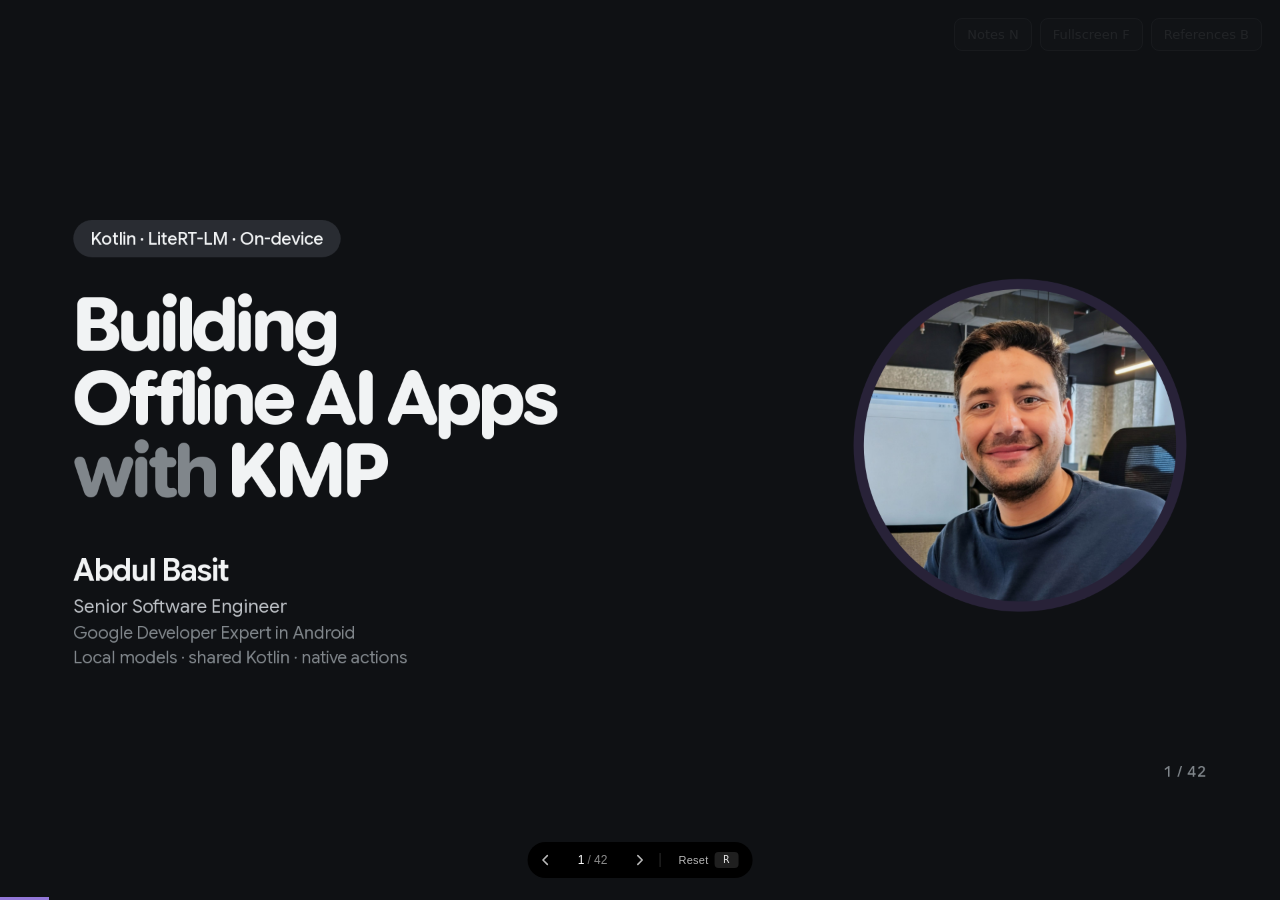
<file: docs/talk/index.html>
<!DOCTYPE html>

<html lang="en">
<head>
<meta charset="utf-8"/>
<meta content="width=device-width, initial-scale=1" name="viewport"/>
<title>Offline AI with Kotlin Multiplatform — Abdul Basit</title>
<link href="assets/favicon.svg" rel="icon" type="image/svg+xml"/>
<link href="assets/fonts.css" rel="preconnect"/>
<link href="assets/fonts.css" rel="stylesheet"/>
<script src="deck-stage.js"></script>
<script id="speaker-notes" type="application/json">["0:00–0:30\n\nToday we will run a language model on a phone, connect it to a KMP app, and trace a device action from the user request to native execution. We will start with the model choices, then read the Android and Swift code, and finish with one observable offline action.\n\nTransition → Begin with the familiar cloud request path.", "0:30–1:15\n\nMany AI features follow this familiar cloud-backed pattern. The app sends a request to a remote model and receives its answer over the network. Depending on the app, the input could be a question, photo or voice note. Trace the outward arrow, then the return arrow. This inference path depends on connectivity and a remote service, and the request leaves the phone for processing. Model execution adds its own time too.\n\nPresenter cue: Keep this to the diagram and network dependency; explain the reasons for moving it on the next slide.\n\nSource: https://developers.google.com/edge/litert-lm/overview\n\nTransition → Why would we move that inference step onto the phone?", "1:15–2:15\n\nImagine opening a useful feature on a train or flight and still being able to use it. That is the availability reason for local inference after model setup. A second reason is a deliberate data boundary: this inference request need not be uploaded to a cloud model. Third, removing the network hop can help responsiveness. Fourth, this path avoids hosted-model request charges.\n\nThose are reasons to evaluate local inference, not automatic wins. We pay in downloads, storage, runtime RAM, compute, battery and heat, and the chosen model must still pass the task. Local inference alone does not make the whole app private or compliant. Device generation can be slower, and fresh online facts may still require another architecture.\n\nPresenter cue: Lead with the use case, then point to the four reasons. Do not promise instant inference or zero total cost.\n\nSource: https://developers.google.com/edge/litert-lm/overview\n\nTransition → Which model capabilities can an app choose?", "2:15–3:15\n\nChoose the job first. A text instruction model can draft or extract. A multimodal model accepts other input types, such as images or audio, if the app implements that pipeline. A tool specialist focuses on selecting functions and arguments. Base models learn continuation; instruct models receive further training to follow requests. The examples shown illustrate those roles; they are not a list of verified demo artifacts.\n\nIf asked: Base and instruction tuning are another axis. A base model is trained to continue its inputs. An instruct model receives further training to respond to requests such as “extract these tasks.” Input type, tuning and specialization can overlap in one model. They are not mutually exclusive boxes or consequences of parameter count.\n\nThese are model-family examples, not a claim that each artifact was loaded or measured in our demo. Local AI also includes embedding, classification, vision and speech models; this talk focuses on generative models and app integration, not implementing every task family.\n\nSources: https://huggingface.co/google/gemma-3-1b-it ; https://gemma.ai/models/gemma-4/model-card/ ; https://gemma.ai/models/functiongemma/model-card/\n\nTransition → What model families and sizes could we evaluate?", "3:15–4:15\n\nUse this table as a shortlist, not a catalogue to memorize. Gemma is one option among compact model families. M means million parameters and B means billion; those counts are not download sizes. Input support also differs: for example, Gemma 3’s smaller variants are text-only, while 4B adds image input.\n\nFor our KMP app, choose a supported export that passes the feature’s task. The same engine API can load different supported exports, but a swap can change the tokenizer, chat template, input types or tool protocol. Check those before treating a new download as interchangeable.\n\nPresenter cue: Let attendees scan the rows. Do not read every size aloud or imply that all listed variants ran in this app.\n\nIf asked: Gemma 3n E2B/E4B use effective-size naming, which differs from total stored parameter count. FunctionGemma specializes in tool use and has its own protocol. Gemini Nano and Apple Foundation Models are system-model routes with different APIs and availability from this app-managed runtime.\n\nSources: https://gemma.ai/models/gemma-3/ ; https://huggingface.co/Qwen/Qwen3-0.6B ; https://huggingface.co/Qwen/Qwen3-1.7B ; https://huggingface.co/meta-llama/Llama-3.2-1B-Instruct ; https://huggingface.co/HuggingFaceTB/SmolLM2-1.7B-Instruct\n\nTransition → What do the labels on one model actually mean?", "4:15–5:15\n\nRead Gemma 3, 1B, and IT separately. Gemma 3 names the model family/generation. 1B means approximately one billion numerical parameters learned during training. IT means instruction-tuned. 270M means approximately 270 million parameters. A parameter count is not a download size, a speed benchmark, or a guarantee of quality.\n\nA converted artifact may also carry a precision label. That describes how stored numerical values are represented. The same parameter count at different precisions can have different weight-storage budgets. Check the exact artifact and runtime rather than guessing from a family name.\n\nIf asked: A context-window number is different again: it counts how many tokens can be considered during generation, not parameters or bits. We will see tokens after quantization. Some model names report effective rather than total parameters, so treat the simple 1B example as an introduction, not a parser for every model name.\n\nSources: official Gemma 3 artifact card; https://huggingface.co/docs/transformers/quantization/concept_guide\n\nTransition → How many bits store each numerical value?", "5:15–6:00\n\nFor model storage, the useful consequence is the number of codes per weight. Four bits provide 16 possible codes. Eight bits make one byte, so two packed 4-bit weight codes can fit in a byte before scales, metadata and alignment. Those codes represent approximate levels; the original floating-point weights are not simply chopped into decimal digits. FP16, INT8 and INT4 name different numerical representations, not different parameter counts.\n\nPresenter cue: Spend at most 45 seconds here. Establish the byte calculation, then demonstrate the approximation on the quantization slide.\n\nSource: https://developers.google.com/edge/litert/models/post_training_quantization\n\nTransition → How do we map a learned value to one of those smaller codes?", "6:00–7:30\n\nFor a smaller toy example, use 2 bits, which give four codes. Map them to 0.00, 0.25, 0.50 and 0.75. A weight of 0.73 is approximated by 0.75, introducing +0.02 error. Quantization changes representation precision; it does not remove parameters. This is intuition, not the exact algorithm used by a particular Gemma artifact.\n\nNow multiply. One billion weights times four bits is four billion bits. Divide by eight bits per byte to get half a billion bytes: 0.5 decimal GB of idealized INT4 weight payload. FP16 and INT8 give 2.0 and 1.0 GB respectively under the same simplified assumptions.\n\nReal files add scales, metadata and other tensors, and may mix precisions. Runtime RAM also includes caches, buffers and activations. A 0.5 GB weight payload does not mean the app fits into 0.5 GB RAM. Lower precision can affect quality, and hardware/kernel support determines speed. Re-test the actual task on the actual artifact and device.\n\nSources: https://developers.google.com/edge/litert/quantization/quantization_spec ; https://huggingface.co/docs/transformers/quantization/concept_guide\n\nTransition → How do those saved weights produce text?", "7:30–9:15\n\nSaved weights were learned during training. Inference uses them with a prompt; a supplied fact changes the current context, not the saved weights. A tokenizer splits text into pieces and maps them to IDs. Tokens may be words, parts of words or punctuation; exact splits depend on the tokenizer. Prefill processes the supplied instructions, note and included history. At each decode step the model scores possible next tokens; the runtime selects one, appends it and repeats until a stop condition or output limit. Sampling can make successive runs differ.\n\nInstructions, input, history and the growing response share a context budget. More context can mean more prefill time and runtime memory. The app chooses what to include and leaves response headroom. Decoded chunks can stream into shared UI state through Kotlin Flow; a chunk need not equal one token.\n\n\nIf asked: Current shared defaults reserve 768 estimated output tokens from a 4096 baseline, leaving 3328 estimated input tokens. History preparation subtracts system/current-message estimates. Counts are heuristic, not the actual artifact tokenizer. iOS native capacity is not explicitly the same Android setting.\n\nSources: PromptBuilder.kt in the current local working tree; https://huggingface.co/docs/transformers/llm_tutorial\n\nTransition → Which runtime handles this generation on our phones?", "9:15–10:30\n\nLiteRT is the layer that executes converted model computation on the selected device backend. LiteRT-LM adds the language-model orchestration: model resources, tokenization, prefill and decode through LiteRT, conversation management and streamed text. Our KMP app supplies the prompts and decides what the generated response means for the product. Keeping those layers distinct explains why choosing a model file and choosing a runtime library are separate decisions.\n\nYou may also recognize MediaPipe’s LLM Inference API from older examples. That specific API is now maintenance-only; Google recommends migrating it to LiteRT-LM. This does not mean all MediaPipe tasks are retired. This repository already uses LiteRT-LM: Kotlin on Android and a Swift bridge on iOS. Gemma is the model family, LiteRT-LM is the runtime, and KMP shares the application behavior.\n\nSources: https://developers.google.com/edge/litert-lm/overview ; https://developers.google.com/edge/mediapipe/solutions/genai/llm_inference ; current platform adapters.\n\nTransition → Which model file should we give that runtime?", "10:30–11:45\n\nA model family and precision still do not tell us which file to download. A .litertlm bundle packages converted model components, weights, a tokenizer and metadata for LiteRT-LM. Start with a compatible pre-converted export for the runtime we chose.\n\nOlder MediaPipe LLM examples often use .task bundles. Some LiteRT-LM paths also recognize these, so do not treat the suffix as a complete support matrix. Renaming a file does not convert its contents.\n\nFor KMP, a compatible bundle can be reused on Android and iOS. The native runtime libraries and initialization remain platform-specific. Match the export to both runtime versions and chosen backends.\n\nIf asked: Both pinned native format detectors recognize .task, .litertlm and .tflite. Recognition alone does not establish operator, tokenizer, modality or memory compatibility. INT4 is a numerical representation, while .litertlm is a container format. This talk does not claim a particular bundle was physically verified on every platform. GGUF or Safetensors downloads are not direct substitutes for these adapters; obtain a supported conversion.\n\nSources: https://developers.google.com/edge/litert-lm/file_builder ; https://raw.githubusercontent.com/google-ai-edge/LiteRT-LM/v0.14.0/runtime/util/file_format_util.cc ; https://raw.githubusercontent.com/google-ai-edge/LiteRT-LM/v0.13.1/runtime/util/file_format_util.cc\n\nTransition → The bundle is shared data. How do we share the application code while keeping the native engines?", "11:45–13:00\n\nKMP shares the behavior around the model: Compose UI, prompts, state, parsing, argument checks and routing. The GemmaInference contract is in commonMain. Both platforms provide a Kotlin actual adapter.\n\nAndroid calls LiteRT-LM's Kotlin SDK. iOS connects its Kotlin adapter to Swift through notifications. Both adapters turn native runtime output into Kotlin Flow. Keep the focus here on ownership and boundaries; the startup-policy slide explains initialization after we see the shared API. Tool selection follows this demo's shared prompted-JSON route on both platforms.\n\nThe same clipboard tool can share its name, arguments and routing while Android uses ClipboardManager and iOS uses UIPasteboard. Lifecycle, permissions and hardware still need platform-specific implementation and tests.\n\n\nSources:\nLocal working tree: corresponding project source files.\nSources: current local working tree, reviewed for this revision.\ncomposeApp/src/androidMain/kotlin/org/abma/offlinelai_kmp/inference/GemmaInference.android.kt\ncomposeApp/src/iosMain/kotlin/org/abma/offlinelai_kmp/inference/GemmaInference.ios.kt\niosApp/iosApp/InferenceBridge.swift\n\nTransition → Read the common Kotlin boundary first.", "13:00–14:15\n\nThe shared app sees a small Kotlin boundary: load a compatible local artifact, then collect decoded text chunks through Flow. The expect declaration defines the shared contract; each actual implementation connects to its native runtime.\n\nOn Android, callbacks from the Kotlin SDK are forwarded into the Flow. On iOS, the Swift bridge forwards native stream events to the Kotlin adapter, which emits into the same shared Flow. That lets the shared ViewModel update the answer without knowing which native API produced the text. This excerpt is abridged; lifecycle and error handling stay in the implementations.\n\n\nIf asked: The current main chat uses generateConversationResponse to pass system instructions, history and the user prompt as structured roles. The full API also includes updateConfig, generateResponseWithHistory, isModelLoaded, getLoadingProgress and close. Android applies sampler settings. This iOS bridge intentionally uses native sampler defaults. Both current load paths await native initialization, and both forward cancellation/close. These are source-level facts, not a completed physical-device benchmark.\n\nSources: current local working tree, GemmaInference.kt, GemmaInference.android.kt, GemmaInference.ios.kt and iosApp/iosApp/InferenceBridge.swift.\n\nTransition → Now follow loadModel into each native engine.", "14:15–15:45\n\nThe common loadModel method reaches these native initialization paths. Android constructs EngineConfig with the model path, selected backend and cache directory, creates Engine, and calls initialize. The helper is invoked with GPU first and CPU if GPU initialization fails. Swift constructs its EngineConfig with the same kind of model path and cache location, chooses GPU, creates Engine, and awaits initialize.\n\nBoth load paths wait for native initialization before reporting ready. Sharing a signature does not establish equal backend support, loading cost or latency. Provision the artifact first and measure initialization, first visible text and completion separately.\n\nPresenter cue: Trace modelPath → config → Engine → initialize on both sides. The snippets are source-derived abridgements; Android token/image limits and error checks are omitted for readability. The full Android EngineConfig is near207–218, initialization immediately after it; Swift initialization is near181–190 in the reviewed working tree.\n\nSources: GemmaInference.android.kt ; iosApp/iosApp/InferenceBridge.swift.\n\nTransition → The engine is loaded. Let’s send the first system and user prompt through our shared Kotlin API.", "15:45–17:00\n\nThe engine is ready. Now use the shared Kotlin API to send a real request. The system instructions set the tutor role and a two-sentence response constraint. The user message asks what changes when the model is quantized from FP16 to INT4. We pass empty history because this is a first turn.\n\nThe adapters preserve these as system and user roles; we do not manually concatenate special model-token markers here. The selected model’s conversation format still matters. The system instruction guides generation; it does not guarantee that the response follows every constraint.\n\ncollect receives decoded text chunks, and answer accumulates them. This is the low-level chunk stream. Later, our shared use case wraps it in cumulative Streaming, Complete and Error results for the ViewModel. That later partialResponse must replace displayed text, rather than be appended again.\n\nPresenter cue: Trace systemPrompt, history and userPrompt, then the highlighted question into collect. The model is already loaded, inference is the shared GemmaInference instance, and this code runs inside a coroutine. This is an illustrative request using the existing API, not a captured model output. UI-state updates and error handling are omitted.\n\nSources: composeApp/src/commonMain/kotlin/org/abma/offlinelai_kmp/inference/GemmaInference.kt ; Android and iOS GemmaInference actual implementations.\n\nTransition → A prompt can ask the model to explain a concept. What if the question needs information the model does not have, such as today’s weather?", "17:00–17:45\n\nThink of tools as the model’s eyes and ears: a connection to information outside its training, through APIs, device sensors or app data. Function calling means the model requests a named function with arguments. Our application executes it and can return the result. Tools can also perform actions. Let’s start with a read: today’s weather.\n\nPresenter cue: Pause on the section heading, then explain the metaphor. The model does not gain automatic access to the internet or sensors; the app must provide and execute the tool.\n\nSource: https://ai.google.dev/gemini-api/docs/function-calling\n\nTransition → A weather question makes the need for an external tool concrete.", "17:45–19:15\n\nAsk: what is the weather in Riyadh today? Model weights alone are not a live weather feed. Function calling lets the model request information from a function the app has described.\n\nThe tool contract names get_weather, describes current conditions and requires a location string. The model proposes Riyadh as the location; it has not fetched anything yet. The app validates the argument, calls a weather provider, and sends the result back. Only then can the model compose an answer from that fresh result.\n\nThe displayed 26°C and sunny are mock values for teaching, not today’s observation or a captured response. This app does not implement the weather tool.\n\nPresenter cue: Trace contract → proposed call → provider lookup → returned result → model answer. Emphasize that the application performs the external call.\n\nIf asked: Google’s Gemini guide illustrates weather function calling. Provider APIs differ in exact schema and result messages; the slide’s function syntax is conceptual. A production lookup also needs location disambiguation, units, errors and an observation time. Do not silently turn provider failure into invented weather. A fresh data source is separate from model training.\n\nSource: https://ai.google.dev/gemini-api/docs/function-calling\n\nDiagram credit: Google Gemini API documentation, https://ai.google.dev/gemini-api/docs/function-calling . The supplied original diagram illustrates the general function-call flow, not a weather-specific API. Image licensed under the documentation’s stated terms; attribution retained here and in the slide caption.\n\nTransition → Keep function calling, move inference locally, and change from remote weather to a device flashlight action.\nDiagram note: The main sequence is a presentation-width adaptation of the tool branch in Google’s general diagram. Google’s unmodified original is preserved on reference 32. The optional direct-answer/extra-function branches are in that original; this slide traces the weather lookup branch only.\n", "19:15–20:45\n\nMove the inference step onto the phone. The contract, proposed call and app-owned execution remain the same idea, but today’s live weather would still require a network-backed tool. We now switch to a local device action: turn off the flashlight.\n\nRead the complete small request. The system instructions describe toggle_torch and its required Boolean enable argument, then define the response format. History is empty. The user asks OFF, so the illustrative expected proposal contains enable=false. No native code has run yet.\n\nPresenter cue: Point to SYSTEM, then USER, then the expected proposal. Do not read every instruction aloud. Tool instructions accompany the app’s default-persona chat generations; they are not learned permanently by the model.\n\nIf asked: This is a self-contained teaching request, not a raw app capture. The companion complete-tool-request.md contains the source-derived full nine-tool default prompt. The actual builder combines persona, optional pinned context and tool descriptions, then sends system text, prepared history and user text separately. Specialized/custom personas and standalone extraction workflows use different prompts. A cached weather report must show its observation time and may be stale.\n\nSources: ToolPrompt.kt; ChatViewModel.kt currentCombinedSystemPrompt; PromptBuilder.kt; GenerateResponseUseCase.kt; complete-tool-request.md.\n\nTransition → Where does this tool contract come from in our application code?", "20:45–21:45\n\nThis is the actual createDefaultToolRegistry function, containing nine application-owned handlers. The registry is the set of actions the app chooses to expose; the model does not discover Kotlin functions on its own.\n\nEach handler owns a ToolSpec describing its name, purpose and arguments. The shared prompt builder reads those definitions so the model can propose a known tool name. The registry then looks up that name and delegates to the corresponding handler. The handler is responsible for its implemented checks and native effect.\n\nPresenter cue: Point to ToggleTorchTool, then CopyToClipboardTool. This is our application registry, not the SDK ToolSet registration shown later. Leave the detailed execution code for the next slide.\n\nSources: composeApp/src/commonMain/kotlin/org/abma/offlinelai_kmp/tools/Tooling.kt ; ToolPrompt.kt ; ChatViewModel.kt.\n\nTransition → Of these registered handlers, let’s implement the clipboard action we will demonstrate.", "21:45–23:30\n\nOf the registered handlers, let’s implement the clipboard action we will demonstrate. The right-hand ToolSpec gives the model the name copy_to_clipboard and a required text argument. Its description and schema are abridged here; the full source also describes the parameter. This is our application contract, not SDK ToolSet registration.\n\nOn the left, execute reads the argument and reports a missing value before attempting the native call. The highlighted line is the KMP boundary: common code calls AppActionsProvider.copyToClipboard, and each actual implementation handles its platform. Android uses ClipboardManager and ClipData; iOS uses UIPasteboard. Both actual implementations are Kotlin and run withContext(Dispatchers.Main). Their surrounding try/catch and Android clipboard-service lookup are omitted from the small native excerpts.\n\nTo add another tool, implement ToolHandler, define its ToolSpec, implement the shared checks and effect, and add it to createDefaultToolRegistry. When a new platform effect is required, add the expect/actual boundary for it. Existing platform effects can be reused.\n\nPresenter cue: Read the tool name and text argument, then trace the highlighted call to both native snippets. str is a project helper, not a kotlinx.serialization API. It uses JsonPrimitive.contentOrNull, so this current clipboard handler also accepts numeric/Boolean primitive content and does not reject extra keys or empty strings. Do not describe it as strict schema enforcement. A true result means the native call completed without a caught exception, not an independent clipboard readback. The live paste will verify the effect.\n\nSources: composeApp/src/commonMain/kotlin/org/abma/offlinelai_kmp/tools/Tooling.kt ; AppActionsProvider.kt ; composeApp/src/androidMain/kotlin/org/abma/offlinelai_kmp/tools/AppActionsProvider.android.kt ; composeApp/src/iosMain/kotlin/org/abma/offlinelai_kmp/tools/AppActionsProvider.ios.kt.\n\nTransition → That is the device effect. Now return to the loaded model and see how the same tool prompt is sent on each platform.", "23:30–25:30\n\nNow the variables have a concrete meaning: systemPrompt contains the tool instructions we just read, and userPrompt asks to turn the flashlight off. The loaded engine is already available. These are shortened new-conversation excerpts, with empty history.\n\nOn Android, ConversationConfig receives systemInstruction. The conversation accepts the user message separately and produces text through a callback. On iOS, the Swift config receives a system Message; sendMessageStream emits chunks. Our postToken helper forwards those chunks through notifications into Kotlin Flow.\n\nBoth return generated text to shared Kotlin. The shared parser extracts a proposed call, and its handler validates it before a native action. Neither excerpt registers SDK tools or automatically executes a flashlight function.\n\nIf asked: The snippets use shorter local names and assume a nonblank systemPrompt. The actual Android callback extracts Content.Text, calls trySend and handles completion/errors within callbackFlow. Swift postToken is a project helper, not a LiteRT-LM API. Real history, sampler configuration, cancellation and cleanup are omitted here; the earlier startup slide and source code cover those concerns. Swift also exposes native tool APIs. Both current platforms choose the shared prompting route.\n\nSources: GemmaInference.android.kt generateConversationResponse; iosApp/iosApp/InferenceBridge.swift; GemmaInference.ios.kt callbackFlow bridge.\n\nTransition → How does that native text stream update shared UI state, and when is a tool proposal ready to dispatch?", "25:30–27:00\n\nThe native APIs stream text, but the UI needs more than an ever-growing string. Our shared use case exposes three sealed results: Streaming, Complete and Error. This is our KMP application API, not the Flutter package’s response types.\n\nFollow the highlighted branch. partialResponse already contains the full text received so far, so updateStreamingMessage replaces the displayed content. Adding it with += would repeat earlier prefixes. When the flow emits Complete, the ViewModel either handles the parsed tool proposal or finishes an ordinary answer. Errors have a separate branch. The when expression is exhaustive because all result types are covered.\n\nPresenter cue: Start with the highlighted two lines, then point to completion and error. The surrounding coroutine, history trimming, tool allowlist and live metrics are omitted. Nested result classes are imported for short names, and combinedSystemPrompt is shortened to systemPrompt. The real use case accumulates native chunks before emitting cumulative Streaming results. It extracts a tool proposal only after generation ends.\n\nSources: composeApp/src/commonMain/kotlin/org/abma/offlinelai_kmp/ui/viewmodel/ChatViewModel.kt:628–654 ; composeApp/src/commonMain/kotlin/org/abma/offlinelai_kmp/domain/usecase/GenerateResponseUseCase.kt:20–39,85–120.\n\nTransition → The preceding code uses our prompted proposal format. What can the Android SDK handle for us instead?", "27:00–28:30\n\nSDK means Software Development Kit: the runtime library and APIs we integrate into our application. Google AI Edge LiteRT-LM’s Kotlin SDK can derive a tool contract from a ToolSet’s annotated Kotlin functions. @Tool supplies a description; @ToolParam supplies the parameter description; Kotlin’s function name and parameter type supply their corresponding contract information. The example deliberately calls the function toggle_torch to match that exposed name.\n\nPresenter cue: The left snippet is an illustrative integration option. Its injected run callback represents app-owned native work and status reporting; torchTools must be instantiated with that implementation. This is not code already wired into our demo. Engine creation, callback implementation and initialization are omitted. Calls that block belong off the UI thread.\n\nThe right snippet registers that instance with tools=listOf(tool(torchTools)). automaticToolCalling=false selects manual handling, so the application can inspect reply.toolCalls and apply its checks before dispatch. In automatic mode, the SDK invokes registered functions and returns their results to the model. Manual handling must submit results if another model turn should continue. Neither route establishes intent or permissions.\n\nIf asked — app wiring and integration details: Our current Android AND iOS chat implementations instead use the preceding prompted-proposal route. iOS prompting is an app choice; Swift also exposes native tool APIs. SDK tool calls use Map<String,Any?> arguments, while our shared handlers use JsonObject, so normalization is required to reuse those checks. Use a compatible tool-capable artifact/template and pin versions.\n\nSources: https://raw.githubusercontent.com/google-ai-edge/LiteRT-LM/v0.14.0/kotlin/java/com/google/ai/edge/litertlm/Tool.kt ; https://raw.githubusercontent.com/google-ai-edge/LiteRT-LM/v0.14.0/kotlin/java/com/google/ai/edge/litertlm/Config.kt ; pinned v0.14.0 Kotlin getting_started.md; current local app code.\n\nTransition → What implementation decisions should we carry into our own KMP feature?", "28:30–30:00\n\nThree implementation lessons are worth taking away. First, distinguish deltas from snapshots. The native stream sends chunks that our use case appends. Its Streaming result carries cumulative partialResponse, so the ViewModel replaces the displayed content. Confusing those contracts would duplicate text.\n\nSecond, specify startup policy per platform. This Android implementation tries GPU, then CPU if initialization fails, and attempts warm-up separately. The current iOS bridge initializes on GPU. Both load paths wait for initialization. The common loadModel signature does not choose these policies for us.\n\nThird, choose the tool protocol deliberately. Our current Android and iOS chat paths use the shared prompted proposal envelope. SDK tool APIs are another route, not code automatically enabled by registering our application handlers. SDK tool-call arguments need normalization before these JsonObject-based handlers can be reused. Keep one application-facing contract and adapt the protocol at its boundary.\n\nPresenter cue: These are lessons from inspecting the implementation, not invented stories about crashes, measured speedups or production incidents. Point back to the exact code just shown rather than introducing another architecture diagram. A valid envelope still does not establish semantic intent; for example, a Boolean can be correctly typed while contradicting a negated user request. Native permissions, hardware and input checks still belong to the application.\n\nSources: GenerateResponseUseCase.kt and ChatViewModel.kt for delta/cumulative behavior; GemmaInference.android.kt and iosApp/iosApp/InferenceBridge.swift for initialization; ToolPrompt.kt, Tooling.kt and pinned LiteRT-LM Kotlin Tool.kt/Config.kt for tool protocols.\n\nTransition → Let’s use this exact clipboard tool on the phone and verify the native effect.", "30:00–35:00\n\nWe have seen the clipboard handler and both native effects. Now use the ordinary request on the slide: Copy 'Hello from offline AI' to my clipboard. The model has already been loaded, airplane mode is on, and Wi-Fi is off.\n\nBefore typing, tell attendees what to watch: the generated copy_to_clipboard proposal, the app’s reported result, and finally the exact phrase pasted into an empty local text field on the phone. The generated proposal asks for an action; the device API carries it out. Pasting verifies the visible native effect. The model merely printing 'Copied!' would not establish that effect.\n\nPresenter cues — preparation, not spoken script:\nName the actual rehearsed artifact filename/precision, backend and phone. Provision and load the model before disconnecting. Mirror by USB without tethering. With scrcpy, use --no-clipboard-autosync. Type and long-press Paste on the phone rather than using a laptop paste shortcut. Clear the destination field first. This is an offline clipboard action, not a fresh-weather demonstration.\n\nIllustrative expected proposal, not a captured model result: <<{\"tool\":\"copy_to_clipboard\",\"arguments\":{\"text\":\"Hello from offline AI\"}}>>.\n\nPlan four minutes for the demonstration and one minute for interaction or recovery. If generation fails, show the actual failure and trace the source code; do not pretend an illustrative output came from that run. Do not spend the reserve retrying repeatedly. Stop retries by 34:15, open the resources/Q&A page by 35:00, and finish at 40:00. If the run finishes early, begin questions.\n\nTransition → Keep these three takeaways and the repository QR visible while we take questions.", "35:00–40:00 | Q&A\n\nChoose a compatible model bundle, share application logic in Kotlin, and adapt native inference per platform. Those are the three steps to reproduce the feature we traced today. The repository contains the shared prompt and use case, tool handlers, and Android/iOS adapters. Let’s take questions.\n\nPresenter cue: Recap in about 20 seconds while opening Q&A. Keep the three takeaways and project QR visible. The source is ToolPrompt.kt for instructions, GenerateResponseUseCase.kt for streaming/proposal extraction, Tooling.kt for handlers, and the native inference/AppActionsProvider actuals for platform behavior. Name the actual demonstrated artifact, backend and phone if asked about reproduction. Begin questions at 35:00; finish at 40:00. Optional references begin at 27.\n\nSource: https://github.com/SEAbdulbasit/OfflineAI-KMP", "OPTIONAL REFERENCE — outside the timed forward talk\n\nHere is the useful feature: turn a short meeting note into a draft the user can inspect. The screenshot is our real iOS-simulator input screen before inference. It is UI evidence only; it is not a captured successful model response. The separate draft is illustrative expected output.\n\nSara will update the slides, but no deadline was agreed. We want that task, owner Sara, and deadline null. We do not want to infer a deadline from another person's sentence or turn a casual discussion into a commitment. That small, checkable transformation is our running example.\n\n\n\n\nSources: workshop/visuals/ios-notes-source.jpg; DemoSamples.kt in the current local project.", "OPTIONAL REFERENCE — outside the timed forward talk\n\nRead the two fictional commitments. Ask whose task has Friday as a deadline. Sara owns the slide update; no deadline was agreed for that task. Omar owns the Android recording with Friday as its deadline.\n\nThe right side is one illustrative expected item, not a captured model result and not the complete response. The app expects an items array. Keep task and evidence as exact source substrings; keep absent deadline null. The original sample includes further commitments and discussion, omitted here to focus the example.\n\nThe parser checks that evidence occurs in the source, that task occurs in the evidence, and that non-null owner and deadline occur there too. This can reject unsupported fields, but an overly broad evidence span can still contain the wrong person’s deadline. Exact matches do not establish semantic attribution or whether a statement is a commitment. Keep the review step and evaluate those cases explicitly.\n\n\nSources: DemoSamples.kt notesPrompt and parseNotes, DemoScreen.kt Action Items to Review.", "OPTIONAL REFERENCE — outside the timed forward talk\n\nThis is a second narrow feature: answer only from a supplied local reference. The fictional workshop section has ID venue and says the workshop is in Room Cedar on level 2. The prompt includes the sections directly. There is no embedding pipeline, vector database, PDF ingestion or implemented retrieval system in this demo.\n\nFor the location question, an expected response names the known section and copies an exact quote. For a Wi-Fi password question, no supplied section contains that information, so the expected response is null/null. These examples are teaching outputs, not measured model results.\n\nIf asked — parser details: parseFaq checks that the sourceId exists and the quote is a nonblank exact substring of that section. It also handles null/null as no answer. Those checks do not prove the quote answers the question: a model can select a real but irrelevant sentence. Evaluate supported, unsupported and irrelevant-quote cases separately.\n\n\n\n\nSources: DemoSamples.kt sections, faqPrompt and parseFaq; DemoController.kt.", "OPTIONAL REFERENCE — outside the timed forward talk\n\nKeep the same flashlight feature while testing three different things. First a requested action: “Turn off the flashlight” should produce enable=false, and the native effect must be inspected. Second a no-action case: “Do not change the flashlight” should not dispatch a tool at all. Third invalid arguments: a quoted Boolean or extra key must be rejected before native execution.\n\nThese are expected test cases, not a claimed model pass rate. Check selection and intent, argument validation, and the actual device outcome separately. A valid JSON shape or generated success message proves only part of the chain.\n\nRecord the exact artifact, runtime, backend and phone. Measure cold load, first visible chunk and total completion separately. A Boolean argument passing validation does not establish hardware success.\n\nIf asked: The note-extraction workflow needs its own cases for commitments, missing fields and unrelated deadlines. That is a different task’s test set; do not switch examples while explaining the tool-call tests here.\n\nSources: ToggleTorchTool in Tooling.kt; ToggleTorchToolTest.kt; current metrics and platform tool adapters.", "OPTIONAL REFERENCE — outside the timed forward talk\n\nWalk the audience through the actual recovery paths. Model readiness is checked before running; the model-required UI guides the user to Settings. The workflow preserves its input. A new run clears the previous result, and failed validation shows an error rather than a new validated result. Raw generated text remains available for inspection. The user can shorten or edit the input and retry.\n\nA rejected torch argument is a separate boundary: it produces an invalid-request tool result before native execution. Do not generalize this strict guard to every tool; clipboard parsing is currently simpler.\n\nCancellation produces “Generation stopped. You can edit the input and try again.” The controller releases the generation slot and restores its non-running state. This slide describes implemented branches, not a claimed set of observed model failures. A complete manual alternative is a recommended product extension.\n\n\nSources: current DemoController.kt, DemoScreen.kt and Tooling.kt.", "BACKUP — Google’s original function-calling diagram\n\nThis is Google’s unmodified general diagram from its Gemini API guide, not a weather-specific diagram. The main weather slide uses a wide, weather-labelled adaptation so the arrows and text are readable on a presentation screen. In the original, Gemini may answer directly, propose a function, or continue with another function after receiving a result. The application executes functions.\n\nSource: https://ai.google.dev/gemini-api/docs/function-calling\nImage: https://www.gstatic.com/cloud-cms/6fae8435a773b720d5db0c8746efb318.png\n", "OPTIONAL REFERENCE — outside the timed forward talk\n\nBACKUP — App-owned execution responsibilities\n\nOnly step two belongs to the model. First, the app describes its tools in the prompt; the model does not discover Kotlin functions by itself. Second, the model proposes a name and arguments. Third, the registry checks the name and the registered handler checks its inputs. Our torch handler requires a JSON Boolean and exactly the allowed key. Validation strength is handler-specific; the clipboard handler currently uses simpler extraction.\n\nA schema in a prompt does not enforce those rules or establish intent. Fourth, the native API runs subject to permissions and hardware. Fifth, the app reports the actual API result or error.\n\nThis app displays the result directly. Feeding it into another model turn would require loop limits, state and recovery handling.\n\n\nSources:\nhttps://gemma.ai/models/functiongemma/formatting/\nLocal working tree: see the corresponding project source file.", "OPTIONAL REFERENCE — outside the timed forward talk\n\nBACKUP — iOS Swift Bridge (iosApp/iosApp/InferenceBridge.swift)\n\nThis is the Swift side behind the same `Flow<String>` contract. `InferenceBridge` creates a LiteRT-LM conversation, loops over `conversation.sendMessageStream(message)`, and calls our helper `postToken(chunk.toString)`.\n\n`postToken` is a project helper—not a LiteRT-LM API—that posts `GemmaTokenResponse` via `NotificationCenter`, which `GemmaInference.ios.kt` observes inside `callbackFlow`.\n\nCurrent lifecycle: Kotlin loadModel resolves the artifact and waits for GemmaLoadDone or GemmaLoadError from Swift native initialization. Unfinished collection cancellation posts GemmaCancelRequest, and close posts GemmaCloseRequest. Swift cancels the active conversation/task and clears its engine reference on close. Kotlin includes sampling values in the generation payload, but Swift intentionally leaves samplerConfig nil and uses the model/runtime defaults. The bridge now creates a structured conversation with system/history messages. Native tool APIs also exist in the local Swift wrapper, but this app does not register them: it prompts for custom JSON and routes the parsed proposal through shared handlers. Describe these implemented paths separately from physical-device verification.\n\nSources:\nLocal working tree: corresponding project source file.\nLocal working tree: corresponding project source file.\nhttps://developers.google.com/edge/litert-lm/swift", "OPTIONAL REFERENCE — outside the timed forward talk\n\nBACKUP — Structured Text Draft (DemoSamples.kt)\n\nHere's the expected JSON shape behind our note-to-action-items demo in `DemoSamples.kt`. The fictional rehearsal note has Sara (no deadline), Omar (Friday), Lina (Thursday), plus a dark-theme discussion with no commitment.\n\n`notesPrompt` asks for JSON, null for missing fields, and an exact evidence sentence copied from the note. The parser uses ignoreUnknownKeys=false to reject unknown fields; that is parser configuration, not prompt enforcement. `parseNotes` verifies the JSON shape and checks that each supplied task, owner and deadline matches text inside its evidence, and that `evidence` appears verbatim in the source note.\n\nSources:\nLocal working tree: corresponding project source file.", "OPTIONAL REFERENCE — outside the timed forward talk\n\nBACKUP — Source Checks vs. Meaning (DemoSamples.kt & DemoSamplesTest.kt)\n\nDeterministic substring checks catch a lot, but not everything.\n- Sara + `null` passes and is a real commitment.\n- Sara + `Friday` is rejected *if* the evidence is Sara's own sentence (because \"Friday\" isn't in it)—though a multi-sentence evidence span could still smuggle in Omar's Friday.\n- The dark-theme sentence passes substring checks because the words are really in the note, even though nobody committed to building it.\n\nThat's why `DemoSamplesTest.kt` explicitly documents this boundary: deterministic checks verify grounding in text, not semantic intent.\n\nSources:\nLocal working tree: corresponding project source file.\nLocal working tree: corresponding project source file.", "OPTIONAL REFERENCE — outside the timed forward talk\n\nBACKUP — Model & Runtime Compatibility\n\nFour things have to line up: exact converted artifact, pinned runtime version, chat template/input types, and device RAM + context budget + license.\n\nIn this repo: Kotlin 2.4.0, Compose Multiplatform 1.11.1, Android LiteRT-LM 0.14.0 (`libs.versions.toml`), and iOS `CLiteRTLM.xcframework` 0.13.1 (`LiteRTWrapper/Package.swift`).\n\nIf asked about system models: this app uses an app-managed compatible model artifact through LiteRT-LM. The on-device configurations of Gemini Nano / ML Kit GenAI and Apple's Foundation Models are separate system-model routes; availability, APIs and guarantees differ from this app-managed runtime.\n\nSources:\nhttps://developers.google.com/edge/litert-lm/overview\nhttps://gemma.ai/models/functiongemma/formatting/\nLocal working tree: corresponding project source file.\nLocal working tree: corresponding project source file.", "OPTIONAL REFERENCE — outside the timed forward talk\n\nBACKUP — Model-family examples\n\nGemma 3 1B IT is a compact text-only instruction-tuned example. Gemma 4 E2B also accepts image and audio inputs, so using those capabilities needs a matching artifact, runtime and app input pipeline.\n\nFunctionGemma 270M specializes in tool use and has its own call format. It is not interchangeable with this project's prompted JSON envelope; supporting its protocol needs an appropriate integration.\n\nThese are selection examples, not measured performance results from this app. Start with a compatible artifact that passes task checks on the actual target phone. File size alone does not establish runtime RAM fit.\n\nUse only if asked about model families; return to Q&A.\n\n\n\nSources:\nhttps://gemma.ai/models/gemma-3/\nhttps://gemma.ai/models/gemma-4/model-card/\nhttps://gemma.ai/models/functiongemma/model-card/\nhttps://gemma.ai/models/functiongemma/formatting/", "OPTIONAL REFERENCE — outside the timed forward talk\n\nBACKUP — Local Reference Answers (DemoSamples.kt)\n\nOur second bundled demo is a tiny local FAQ with four short fictional sections (`venue`, `setup`, `offline`, `help`) injected straight into the prompt—no vector database, no embeddings, and no PDF parser.\n\nFor \"Where is the workshop?\", the expected JSON quotes the exact sentence from `[venue]`. For \"What is the Wi-Fi password?\" (which isn't in the reference), it must return `null` for both `sourceId` and `quote`. `parseFaq` checks that `sourceId` exists and the quote appears verbatim in that section—great for small, curated offline references.\n\nA quote existing in the source does not prove it answers the question. Check relevance separately; an unsupported question should produce the null response rather than an invented answer.\n\nSources:\nLocal working tree: corresponding project source file.", "OPTIONAL REFERENCE — outside the timed forward talk\n\nBACKUP — Choosing a bounded task\n\nStart with narrow transformations: extracting fields, classifying short text, or drafting a concise summary. Our note-to-task draft is useful because its fields can be checked against the source. Small local models are not a substitute for fresh external facts or dependable unrestricted multi-step reasoning.\n\nThe tradeoff is a product decision per feature: evaluate task quality, target-device resources and required information. A missing model or a failed generation should leave a usable manual workflow. That is a UX recommendation; the current screenshot shows the app's model-required state. Local and remote features can coexist.\n\n\nSources: the task checks in DemoSamples.kt and Tooling.kt; model cards linked in the model-selection appendix.", "OPTIONAL REFERENCE — outside the timed forward talk\n\nThe common method loads a model on both platforms, but startup policy differs. Android tries GPU, then CPU if initialization fails, and attempts warm-up. This iOS bridge initializes on GPU and preserves native sampler defaults.\n\nBoth current implementations await initialization and forward cancellation and close. Equal method signatures still do not establish equal resource cost or behavior.\n\nDefine the same phases before measuring: artifact provisioned, engine initialized, any warm-up, first visible chunk, then completion. Measure each device rather than comparing unlike phases.\n\n\nIf asked: This is a lesson drawn from the current implementation, not a claim that we observed a particular device failure or speedup. The iOS bridge shown has no Android-style CPU-fallback sequence. Swift samplerConfig is intentionally nil so the model/runtime defaults are used. Both adapters now forward cancel/close; older notes saying otherwise are obsolete.\n\nSources: current local working tree, GemmaInference.android.kt, GemmaInference.ios.kt and iosApp/iosApp/InferenceBridge.swift.", "OPTIONAL REFERENCE — outside the timed forward talk\n\nThese are SDK integration illustrations, not the current app’s image pipeline. The current native initialization and shared chat API are text-only. Adding an image argument alone cannot enable a text-only model or engine.\n\nUse a compatible multimodal .litertlm export. Configure visionBackend with the supported backend before initializing the engine: Backend.GPU() in the pinned Kotlin API, .gpu in Swift. Both snippets assume that work is already complete and imagePath is a readable absolute local path. Resolve or copy picker URIs into an accessible file first. Kotlin also supports Content.ImageBytes(ByteArray); Swift supports .imageData(Data).\n\nAndroid sends Contents containing image and text and collects Flow<Message>. The use block keeps the conversation open until collection completes. Swift sends a Message containing image and text and iterates an AsyncThrowingStream<Message,Error>. Release the Swift conversation when finished; its deinitializer deletes the native handle. Cancel active work and handle errors in production code; these details are omitted here. Neither SDK uses the Flutter-specific TextResponse/ThinkingResponse classes in the reference image. Separate reasoning or tool events require the actual model/API protocol; do not present arbitrary text as a typed reasoning channel.\n\nSources: https://raw.githubusercontent.com/google-ai-edge/LiteRT-LM/v0.14.0/docs/api/kotlin/getting_started.md ; https://raw.githubusercontent.com/google-ai-edge/LiteRT-LM/v0.14.0/kotlin/java/com/google/ai/edge/litertlm/Message.kt ; vendored iosApp/LiteRTWrapper/Sources/LiteRTLM/Message.swift, Conversation.swift and Config.swift.\n\nPresenter cue: Open only if asked about extending beyond text. Highlight the image content line on each platform. Return to Q&A."]</script>
<!--
  Design tokens and shared components live at the top of the <style> block.
  Demo recordings are expected in assets/demo/ — each window shows the exact
  filename and what to record until the file exists.
-->
<style>
/* ==========================================================================
   Building On-Device AI Apps with Flutter & Gemma — design system

   Direction: Google, specifically Material 3 Expressive. Google Sans Flex for
   everything set in type, Google Sans Code for code. Google's four brand
   colours are used SEMANTICALLY — each maps to one idea (a benefit, a demo
   capability) and holds that meaning for the whole talk — never as random
   decoration. Section breaks are bold colour fields; content slides sit on a
   dark neutral so demo video, code and device frames carry the contrast.

   Canvas: 1920 × 1080, scaled by deck-stage.js.
   ========================================================================== */

:root {
  /* Neutrals — Google's grey ramp, dark scheme */
  --bg:        #0F1114;
  --surface:   #17191D;
  --surface-2: #1F2227;
  --surface-3: #292C32;
  --outline:   rgba(232, 234, 237, 0.10);
  --outline-2: rgba(232, 234, 237, 0.18);
  --ink:       #F1F3F4;
  --ink-2:     #BDC1C6;
  --ink-3:     #80868B;

  /* Google brand colours, plus their dark-scheme tonal variants */
  --blue:   #4285F4; --blue-hi:   #8AB4F8; --blue-lo:   #1A2A45; --blue-field:   #1A73E8;
  --red:    #EA4335; --red-hi:    #F28B82; --red-lo:    #3B1F1D; --red-field:    #D93025;
  --yellow: #FBBC04; --yellow-hi: #FDD663; --yellow-lo: #3A3116; --yellow-field: #F9AB00;
  --green:  #34A853; --green-hi:  #81C995; --green-lo:  #1A3223; --green-field:  #188038;
  --purple-hi: #C58AF9;

  --r-sm: 20px; --r-md: 32px; --r-lg: 48px; --r-xl: 72px; --r-pill: 999px;

  --font: 'Google Sans Flex', 'Google Sans', system-ui, sans-serif;
  --mono: 'Google Sans Code', ui-monospace, 'SF Mono', Menlo, monospace;
}

* { box-sizing: border-box; }
html, body { margin: 0; background: #000; }
deck-stage { background: var(--bg); }

section {
  background: var(--bg);
  color: var(--ink);
  font-family: var(--font);
  font-optical-sizing: auto;
  -webkit-font-smoothing: antialiased;
  overflow: hidden;
  position: relative;
}

/* ---------- Layout ---------- */
.pad    { position: absolute; inset: 0; padding: 92px 110px 110px; display: flex; flex-direction: column; }
.center { justify-content: center; }
.row    { display: flex; gap: 72px; }
.grow   { flex: 1; min-width: 0; }
.stack  { display: flex; flex-direction: column; }

/* ---------- Type ---------- */
.kicker {
  font-size: 30px; font-weight: 500; letter-spacing: -0.005em;
  color: var(--ink-3); margin: 0 0 22px;
  display: flex; align-items: center; gap: 16px;
}
.kicker .tag { color: var(--ink); }
.d1 { font-size: 184px; line-height: .9;  font-weight: 700; letter-spacing: -0.028em; margin: 0; font-variation-settings: "wdth" 100, "ROND" 100; }
.d2 { font-size: 132px; line-height: .94; font-weight: 700; letter-spacing: -0.026em;  margin: 0; font-variation-settings: "ROND" 100; }
.h1 { font-size: 88px;  line-height: 1;   font-weight: 650; letter-spacing: -0.022em; margin: 0; font-variation-settings: "ROND" 60; }
.h2 { font-size: 64px;  line-height: 1.04; font-weight: 600; letter-spacing: -0.025em; margin: 0; }
.h3 { font-size: 44px;  line-height: 1.12; font-weight: 600; letter-spacing: -0.015em; margin: 0; }
.lead { font-size: 40px; line-height: 1.34; font-weight: 400; color: var(--ink-2); margin: 0; letter-spacing: -0.01em; }
.body { font-size: 30px; line-height: 1.45; font-weight: 400; color: var(--ink-2); margin: 0; }
.small { font-size: 24px; line-height: 1.45; color: var(--ink-3); margin: 0; }
.dim  { color: var(--ink-3); }
.ink  { color: var(--ink); }
.nowrap { white-space: nowrap; }
code, .code-inline { font-family: var(--mono); font-size: .88em; }
.code-inline { background: var(--surface-3); padding: .06em .32em; border-radius: 10px; color: var(--ink); }

.c-blue   { color: var(--blue-hi); }
.c-red    { color: var(--red-hi); }
.c-yellow { color: var(--yellow-hi); }
.c-green  { color: var(--green-hi); }

/* ---------- Footer: four-colour mark + talk name + page ---------- */
.foot {
  position: absolute; left: 110px; right: 110px; bottom: 44px;
  display: flex; align-items: center; justify-content: space-between;
  font-size: 22px; color: var(--ink-3); font-weight: 500;
}
.foot .mark { display: flex; align-items: center; gap: 14px; }
/* Event branding. The logo art is transparent with solid letters, but the
   coloured section dividers and the demo slides are left clean anyway. */
.evt-title { position: absolute; top: 46px; right: 110px; width: 360px; z-index: 5; opacity: .95; }
/* Thank you: the heading runs to the right edge, so the logo sits top-left. */
.evt-title.evt-left { left: 110px; right: auto; }
.evt-corner { position: absolute; top: 44px; right: 110px; width: 250px; z-index: 5; opacity: .85; }
.g4 { display: inline-flex; gap: 6px; }
.g4 i { width: 10px; height: 10px; border-radius: 50%; display: block; }
.g4 i:nth-child(1) { background: var(--blue); }
.g4 i:nth-child(2) { background: var(--red); }
.g4 i:nth-child(3) { background: var(--yellow); }
.g4 i:nth-child(4) { background: var(--green); }
.foot .pg { font-variant-numeric: tabular-nums; }

/* ---------- Surfaces ---------- */
.card {
  background: var(--surface); border-radius: var(--r-lg);
  padding: 48px; position: relative; overflow: hidden;
}
.card.tight { padding: 36px 40px; }
.card.outline { background: transparent; box-shadow: inset 0 0 0 2px var(--outline-2); }
.tonal-blue   { background: var(--blue-lo); }
.tonal-red    { background: var(--red-lo); }
.tonal-yellow { background: var(--yellow-lo); }
.tonal-green  { background: var(--green-lo); }

.chip {
  display: inline-flex; align-items: center; gap: 12px;
  height: 56px; padding: 0 26px; border-radius: var(--r-pill);
  font-size: 26px; font-weight: 500; background: var(--surface-3); color: var(--ink);
}
.chip .dot { width: 14px; height: 14px; border-radius: 50%; }

.icon-tile {
  width: 104px; height: 104px; border-radius: 34px;
  display: grid; place-items: center; flex-shrink: 0;
}
.icon-tile svg { width: 54px; height: 54px; }

/* ---------- Colour-field section slides ---------- */
section.field { color: #fff; }
section.field.blue   { background: var(--blue-field); }
section.field.red    { background: var(--red-field); }
section.field.green  { background: var(--green-field); }
section.field.yellow { background: var(--yellow-field); color: #202124; }
section.field .foot { color: rgba(255,255,255,.72); }
section.field.yellow .foot { color: rgba(32,33,36,.66); }
section.field .num {
  font-size: 34px; font-weight: 600; letter-spacing: .01em;
  display: inline-flex; align-items: center; justify-content: center;
  height: 72px; min-width: 72px; padding: 0 24px; border-radius: var(--r-pill);
  background: rgba(255,255,255,.18);
}
section.field.yellow .num { background: rgba(32,33,36,.12); }
.field-shape { position: absolute; pointer-events: none; }
.field-shape svg { width: 100%; height: 100%; display: block; }

/* ---------- Code ---------- */
.code {
  background: #0A0B0D; border-radius: var(--r-md);
  box-shadow: inset 0 0 0 2px var(--outline);
  font-family: var(--mono); font-size: 24px; line-height: 1.5;
  color: #E8EAED; padding: 36px 44px; margin: 0; white-space: pre;
  overflow: hidden; position: relative;
}
.code .file {
  display: flex; align-items: center; gap: 14px;
  font-family: var(--font); font-size: 22px; color: var(--ink-3);
  margin: -4px 0 16px; font-weight: 500;
}
.code .file::before { content: ""; width: 12px; height: 12px; border-radius: 4px; background: var(--blue); }
.k  { color: #8AB4F8; }            /* keyword  */
.s  { color: #81C995; }            /* string   */
.n  { color: #FDD663; }            /* number   */
.t  { color: #F28B82; }            /* type     */
.f  { color: #C58AF9; }            /* function */
.cm { color: #80868B; font-style: italic; }
/* Full-width highlight rows: inline-block spanning the padded code box, so a
   multi-line highlight is one even band instead of per-line text slivers. */
.hl, .hl-y { display: inline-block; width: calc(100% + 88px); margin: 0 -44px; padding: 0 44px; }
.hl   { background: rgba(138,180,248,.14); box-shadow: inset 5px 0 0 #8AB4F8; }
.hl-y { background: rgba(253,214,99,.13);  box-shadow: inset 5px 0 0 #FDD663; }

/* ---------- Device window (the demo runs as a macOS app) ---------- */
.window {
  border-radius: 26px; overflow: hidden; background: #0A0A0F;
  box-shadow: 0 0 0 2px var(--outline-2), 0 40px 90px rgba(0,0,0,.55);
  display: flex; flex-direction: column;
}
.window .bar {
  height: 52px; flex-shrink: 0; display: flex; align-items: center; gap: 10px;
  padding: 0 20px; background: #1C1E22; position: relative;
}
.window .bar i { width: 15px; height: 15px; border-radius: 50%; display: block; }
.window .bar i:nth-child(1) { background: #FF5F57; }
.window .bar i:nth-child(2) { background: #FEBC2E; }
.window .bar i:nth-child(3) { background: #28C840; }
.window .bar span {
  position: absolute; left: 0; right: 0; text-align: center; pointer-events: none;
  font-size: 18px; color: var(--ink-3); font-weight: 500;
}
.window .screen { position: relative; flex: 1; background: #0A0A0F; }
/* contain, not cover: cropping a chat UI hides the very thing being demoed */
.window video, .window img { position: absolute; inset: 0; width: 100%; height: 100%; object-fit: contain; display: block; }

/* Shown until the recording exists — tells you exactly what to capture. */
.asset-needed {
  position: absolute; inset: 0; display: none; flex-direction: column;
  align-items: center; justify-content: center; gap: 18px; padding: 48px;
  text-align: center;
  background:
    repeating-linear-gradient(135deg, rgba(255,255,255,.025) 0 18px, transparent 18px 36px),
    #121418;
}
.asset-needed.show { display: flex; }
.asset-needed b { font-size: 30px; font-weight: 600; color: var(--ink); }
.asset-needed code { font-size: 22px; color: var(--yellow-hi); background: var(--surface-3); padding: 6px 14px; border-radius: 10px; }
.asset-needed p { font-size: 22px; line-height: 1.45; color: var(--ink-3); margin: 0; max-width: 560px; }

/* ---------- MacBook mockup for the demo recordings ---------- */
.mac { width: 1040px; position: relative; flex-shrink: 0; }
.mac-lid {
  width: 966px; margin: 0 auto; padding: 14px 14px 20px;
  background: #0c0d0f; border-radius: 34px 34px 12px 12px;
  box-shadow: 0 0 0 2px #3b3e44, inset 0 0 0 1px #1b1c1f, 0 60px 120px rgba(0,0,0,.55);
}
.mac-screen { position: relative; aspect-ratio: 16 / 10; border-radius: 18px 18px 5px 5px; overflow: hidden; background: #000; }
.mac-notch {
  position: absolute; top: 0; left: 50%; width: 124px; height: 20px; margin-left: -62px;
  background: #0c0d0f; border-radius: 0 0 13px 13px; z-index: 6;
}
.mac-base {
  width: 1040px; height: 22px; margin: -1px auto 0; position: relative;
  background: linear-gradient(#63666c, #3a3c41 45%, #1d1e21);
  border-radius: 3px 3px 28px 28px / 3px 3px 20px 20px;
  box-shadow: inset 0 1px 0 rgba(255,255,255,.28);
}
.mac-lip {
  position: absolute; top: 0; left: 50%; width: 190px; height: 9px; margin-left: -95px;
  background: linear-gradient(#26272b, #45474c); border-radius: 0 0 14px 14px;
}
.mac-full, .mac-desktop { position: absolute; inset: 0; }
.mac-full video { position: absolute; inset: 0; width: 100%; height: 100%; object-fit: cover; display: block; }
.mac-desktop {
  background:
    radial-gradient(60% 70% at 18% 110%, rgba(66,133,244,.55), transparent 70%),
    radial-gradient(55% 60% at 92% -10%, rgba(161,66,244,.45), transparent 70%),
    radial-gradient(40% 45% at 70% 95%, rgba(52,168,83,.25), transparent 70%),
    linear-gradient(160deg, #10131c, #07080c);
}
.mac-menubar {
  position: absolute; top: 0; left: 0; right: 0; height: 20px; z-index: 2;
  display: flex; align-items: center; gap: 15px; padding: 0 16px;
  font-size: 10.5px; color: rgba(255,255,255,.9); background: rgba(8,10,16,.42);
  font-family: -apple-system, "Google Sans Flex", system-ui, sans-serif; letter-spacing: 0;
}
.mac-menubar b { font-weight: 700; }
.mac-status { margin-left: auto; display: flex; align-items: center; gap: 12px; font-style: normal; }
.mac-batt { width: 20px; height: 9px; border-radius: 3px; box-shadow: inset 0 0 0 1.2px rgba(255,255,255,.85); position: relative; display: block; }
.mac-batt::after { content: ""; position: absolute; left: 2px; top: 2px; bottom: 2px; width: 11px; border-radius: 1px; background: rgba(255,255,255,.85); }
.mac-cc { width: 13px; height: 9px; display: block; border-top: 2px solid rgba(255,255,255,.85); border-bottom: 2px solid rgba(255,255,255,.85); box-sizing: border-box; }
.mac-app {
  position: absolute; top: 36px; bottom: 22px; left: 50%; transform: translateX(-50%);
  border-radius: 10px; overflow: hidden; background: #0A0A0F;
  box-shadow: 0 0 0 1px rgba(255,255,255,.14), 0 28px 70px rgba(0,0,0,.65);
}
.mac-app video { position: absolute; inset: 0; width: 100%; height: 100%; object-fit: cover; display: block; }
.mac .asset-needed { gap: 12px; padding: 30px; }
.mac .asset-needed b { font-size: 24px; }
.mac .asset-needed code { font-size: 17px; }
.mac .asset-needed p { font-size: 17px; }

/* Large MacBook for the full-slide demo layout */
.mac.lg { width: 1480px; }
.mac.lg .mac-lid { width: 1380px; padding: 16px 16px 22px; border-radius: 40px 40px 14px 14px; }
.mac.lg .mac-screen { border-radius: 22px 22px 6px 6px; }
.mac.lg .mac-notch { width: 150px; height: 24px; margin-left: -75px; border-radius: 0 0 15px 15px; }
.mac.lg .mac-base { width: 1480px; height: 26px; }
.mac.lg .mac-lip { width: 230px; height: 10px; margin-left: -115px; }
.mac.lg .mac-menubar { height: 26px; font-size: 13px; gap: 18px; padding: 0 20px; }
.mac.lg .mac-app { top: 34px; bottom: 10px; border-radius: 12px; }

/* ---------- Demo slides: header row + large MacBook ---------- */
.demo-stage { position: absolute; inset: 0; padding: 34px 110px 12px; display: flex; flex-direction: column; align-items: center; }
.demo-head { width: 100%; height: 96px; flex-shrink: 0; display: flex; align-items: center; gap: 22px; }
.demo-titles { display: flex; flex-direction: column; gap: 4px; }
.demo-titles .kicker { font-size: 24px; margin: 0; }
.demo-title { margin: 0; font-size: 54px; line-height: 1.02; font-weight: 650; letter-spacing: -0.02em; white-space: nowrap; font-variation-settings: "ROND" 60; }
.demo-prompt { margin-left: auto; max-width: 780px; border-radius: 24px; padding: 14px 28px; }
.demo-prompt .small { font-size: 18px; }
.demo-prompt-text { font-size: 24px; line-height: 1.3; color: var(--ink); margin-top: 2px; }
.demo-mac { flex: 1; width: 100%; display: flex; align-items: flex-end; justify-content: center; }

/* ---------- Entrance motion (replays on every visit) ---------- */
@keyframes rise { from { opacity: 0; transform: translateY(26px); } to { opacity: 1; transform: none; } }
@keyframes pop  { from { opacity: 0; transform: scale(.94); } to { opacity: 1; transform: none; } }
@keyframes spin { to { transform: rotate(360deg); } }
section[data-deck-active] .r  { animation: rise .6s cubic-bezier(.2,.8,.2,1) both; }
section[data-deck-active] .p  { animation: pop  .7s cubic-bezier(.2,.8,.2,1) both; }
section[data-deck-active] .d1s { animation-delay: .08s; }
section[data-deck-active] .d2s { animation-delay: .16s; }
section[data-deck-active] .d3s { animation-delay: .24s; }
section[data-deck-active] .d4s { animation-delay: .32s; }
section[data-deck-active] .d5s { animation-delay: .40s; }
section[data-deck-active] .d6s { animation-delay: .48s; }
section[data-deck-active] .spin { animation: spin 60s linear infinite; }
@media print { section .r, section .p { animation: none !important; } }
@media (prefers-reduced-motion: reduce) { section .r, section .p, section .spin { animation: none !important; } }

</style>
<style id="presenter-ui-only">
#quiz-guard{visibility:hidden;opacity:0;transition:opacity .35s ease}#quiz-guard[data-revealed]{visibility:visible;opacity:1}
#presenter-notes{position:fixed;z-index:9999;top:0;right:0;width:min(600px,45vw);height:100vh;background:#17191df5;color:#f1f3f4;padding:30px;overflow:auto;font:18px/1.55 system-ui;white-space:pre-wrap;box-shadow:-15px 0 60px #0009}#presenter-notes[hidden]{display:none}#notes-heading{display:block;font-weight:700;margin-bottom:20px}#kmp-controls{position:fixed;z-index:9998;right:18px;top:18px;display:flex;gap:8px;opacity:.08;transition:opacity .2s}#kmp-controls:hover,#kmp-controls:focus-within{opacity:1}#kmp-controls button{font:13px system-ui;color:#f1f3f4;background:#292c32;border:1px solid #80868b;padding:8px 12px;border-radius:8px;cursor:pointer}#progress{position:fixed;z-index:9990;bottom:0;left:0;height:3px;background:var(--blue);transition:width .2s}#runtime-status{position:fixed;left:22px;top:16px;z-index:9998;color:#bdc1c6;font:13px system-ui;pointer-events:none}
@media(prefers-reduced-motion:reduce){#quiz-guard,#progress{transition:none}}@media print{#presenter-notes,#kmp-controls,#progress,#runtime-status{display:none!important}#quiz-guard{visibility:visible!important;opacity:1!important}}
</style><style id="personal-accent">:root{--blue:#9277D8;--blue-hi:#B9A5F4;--blue-lo:#282238;--blue-field:#64508F}</style></head>
<body>
<svg aria-hidden="true" height="0" style="position:absolute" width="0"><symbol id="sh-cookie12" viewbox="0 0 100 100"><path d="M98.00,50.00 L97.81,51.25 L97.25,52.48 L96.37,53.65 L95.26,54.76 L94.02,55.80 L92.75,56.77 L91.58,57.71 L90.58,58.63 L89.84,59.57 L89.41,60.56 L89.29,61.64 L89.46,62.82 L89.86,64.11 L90.41,65.51 L91.02,66.99 L91.58,68.51 L91.98,70.03 L92.16,71.48 L92.03,72.82 L91.57,74.00 L90.78,74.99 L89.68,75.77 L88.34,76.35 L86.82,76.75 L85.22,77.03 L83.64,77.24 L82.15,77.46 L80.83,77.76 L79.72,78.21 L78.85,78.85 L78.21,79.72 L77.76,80.83 L77.46,82.15 L77.24,83.64 L77.03,85.22 L76.75,86.82 L76.35,88.34 L75.77,89.68 L74.99,90.78 L74.00,91.57 L72.82,92.03 L71.48,92.16 L70.03,91.98 L68.51,91.58 L66.99,91.02 L65.51,90.41 L64.11,89.86 L62.82,89.46 L61.64,89.29 L60.56,89.41 L59.57,89.84 L58.63,90.58 L57.71,91.58 L56.77,92.75 L55.80,94.02 L54.76,95.26 L53.65,96.37 L52.48,97.25 L51.25,97.81 L50.00,98.00 L48.75,97.81 L47.52,97.25 L46.35,96.37 L45.24,95.26 L44.20,94.02 L43.23,92.75 L42.29,91.58 L41.37,90.58 L40.43,89.84 L39.44,89.41 L38.36,89.29 L37.18,89.46 L35.89,89.86 L34.49,90.41 L33.01,91.02 L31.49,91.58 L29.97,91.98 L28.52,92.16 L27.18,92.03 L26.00,91.57 L25.01,90.78 L24.23,89.68 L23.65,88.34 L23.25,86.82 L22.97,85.22 L22.76,83.64 L22.54,82.15 L22.24,80.83 L21.79,79.72 L21.15,78.85 L20.28,78.21 L19.17,77.76 L17.85,77.46 L16.36,77.24 L14.78,77.03 L13.18,76.75 L11.66,76.35 L10.32,75.77 L9.22,74.99 L8.43,74.00 L7.97,72.82 L7.84,71.48 L8.02,70.03 L8.42,68.51 L8.98,66.99 L9.59,65.51 L10.14,64.11 L10.54,62.82 L10.71,61.64 L10.59,60.56 L10.16,59.57 L9.42,58.63 L8.42,57.71 L7.25,56.77 L5.98,55.80 L4.74,54.76 L3.63,53.65 L2.75,52.48 L2.19,51.25 L2.00,50.00 L2.19,48.75 L2.75,47.52 L3.63,46.35 L4.74,45.24 L5.98,44.20 L7.25,43.23 L8.42,42.29 L9.42,41.37 L10.16,40.43 L10.59,39.44 L10.71,38.36 L10.54,37.18 L10.14,35.89 L9.59,34.49 L8.98,33.01 L8.42,31.49 L8.02,29.97 L7.84,28.52 L7.97,27.18 L8.43,26.00 L9.22,25.01 L10.32,24.23 L11.66,23.65 L13.18,23.25 L14.78,22.97 L16.36,22.76 L17.85,22.54 L19.17,22.24 L20.28,21.79 L21.15,21.15 L21.79,20.28 L22.24,19.17 L22.54,17.85 L22.76,16.36 L22.97,14.78 L23.25,13.18 L23.65,11.66 L24.23,10.32 L25.01,9.22 L26.00,8.43 L27.18,7.97 L28.52,7.84 L29.97,8.02 L31.49,8.42 L33.01,8.98 L34.49,9.59 L35.89,10.14 L37.18,10.54 L38.36,10.71 L39.44,10.59 L40.43,10.16 L41.37,9.42 L42.29,8.42 L43.23,7.25 L44.20,5.98 L45.24,4.74 L46.35,3.63 L47.52,2.75 L48.75,2.19 L50.00,2.00 L51.25,2.19 L52.48,2.75 L53.65,3.63 L54.76,4.74 L55.80,5.98 L56.77,7.25 L57.71,8.42 L58.63,9.42 L59.57,10.16 L60.56,10.59 L61.64,10.71 L62.82,10.54 L64.11,10.14 L65.51,9.59 L66.99,8.98 L68.51,8.42 L70.03,8.02 L71.48,7.84 L72.82,7.97 L74.00,8.43 L74.99,9.22 L75.77,10.32 L76.35,11.66 L76.75,13.18 L77.03,14.78 L77.24,16.36 L77.46,17.85 L77.76,19.17 L78.21,20.28 L78.85,21.15 L79.72,21.79 L80.83,22.24 L82.15,22.54 L83.64,22.76 L85.22,22.97 L86.82,23.25 L88.34,23.65 L89.68,24.23 L90.78,25.01 L91.57,26.00 L92.03,27.18 L92.16,28.52 L91.98,29.97 L91.58,31.49 L91.02,33.01 L90.41,34.49 L89.86,35.89 L89.46,37.18 L89.29,38.36 L89.41,39.44 L89.84,40.43 L90.58,41.37 L91.58,42.29 L92.75,43.23 L94.02,44.20 L95.26,45.24 L96.37,46.35 L97.25,47.52 L97.81,48.75 Z"></path></symbol><symbol id="sh-cookie9" viewbox="0 0 100 100"><path d="M98.00,50.00 L97.85,51.25 L97.41,52.48 L96.71,53.68 L95.77,54.81 L94.65,55.88 L93.41,56.88 L92.11,57.80 L90.81,58.67 L89.57,59.50 L88.45,60.30 L87.50,61.11 L86.74,61.94 L86.21,62.82 L85.90,63.78 L85.81,64.83 L85.92,65.99 L86.18,67.26 L86.55,68.62 L86.98,70.08 L87.41,71.60 L87.79,73.16 L88.06,74.72 L88.17,76.23 L88.09,77.67 L87.79,79.00 L87.26,80.17 L86.49,81.16 L85.50,81.96 L84.30,82.55 L82.95,82.95 L81.46,83.16 L79.90,83.21 L78.30,83.14 L76.71,82.99 L75.18,82.82 L73.73,82.67 L72.40,82.59 L71.20,82.64 L70.13,82.85 L69.20,83.26 L68.39,83.86 L67.67,84.68 L67.03,85.70 L66.42,86.89 L65.83,88.21 L65.21,89.63 L64.55,91.08 L63.81,92.50 L62.98,93.83 L62.06,95.01 L61.04,95.99 L59.93,96.72 L58.74,97.18 L57.50,97.35 L56.22,97.23 L54.92,96.83 L53.63,96.17 L52.37,95.32 L51.16,94.31 L50.00,93.20 L48.90,92.07 L47.85,90.96 L46.86,89.96 L45.89,89.10 L44.94,88.43 L43.98,87.99 L43.00,87.77 L41.97,87.79 L40.87,88.03 L39.70,88.45 L38.44,89.02 L37.11,89.67 L35.71,90.37 L34.25,91.03 L32.77,91.61 L31.28,92.04 L29.83,92.29 L28.45,92.30 L27.16,92.07 L26.00,91.57 L24.99,90.81 L24.14,89.82 L23.46,88.61 L22.95,87.23 L22.58,85.73 L22.34,84.16 L22.19,82.56 L22.09,81.00 L21.99,79.52 L21.85,78.15 L21.63,76.92 L21.29,75.85 L20.79,74.95 L20.11,74.20 L19.25,73.60 L18.19,73.11 L16.97,72.70 L15.60,72.34 L14.12,71.99 L12.59,71.60 L11.05,71.15 L9.57,70.60 L8.19,69.94 L6.99,69.15 L5.99,68.23 L5.24,67.18 L4.77,66.02 L4.57,64.76 L4.65,63.43 L4.99,62.06 L5.55,60.67 L6.29,59.29 L7.15,57.94 L8.07,56.64 L8.99,55.40 L9.84,54.22 L10.57,53.10 L11.13,52.04 L11.48,51.01 L11.60,50.00 L11.48,48.99 L11.13,47.96 L10.57,46.90 L9.84,45.78 L8.99,44.60 L8.07,43.36 L7.15,42.06 L6.29,40.71 L5.55,39.33 L4.99,37.94 L4.65,36.57 L4.57,35.24 L4.77,33.98 L5.24,32.82 L5.99,31.77 L6.99,30.85 L8.19,30.06 L9.57,29.40 L11.05,28.85 L12.59,28.40 L14.12,28.01 L15.60,27.66 L16.97,27.30 L18.19,26.89 L19.25,26.40 L20.11,25.80 L20.79,25.05 L21.29,24.15 L21.63,23.08 L21.85,21.85 L21.99,20.48 L22.09,19.00 L22.19,17.44 L22.34,15.84 L22.58,14.27 L22.95,12.77 L23.46,11.39 L24.14,10.18 L24.99,9.19 L26.00,8.43 L27.16,7.93 L28.45,7.70 L29.83,7.71 L31.28,7.96 L32.77,8.39 L34.25,8.97 L35.71,9.63 L37.11,10.33 L38.44,10.98 L39.70,11.55 L40.87,11.97 L41.97,12.21 L43.00,12.23 L43.98,12.01 L44.94,11.57 L45.89,10.90 L46.86,10.04 L47.85,9.04 L48.90,7.93 L50.00,6.80 L51.16,5.69 L52.37,4.68 L53.63,3.83 L54.92,3.17 L56.22,2.77 L57.50,2.65 L58.74,2.82 L59.93,3.28 L61.04,4.01 L62.06,4.99 L62.98,6.17 L63.81,7.50 L64.55,8.92 L65.21,10.37 L65.83,11.79 L66.42,13.11 L67.03,14.30 L67.67,15.32 L68.39,16.14 L69.20,16.74 L70.13,17.15 L71.20,17.36 L72.40,17.41 L73.73,17.33 L75.18,17.18 L76.71,17.01 L78.30,16.86 L79.90,16.79 L81.46,16.84 L82.95,17.05 L84.30,17.45 L85.50,18.04 L86.49,18.84 L87.26,19.83 L87.79,21.00 L88.09,22.33 L88.17,23.77 L88.06,25.28 L87.79,26.84 L87.41,28.40 L86.98,29.92 L86.55,31.38 L86.18,32.74 L85.92,34.01 L85.81,35.17 L85.90,36.22 L86.21,37.18 L86.74,38.06 L87.50,38.89 L88.45,39.70 L89.57,40.50 L90.81,41.33 L92.11,42.20 L93.41,43.12 L94.65,44.12 L95.77,45.19 L96.71,46.32 L97.41,47.52 L97.85,48.75 Z"></path></symbol><symbol id="sh-cookie4" viewbox="0 0 100 100"><path d="M98.00,50.00 L97.95,51.26 L97.79,52.50 L97.52,53.74 L97.16,54.96 L96.70,56.15 L96.14,57.31 L95.50,58.43 L94.78,59.52 L93.98,60.56 L93.12,61.55 L92.20,62.50 L91.23,63.40 L90.23,64.25 L89.19,65.05 L88.14,65.80 L87.07,66.50 L86.00,67.17 L84.93,67.80 L83.88,68.39 L82.84,68.96 L81.83,69.50 L80.85,70.03 L79.90,70.55 L79.00,71.07 L78.13,71.59 L77.31,72.11 L76.53,72.66 L75.79,73.22 L75.10,73.81 L74.44,74.44 L73.81,75.10 L73.22,75.79 L72.66,76.53 L72.11,77.31 L71.59,78.13 L71.07,79.00 L70.55,79.90 L70.03,80.85 L69.50,81.83 L68.96,82.84 L68.39,83.88 L67.80,84.93 L67.17,86.00 L66.50,87.07 L65.80,88.14 L65.05,89.19 L64.25,90.23 L63.40,91.23 L62.50,92.20 L61.55,93.12 L60.56,93.98 L59.52,94.78 L58.43,95.50 L57.31,96.14 L56.15,96.70 L54.96,97.16 L53.74,97.52 L52.50,97.79 L51.26,97.95 L50.00,98.00 L48.74,97.95 L47.50,97.79 L46.26,97.52 L45.04,97.16 L43.85,96.70 L42.69,96.14 L41.57,95.50 L40.48,94.78 L39.44,93.98 L38.45,93.12 L37.50,92.20 L36.60,91.23 L35.75,90.23 L34.95,89.19 L34.20,88.14 L33.50,87.07 L32.83,86.00 L32.20,84.93 L31.61,83.88 L31.04,82.84 L30.50,81.83 L29.97,80.85 L29.45,79.90 L28.93,79.00 L28.41,78.13 L27.89,77.31 L27.34,76.53 L26.78,75.79 L26.19,75.10 L25.56,74.44 L24.90,73.81 L24.21,73.22 L23.47,72.66 L22.69,72.11 L21.87,71.59 L21.00,71.07 L20.10,70.55 L19.15,70.03 L18.17,69.50 L17.16,68.96 L16.12,68.39 L15.07,67.80 L14.00,67.17 L12.93,66.50 L11.86,65.80 L10.81,65.05 L9.77,64.25 L8.77,63.40 L7.80,62.50 L6.88,61.55 L6.02,60.56 L5.22,59.52 L4.50,58.43 L3.86,57.31 L3.30,56.15 L2.84,54.96 L2.48,53.74 L2.21,52.50 L2.05,51.26 L2.00,50.00 L2.05,48.74 L2.21,47.50 L2.48,46.26 L2.84,45.04 L3.30,43.85 L3.86,42.69 L4.50,41.57 L5.22,40.48 L6.02,39.44 L6.88,38.45 L7.80,37.50 L8.77,36.60 L9.77,35.75 L10.81,34.95 L11.86,34.20 L12.93,33.50 L14.00,32.83 L15.07,32.20 L16.12,31.61 L17.16,31.04 L18.17,30.50 L19.15,29.97 L20.10,29.45 L21.00,28.93 L21.87,28.41 L22.69,27.89 L23.47,27.34 L24.21,26.78 L24.90,26.19 L25.56,25.56 L26.19,24.90 L26.78,24.21 L27.34,23.47 L27.89,22.69 L28.41,21.87 L28.93,21.00 L29.45,20.10 L29.97,19.15 L30.50,18.17 L31.04,17.16 L31.61,16.12 L32.20,15.07 L32.83,14.00 L33.50,12.93 L34.20,11.86 L34.95,10.81 L35.75,9.77 L36.60,8.77 L37.50,7.80 L38.45,6.88 L39.44,6.02 L40.48,5.22 L41.57,4.50 L42.69,3.86 L43.85,3.30 L45.04,2.84 L46.26,2.48 L47.50,2.21 L48.74,2.05 L50.00,2.00 L51.26,2.05 L52.50,2.21 L53.74,2.48 L54.96,2.84 L56.15,3.30 L57.31,3.86 L58.43,4.50 L59.52,5.22 L60.56,6.02 L61.55,6.88 L62.50,7.80 L63.40,8.77 L64.25,9.77 L65.05,10.81 L65.80,11.86 L66.50,12.93 L67.17,14.00 L67.80,15.07 L68.39,16.12 L68.96,17.16 L69.50,18.17 L70.03,19.15 L70.55,20.10 L71.07,21.00 L71.59,21.87 L72.11,22.69 L72.66,23.47 L73.22,24.21 L73.81,24.90 L74.44,25.56 L75.10,26.19 L75.79,26.78 L76.53,27.34 L77.31,27.89 L78.13,28.41 L79.00,28.93 L79.90,29.45 L80.85,29.97 L81.83,30.50 L82.84,31.04 L83.88,31.61 L84.93,32.20 L86.00,32.83 L87.07,33.50 L88.14,34.20 L89.19,34.95 L90.23,35.75 L91.23,36.60 L92.20,37.50 L93.12,38.45 L93.98,39.44 L94.78,40.48 L95.50,41.57 L96.14,42.69 L96.70,43.85 L97.16,45.04 L97.52,46.26 L97.79,47.50 L97.95,48.74 Z"></path></symbol><symbol id="sh-clover4" viewbox="0 0 100 100"><path d="M98.00,50.00 L97.96,51.26 L97.86,52.51 L97.68,53.75 L97.42,54.98 L97.10,56.20 L96.71,57.40 L96.26,58.57 L95.73,59.72 L95.15,60.84 L94.50,61.92 L93.80,62.97 L93.04,63.98 L92.22,64.95 L91.36,65.88 L90.45,66.75 L89.50,67.59 L88.51,68.37 L87.48,69.10 L86.42,69.77 L85.33,70.40 L84.22,70.97 L83.09,71.49 L81.94,71.95 L80.78,72.37 L79.61,72.72 L78.44,73.03 L77.26,73.28 L76.09,73.49 L74.92,73.65 L73.76,73.76 L73.65,74.92 L73.49,76.09 L73.28,77.26 L73.03,78.44 L72.72,79.61 L72.37,80.78 L71.95,81.94 L71.49,83.09 L70.97,84.22 L70.40,85.33 L69.77,86.42 L69.10,87.48 L68.37,88.51 L67.59,89.50 L66.75,90.45 L65.88,91.36 L64.95,92.22 L63.98,93.04 L62.97,93.80 L61.92,94.50 L60.84,95.15 L59.72,95.73 L58.57,96.26 L57.40,96.71 L56.20,97.10 L54.98,97.42 L53.75,97.68 L52.51,97.86 L51.26,97.96 L50.00,98.00 L48.74,97.96 L47.49,97.86 L46.25,97.68 L45.02,97.42 L43.80,97.10 L42.60,96.71 L41.43,96.26 L40.28,95.73 L39.16,95.15 L38.08,94.50 L37.03,93.80 L36.02,93.04 L35.05,92.22 L34.12,91.36 L33.25,90.45 L32.41,89.50 L31.63,88.51 L30.90,87.48 L30.23,86.42 L29.60,85.33 L29.03,84.22 L28.51,83.09 L28.05,81.94 L27.63,80.78 L27.28,79.61 L26.97,78.44 L26.72,77.26 L26.51,76.09 L26.35,74.92 L26.24,73.76 L25.08,73.65 L23.91,73.49 L22.74,73.28 L21.56,73.03 L20.39,72.72 L19.22,72.37 L18.06,71.95 L16.91,71.49 L15.78,70.97 L14.67,70.40 L13.58,69.77 L12.52,69.10 L11.49,68.37 L10.50,67.59 L9.55,66.75 L8.64,65.88 L7.78,64.95 L6.96,63.98 L6.20,62.97 L5.50,61.92 L4.85,60.84 L4.27,59.72 L3.74,58.57 L3.29,57.40 L2.90,56.20 L2.58,54.98 L2.32,53.75 L2.14,52.51 L2.04,51.26 L2.00,50.00 L2.04,48.74 L2.14,47.49 L2.32,46.25 L2.58,45.02 L2.90,43.80 L3.29,42.60 L3.74,41.43 L4.27,40.28 L4.85,39.16 L5.50,38.08 L6.20,37.03 L6.96,36.02 L7.78,35.05 L8.64,34.12 L9.55,33.25 L10.50,32.41 L11.49,31.63 L12.52,30.90 L13.58,30.23 L14.67,29.60 L15.78,29.03 L16.91,28.51 L18.06,28.05 L19.22,27.63 L20.39,27.28 L21.56,26.97 L22.74,26.72 L23.91,26.51 L25.08,26.35 L26.24,26.24 L26.35,25.08 L26.51,23.91 L26.72,22.74 L26.97,21.56 L27.28,20.39 L27.63,19.22 L28.05,18.06 L28.51,16.91 L29.03,15.78 L29.60,14.67 L30.23,13.58 L30.90,12.52 L31.63,11.49 L32.41,10.50 L33.25,9.55 L34.12,8.64 L35.05,7.78 L36.02,6.96 L37.03,6.20 L38.08,5.50 L39.16,4.85 L40.28,4.27 L41.43,3.74 L42.60,3.29 L43.80,2.90 L45.02,2.58 L46.25,2.32 L47.49,2.14 L48.74,2.04 L50.00,2.00 L51.26,2.04 L52.51,2.14 L53.75,2.32 L54.98,2.58 L56.20,2.90 L57.40,3.29 L58.57,3.74 L59.72,4.27 L60.84,4.85 L61.92,5.50 L62.97,6.20 L63.98,6.96 L64.95,7.78 L65.88,8.64 L66.75,9.55 L67.59,10.50 L68.37,11.49 L69.10,12.52 L69.77,13.58 L70.40,14.67 L70.97,15.78 L71.49,16.91 L71.95,18.06 L72.37,19.22 L72.72,20.39 L73.03,21.56 L73.28,22.74 L73.49,23.91 L73.65,25.08 L73.76,26.24 L74.92,26.35 L76.09,26.51 L77.26,26.72 L78.44,26.97 L79.61,27.28 L80.78,27.63 L81.94,28.05 L83.09,28.51 L84.22,29.03 L85.33,29.60 L86.42,30.23 L87.48,30.90 L88.51,31.63 L89.50,32.41 L90.45,33.25 L91.36,34.12 L92.22,35.05 L93.04,36.02 L93.80,37.03 L94.50,38.08 L95.15,39.16 L95.73,40.28 L96.26,41.43 L96.71,42.60 L97.10,43.80 L97.42,45.02 L97.68,46.25 L97.86,47.49 L97.96,48.74 Z"></path></symbol><symbol id="sh-clover8" viewbox="0 0 100 100"><path d="M98.00,50.00 L97.95,51.26 L97.79,52.50 L97.52,53.74 L97.16,54.96 L96.70,56.15 L96.14,57.31 L95.50,58.43 L94.78,59.52 L93.98,60.56 L93.12,61.55 L92.20,62.50 L91.23,63.40 L90.23,64.25 L89.19,65.05 L88.14,65.80 L88.35,67.08 L88.52,68.37 L88.63,69.68 L88.68,71.00 L88.66,72.32 L88.56,73.63 L88.39,74.93 L88.14,76.21 L87.79,77.46 L87.37,78.67 L86.85,79.84 L86.25,80.96 L85.56,82.02 L84.79,83.02 L83.94,83.94 L83.02,84.79 L82.02,85.56 L80.96,86.25 L79.84,86.85 L78.67,87.37 L77.46,87.79 L76.21,88.14 L74.93,88.39 L73.63,88.56 L72.32,88.66 L71.00,88.68 L69.68,88.63 L68.37,88.52 L67.08,88.35 L65.80,88.14 L65.05,89.19 L64.25,90.23 L63.40,91.23 L62.50,92.20 L61.55,93.12 L60.56,93.98 L59.52,94.78 L58.43,95.50 L57.31,96.14 L56.15,96.70 L54.96,97.16 L53.74,97.52 L52.50,97.79 L51.26,97.95 L50.00,98.00 L48.74,97.95 L47.50,97.79 L46.26,97.52 L45.04,97.16 L43.85,96.70 L42.69,96.14 L41.57,95.50 L40.48,94.78 L39.44,93.98 L38.45,93.12 L37.50,92.20 L36.60,91.23 L35.75,90.23 L34.95,89.19 L34.20,88.14 L32.92,88.35 L31.63,88.52 L30.32,88.63 L29.00,88.68 L27.68,88.66 L26.37,88.56 L25.07,88.39 L23.79,88.14 L22.54,87.79 L21.33,87.37 L20.16,86.85 L19.04,86.25 L17.98,85.56 L16.98,84.79 L16.06,83.94 L15.21,83.02 L14.44,82.02 L13.75,80.96 L13.15,79.84 L12.63,78.67 L12.21,77.46 L11.86,76.21 L11.61,74.93 L11.44,73.63 L11.34,72.32 L11.32,71.00 L11.37,69.68 L11.48,68.37 L11.65,67.08 L11.86,65.80 L10.81,65.05 L9.77,64.25 L8.77,63.40 L7.80,62.50 L6.88,61.55 L6.02,60.56 L5.22,59.52 L4.50,58.43 L3.86,57.31 L3.30,56.15 L2.84,54.96 L2.48,53.74 L2.21,52.50 L2.05,51.26 L2.00,50.00 L2.05,48.74 L2.21,47.50 L2.48,46.26 L2.84,45.04 L3.30,43.85 L3.86,42.69 L4.50,41.57 L5.22,40.48 L6.02,39.44 L6.88,38.45 L7.80,37.50 L8.77,36.60 L9.77,35.75 L10.81,34.95 L11.86,34.20 L11.65,32.92 L11.48,31.63 L11.37,30.32 L11.32,29.00 L11.34,27.68 L11.44,26.37 L11.61,25.07 L11.86,23.79 L12.21,22.54 L12.63,21.33 L13.15,20.16 L13.75,19.04 L14.44,17.98 L15.21,16.98 L16.06,16.06 L16.98,15.21 L17.98,14.44 L19.04,13.75 L20.16,13.15 L21.33,12.63 L22.54,12.21 L23.79,11.86 L25.07,11.61 L26.37,11.44 L27.68,11.34 L29.00,11.32 L30.32,11.37 L31.63,11.48 L32.92,11.65 L34.20,11.86 L34.95,10.81 L35.75,9.77 L36.60,8.77 L37.50,7.80 L38.45,6.88 L39.44,6.02 L40.48,5.22 L41.57,4.50 L42.69,3.86 L43.85,3.30 L45.04,2.84 L46.26,2.48 L47.50,2.21 L48.74,2.05 L50.00,2.00 L51.26,2.05 L52.50,2.21 L53.74,2.48 L54.96,2.84 L56.15,3.30 L57.31,3.86 L58.43,4.50 L59.52,5.22 L60.56,6.02 L61.55,6.88 L62.50,7.80 L63.40,8.77 L64.25,9.77 L65.05,10.81 L65.80,11.86 L67.08,11.65 L68.37,11.48 L69.68,11.37 L71.00,11.32 L72.32,11.34 L73.63,11.44 L74.93,11.61 L76.21,11.86 L77.46,12.21 L78.67,12.63 L79.84,13.15 L80.96,13.75 L82.02,14.44 L83.02,15.21 L83.94,16.06 L84.79,16.98 L85.56,17.98 L86.25,19.04 L86.85,20.16 L87.37,21.33 L87.79,22.54 L88.14,23.79 L88.39,25.07 L88.56,26.37 L88.66,27.68 L88.68,29.00 L88.63,30.32 L88.52,31.63 L88.35,32.92 L88.14,34.20 L89.19,34.95 L90.23,35.75 L91.23,36.60 L92.20,37.50 L93.12,38.45 L93.98,39.44 L94.78,40.48 L95.50,41.57 L96.14,42.69 L96.70,43.85 L97.16,45.04 L97.52,46.26 L97.79,47.50 L97.95,48.74 Z"></path></symbol></svg>
<deck-stage height="1080" width="1920">
<section data-label="Cover">
<div class="pad" style="padding-top:96px">
<div class="row" style="flex:1;align-items:center;gap:30px">
<div class="grow stack" style="justify-content:center;gap:0">
<div class="r"><span class="chip">Kotlin · LiteRT-LM · On-device</span></div>
<h1 class="r d1s" style="font-size:112px;line-height:.98;font-weight:700;letter-spacing:-.028em;margin:48px 0 0;font-variation-settings:'ROND' 100">Building<br/>Offline AI Apps<br/><span style="color:var(--ink-3)">with</span> KMP<span style="color:var(--ink-3)"></span></h1>
<div class="r d3s" style="margin-top:64px;display:flex;align-items:center;gap:28px">
<div>
<div style="font-size:46px;font-weight:600;letter-spacing:-.02em">Abdul Basit</div>
<div class="body" style="font-size:28px;margin-top:6px">Senior Software Engineer</div>
<div class="body" style="font-size:26px;color:var(--ink-3)">Google Developer Expert in Android</div>
<div class="body" style="font-size:26px;color:var(--ink-3)">Local models · shared Kotlin · native actions</div>
</div>
</div>
</div>
<div class="p d2s" style="position:relative;width:560px;height:560px;flex-shrink:0">
<div class="field-shape" style="inset:20px"><svg style="fill:var(--blue-lo)" viewbox="0 0 100 100"><circle cx="50" cy="50" r="48"></circle></svg></div>
<div style="position:absolute;inset:36px"><svg height="488" style="display:block;overflow:visible" viewbox="0 0 100 100" width="488"><defs><clippath id="hs-title"><circle cx="50" cy="50" r="48"></circle></clippath></defs><image alt="Abdul Basit" clip-path="url(#hs-title)" height="100" href="assets/portrait.png" preserveaspectratio="xMidYMid slice" width="100" x="0" y="0"/></svg></div>
</div>
</div>
</div>
<div class="foot"><span class="pg" style="margin-left:auto">1 / 42</span></div>
</section><section data-label="The cloud round trip">
<div class="pad">
<p class="kicker r">How cloud AI features work</p>
<h2 class="h1 r d1s">Many AI features follow<br/>the <span class="c-blue">same pattern.</span></h2>
<div class="r d2s" style="flex:1;display:flex;align-items:center;justify-content:space-between;margin-top:40px;position:relative">
<div class="card p" style="width:430px;height:360px;display:flex;flex-direction:column;justify-content:space-between;"><div class="icon-tile" style="background:var(--surface-3);color:var(--ink)"><svg fill="none" stroke="currentColor" stroke-linecap="round" stroke-linejoin="round" stroke-width="2" viewbox="0 0 24 24"><rect height="20" rx="3" width="11" x="6.5" y="2"></rect><path d="M11 18h2"></path></svg></div><div><div class="h3">Your app</div><div class="small" style="margin-top:8px;font-size:26px">Sends the user's request</div></div></div>
<div style="flex:1;position:relative;height:360px">
<svg fill="none" style="position:absolute;inset:0;width:100%;height:100%" viewbox="0 0 600 360">
<defs>
<marker id="s2-arrow" markerheight="36" markerunits="userSpaceOnUse" markerwidth="36" orient="auto" refx="20" refy="12" viewbox="0 0 24 24">
<path d="M5 4 L20 12 L5 20" fill="none" stroke="var(--ink-3)" stroke-linecap="round" stroke-linejoin="round" stroke-width="3.2"></path>
</marker>
</defs>
<path d="M40 150 C 190 50, 410 50, 560 150" marker-end="url(#s2-arrow)" pathlength="100" stroke="var(--ink-3)" stroke-dasharray="3.4 3.04" stroke-linecap="round" stroke-width="4"></path>
<path d="M560 210 C 410 310, 190 310, 40 210" marker-end="url(#s2-arrow)" pathlength="100" stroke="var(--ink-3)" stroke-dasharray="3.4 3.04" stroke-linecap="round" stroke-width="4"></path>
</svg>
<div class="body" style="position:absolute;left:0;right:0;top:0;text-align:center">a question, a photo, a voice note →</div>
<div class="body" style="position:absolute;left:0;right:0;bottom:0;text-align:center">← the answer, after a round trip</div>
</div>
<div class="card p" style="width:430px;height:360px;display:flex;flex-direction:column;justify-content:space-between;background:var(--surface-2)"><div class="icon-tile" style="background:var(--surface-3);color:var(--ink)"><svg fill="none" stroke="currentColor" stroke-linecap="round" stroke-linejoin="round" stroke-width="2" viewbox="0 0 24 24"><path d="M17.5 19H7a5 5 0 1 1 .9-9.9A6 6 0 0 1 19 11a4 4 0 0 1-1.5 8z"></path></svg></div><div><div class="h3">Cloud model</div><div class="small" style="margin-top:8px;font-size:26px">Runs the model and replies</div></div></div>
</div>
</div>
<div class="foot"><span class="pg" style="margin-left:auto">2 / 42</span></div>
</section><section data-label="Why run models offline"><div class="pad"><p class="kicker r">The product reason</p><h2 class="h1 r d1s">Why put the model <span class="c-blue">on the phone?</span></h2><div class="r d2s" style="display:grid;grid-template-columns:1fr 1fr;gap:26px;margin-top:40px"><div class="card" style="padding:36px"><div class="h3">Availability</div><p class="body" style="margin-top:16px">Keep the feature working without signal, once the model is provisioned.</p></div><div class="card" style="padding:36px;background:var(--blue-lo)"><div class="h3">Privacy boundary</div><p class="body" style="margin-top:16px">Avoid sending this inference request to a cloud model.</p></div><div class="card" style="padding:36px"><div class="h3">Network latency</div><p class="body" style="margin-top:16px">Remove the cloud round trip. Still measure generation on the phone.</p></div><div class="card" style="padding:36px"><div class="h3">Serving cost</div><p class="body" style="margin-top:16px">Avoid hosted-model request charges for this path; device resources still cost.</p></div></div><p class="small r d3s" style="margin-top:28px">Choose per feature. Local inference trades cloud dependencies for model downloads, RAM, battery, heat and quality constraints.</p></div><div class="foot"><span class="pg" style="margin-left:auto">3 / 42</span></div></section><section data-label="Model kinds and capabilities"><div class="pad"><p class="kicker r">Choose the job before the file</p><h2 class="h1 r d1s">What kinds of models <span class="c-blue">can run locally?</span></h2><div class="row r d2s" style="gap:28px;margin-top:42px;align-items:stretch"><div class="card grow" style="padding:36px;"><div class="h3">Text instructions</div><p class="body" style="margin-top:18px">Extract, summarize or draft.<br/><br/><span class="c-blue">Gemma 3 1B IT</span><br/>Text-only instruction model.</p></div><div class="card grow" style="padding:36px;"><div class="h3">Multimodal input</div><p class="body" style="margin-top:18px">Use text with images or audio, where supported.<br/><br/><span class="c-blue">Gemma 4 E2B</span><br/>Needs matching input pipelines.</p></div><div class="card grow" style="padding:36px;"><div class="h3">Tool specialization</div><p class="body" style="margin-top:18px">Propose functions and arguments.<br/><br/><span class="c-blue">FunctionGemma 270M</span><br/>Needs its own call protocol.</p></div></div><div class="card r d3s" style="padding:28px 36px;margin-top:28px;background:var(--blue-lo)"><p class="body"><b>Base:</b> trained for continuation. <b>Instruct / IT:</b> further trained to follow requests.<br/>Training, input types and specialization overlap. These are examples, not verified demo artifacts.</p></div></div><div class="foot"><span class="pg" style="margin-left:auto">4 / 42</span></div></section><section data-label="Mobile model families and sizes"><div class="pad"><p class="kicker r">M = million · B = billion learned parameters</p><h2 class="h1 r d1s">Model choices <span class="c-blue">beyond Gemma</span></h2><div class="r d2s" style="margin-top:42px"><div class="row small" style="padding:0 26px 18px;gap:30px"><div style="width:330px">FAMILY</div><div style="width:540px">EXAMPLE PARAMETER COUNTS</div><div class="grow">INPUT / ROLE</div></div><div class="row" style="align-items:center;gap:30px;padding:25px 26px;border-top:2px solid var(--outline)"><div class="h3" style="width:330px">Gemma 3</div><div class="body c-blue" style="width:540px">270M · 1B · 4B</div><div class="body grow">270M / 1B: text · 4B: text + image</div></div><div class="row" style="align-items:center;gap:30px;padding:25px 26px;border-top:2px solid var(--outline)"><div class="h3" style="width:330px">Qwen3</div><div class="body c-blue" style="width:540px">0.6B · 1.7B</div><div class="body grow">Text generation</div></div><div class="row" style="align-items:center;gap:30px;padding:25px 26px;border-top:2px solid var(--outline)"><div class="h3" style="width:330px">Llama 3.2</div><div class="body c-blue" style="width:540px">1B · 3B</div><div class="body grow">Text · base / instruct variants</div></div><div class="row" style="align-items:center;gap:30px;padding:25px 26px;border-top:2px solid var(--outline)"><div class="h3" style="width:330px">SmolLM2</div><div class="body c-blue" style="width:540px">135M · 360M · 1.7B</div><div class="body grow">Compact text models</div></div></div><div class="card r d3s" style="padding:28px 36px;margin-top:28px;background:var(--blue-lo)"><p class="body">The same runtime API can load different supported exports.<br/>Changing models can also change the chat template, input types and tool protocol.</p></div><p class="small r d4s" style="margin-top:24px">Examples to evaluate, not an exhaustive list or a claim that every variant was tested in this app. Larger sizes need more device resources.</p></div><div class="foot"><span class="pg" style="margin-left:auto">5 / 42</span></div></section><section data-label="What 1B IT and INT4 mean"><div class="pad"><p class="kicker r">Parameter count is not a download size</p><h2 class="h1 r d1s">What 1B, IT and INT4 mean</h2><div class="card r d2s" style="margin-top:44px;padding:36px;background:var(--blue-lo)"><div class="h2">Gemma 3 · 1B · IT</div><p class="body" style="margin-top:20px">Family / generation · parameter count · instruction tuning</p></div><div class="row r d3s" style="gap:32px;margin-top:30px"><div class="card grow" style="padding:36px;"><div class="h3">1B parameters</div><p class="body" style="margin-top:18px">One billion learned numerical values.<br/><br/>270M means 270 million.<br/>1B does not mean 1 GB.</p></div><div class="card grow" style="padding:36px;"><div class="h3">A separate precision label</div><p class="body" style="margin-top:18px">FP16, INT8 or INT4 describes how numerical values are represented.<br/><br/>It changes storage per weight.</p></div></div><p class="body r d4s" style="margin-top:28px">Parameter count × bits per weight → a first estimate of weight storage.</p></div><div class="foot"><span class="pg" style="margin-left:auto">6 / 42</span></div></section><section data-label="Bits bytes and weight precision"><div class="pad"><p class="kicker r">Bits per stored weight</p><h2 class="h1 r d1s">What does <span class="c-blue">4-bit</span> mean?</h2><div class="row r d2s" style="gap:32px;margin-top:42px"><div class="card grow" style="padding:36px;"><div class="h3">4 bits → 16 possible codes</div><p class="body" style="margin-top:18px">Each stored code represents an approximate weight level.<br/><br/><b>8 bits = 1 byte</b><br/>Two 4-bit codes fit in one byte, before format overhead.</p></div><div class="card grow" style="padding:36px;background:var(--blue-lo)"><div class="h3">Precision labels</div><p class="body" style="margin-top:18px"><b>FP16</b> · 16-bit floating point<br/><br/><b>INT8</b> · 8-bit integers<br/><br/><b>INT4</b> · 4-bit integers</p></div></div><p class="body r d3s" style="margin-top:28px">More bits can represent more values. Quantization maps codes to approximate numerical levels.</p><p class="small r d4s" style="margin-top:22px">Weight precision is separate from parameter count, context length and the phone’s 64-bit architecture.</p></div><div class="foot"><span class="pg" style="margin-left:auto">7 / 42</span></div></section><section data-label="Quantization and weight storage"><div class="pad"><p class="kicker r">Fewer stored levels · an approximation</p><h2 class="h1 r d1s">Quantization trades precision <span class="c-blue">for storage.</span></h2><div class="row r d2s" style="gap:32px;margin-top:42px"><div class="card grow" style="padding:36px;background:var(--blue-lo)"><div class="small c-blue">TOY 2-BIT QUANTIZER</div><div class="h2" style="margin-top:24px">0.73 → 0.75</div><p class="body" style="margin-top:24px">Four codes map to four levels:<br/>0.00 · 0.25 · 0.50 · 0.75<br/><br/>Approximation error: +0.02<br/>Same weight count, fewer stored bits.</p></div><div class="card grow" style="padding:36px"><div class="h3">One billion stored weights</div><p class="body" style="margin-top:22px">FP16 → <b>2.0 GB</b><br/>INT8 → <b>1.0 GB</b><br/>INT4 → <b>0.5 GB</b></p><p class="body c-blue" style="margin-top:28px">1 billion × 4 bits ÷ 8<br/>= 0.5 billion bytes</p><p class="small" style="margin-top:20px">Idealized weight payload · decimal GB</p></div></div><p class="small r d3s" style="margin-top:28px">Real formats add scales and metadata. Runtime RAM adds caches and buffers. Re-test quality; lower precision does not guarantee faster inference.</p></div><div class="foot"><span class="pg" style="margin-left:auto">8 / 42</span></div></section><section data-label="How a prompt becomes streamed text">
<div class="pad">
<p class="kicker r">Weights → tokens → shared UI</p>
<h2 class="h1 r d1s">How a prompt becomes streamed text</h2>
<div class="r d2s" style="margin-top:30px">
<div style="display:grid;grid-template-columns:420px 1fr;gap:40px;align-items:baseline;padding:30px 0;border-top:2px solid var(--outline)"><div class="h2" style="font-size:58px;display:flex;align-items:center;gap:22px">Tokenize</div><p class="body" style="font-size:31px">Split text into pieces and map them to IDs. A token may be a word, part of a word or punctuation.</p></div>
<div style="display:grid;grid-template-columns:420px 1fr;gap:40px;align-items:baseline;padding:30px 0;border-top:2px solid var(--outline)"><div class="h2" style="font-size:58px;display:flex;align-items:center;gap:22px">Prefill</div><p class="body" style="font-size:31px">Process instructions, input and included history to build the working context.</p></div>
<div style="display:grid;grid-template-columns:420px 1fr;gap:40px;align-items:baseline;padding:30px 0;border-top:2px solid var(--outline)"><div class="h2" style="font-size:58px;display:flex;align-items:center;gap:22px">Decode</div><p class="body" style="font-size:31px">Score possible next tokens, select one and append it. Repeat until a stop condition or output limit.</p></div>
<div style="display:grid;grid-template-columns:420px 1fr;gap:40px;align-items:baseline;padding:30px 0;border-top:2px solid var(--outline)"><div class="h2" style="font-size:58px;display:flex;align-items:center;gap:22px">Context</div><p class="body" style="font-size:31px">Input, history and output share one window. Leave room for the response.</p></div>
<div style="display:grid;grid-template-columns:420px 1fr;gap:40px;align-items:baseline;padding:30px 0;border-top:2px solid var(--outline)"><div class="h2" style="font-size:58px;display:flex;align-items:center;gap:22px">Stream</div><p class="body" style="font-size:31px">Forward decoded chunks through Kotlin Flow. A chunk need not equal a tokenizer token.</p></div>
<div style="border-top:2px solid var(--outline)"></div>
</div>
</div>
<div class="foot"><span class="pg" style="margin-left:auto">9 / 42</span></div>
</section><section data-label="LiteRT-LM and MediaPipe LLM Inference"><div class="pad"><p class="kicker r">LiteRT executes model computation · LiteRT-LM orchestrates language generation</p><h2 class="h1 r d1s">LiteRT-LM loads and runs the model.</h2><div class="row r d2s" style="margin-top:44px;gap:30px;align-items:stretch"><div class="card grow"><div class="h3">Model file</div><p class="body" style="margin-top:22px">Converted model components, tokenizer and metadata.</p></div><div class="h2" style="align-self:center">→</div><div class="card grow" style="background:var(--blue-lo)"><div class="h3">LiteRT-LM</div><p class="body" style="margin-top:22px">Manage model resources.<br/>Run prefill + decode through LiteRT.<br/>Expose conversations and streaming.</p></div><div class="h2" style="align-self:center">→</div><div class="card grow"><div class="h3">Your KMP app</div><p class="body" style="margin-top:22px">Build prompts, validate proposals and call native APIs.</p></div></div><div class="card r d3s" style="margin-top:34px;padding:32px"><div class="h3">Where MediaPipe fits</div><p class="body" style="margin-top:20px">MediaPipe’s LLM Inference API is in maintenance-only mode.<br/>Google recommends migrating that API to LiteRT-LM.</p></div><p class="small r d4s" style="margin-top:26px">This concerns MediaPipe’s LLM API, not every MediaPipe task. This repository uses LiteRT-LM through Kotlin and Swift.</p></div><div class="foot"><span class="pg" style="margin-left:auto">10 / 42</span></div></section><section data-label="Model file formats: .litertlm and .task"><div class="pad">
<p class="kicker r">Choose the artifact for your runtime</p>
<h2 class="h1 r d1s">Model formats: <span class="c-blue">.litertlm and .task</span></h2>
<div class="row r d2s" style="gap:32px;margin-top:42px;align-items:stretch">
<div class="card grow" style="padding:42px;background:var(--blue-lo)">
<div class="h2" style="font-family:var(--mono);font-size:66px">.litertlm</div>
<p class="body" style="margin-top:26px">A bundle for LiteRT-LM.</p>
<div style="border-top:2px solid var(--outline-2);margin-top:30px;padding-top:26px"><p class="body">Converted model + weights<br/>Tokenizer<br/>Model metadata</p></div>
<p class="body c-blue" style="margin-top:28px">Choose a compatible pre-converted export for this integration.</p>
</div>
<div class="card grow" style="padding:42px">
<div class="h2" style="font-family:var(--mono);font-size:66px">.task</div>
<p class="body" style="margin-top:26px">Used by the older MediaPipe LLM route.</p>
<div style="border-top:2px solid var(--outline-2);margin-top:30px;padding-top:26px"><p class="body">Some LiteRT-LM paths also recognize it.<br/><br/>Support depends on the model and runtime, not the suffix alone.</p></div>
</div></div>
<p class="body r d3s" style="margin-top:34px"><b>KMP:</b> reuse a compatible bundle on Android and iOS.<br/>Keep native runtime libraries and engine setup on each platform.</p>
<p class="small r d4s" style="margin-top:22px">Match the export, runtime version and backend. Renaming a file does not convert its contents.</p>
</div><div class="foot"><span class="pg" style="margin-left:auto">11 / 42</span></div></section><section data-label="KMP owns the product rules"><div class="pad"><p class="kicker r">Kotlin Multiplatform</p><h2 class="h1 r d1s">Share the rules. <span class="c-blue">Adapt the runtime.</span></h2>
<div class="card r d2s" style="margin-top:42px;background:var(--blue-lo)"><p class="kicker">commonMain</p><div class="row" style="justify-content:space-between;gap:20px"><div class="h3">Compose UI</div><div class="h3">Prompts</div><div class="h3">Parsing + checks</div><div class="h3">Tool routing</div></div></div>
<div class="row r d3s" style="margin-top:28px;gap:40px"><div class="grow stack" style="gap:16px"><p class="body c-blue">↓ actual · Android</p><div class="card"><div class="h3">LiteRT-LM Kotlin SDK</div><p class="body" style="margin-top:20px">Callbacks → Kotlin Flow<br/>Android native device APIs</p></div></div><div class="grow stack" style="gap:16px"><p class="body c-blue">↓ actual · iOS</p><div class="card"><div class="h3">Kotlin → Swift LiteRT-LM</div><p class="body" style="margin-top:20px">Notifications → Kotlin Flow<br/>iOS native device APIs</p></div></div></div>
<p class="body r d4s" style="margin-top:30px">One shared contract. Platform-specific initialization, permissions and effects.</p></div><div class="foot"><span class="pg" style="margin-left:auto">12 / 42</span></div></section><section data-label="The shared inference API">
<div class="pad">
<p class="kicker r">The shared Kotlin boundary</p>
<h2 class="h1 r d1s">One shared <span class="c-blue">Kotlin API.</span></h2>
<div class="row" style="margin-top:44px;gap:36px;flex:1;align-items:flex-start">
<div class="r d2s" style="flex:1.2">
<pre class="code" style="font-size:23px"><div class="file">GemmaInference.kt</div><span class="k">expect</span> <span class="k">class</span> GemmaInference() {
  <span class="k">suspend</span> <span class="k">fun</span> loadModel(
    modelPath: <span class="t">String</span>,
    config: <span class="t">ModelConfig</span>
  )
  <span class="k">fun</span> generateResponse(
    prompt: <span class="t">String</span>
  ): <span class="t">Flow</span>&lt;<span class="t">String</span>&gt;
}</pre>
</div>
<div class="stack r d3s" style="flex:.8;gap:24px">
<div class="card" style="background:var(--surface)">
<div class="h3" style="font-size:36px">Shared Flow</div>
<p class="body" style="font-size:27px;margin-top:10px"><code class="code-inline">Flow&lt;String&gt;</code> lets the shared ViewModel collect text. Native callback and Swift stream handling stay behind the adapter.</p>
</div>
<div class="card" style="background:var(--blue-lo)">
<div class="h3 c-blue" style="font-size:36px">Collect text chunks</div>
<pre class="code" style="margin-top:18px;font-size:23px;padding:26px 30px;background:rgba(0,0,0,.35)">inference.generateResponse(prompt)
  .collect { chunk -&gt;
    answer += chunk
  }</pre>
</div>
</div>
</div>
</div>
<div class="foot"><span class="pg" style="margin-left:auto">13 / 42</span></div>
</section><section data-label="Android and iOS engine initialization"><div class="pad"><p class="kicker r">Actual app source · abridged · after the shared loadModel API</p><h2 class="h1 r d1s">Initialize the engine on each platform</h2><div class="row" style="gap:32px;margin-top:36px;align-items:stretch"><div class="card grow r d2s" style="padding:28px"><div class="h3">Android · Kotlin</div><pre class="code" style="font-size:26px;line-height:1.35;padding:24px 26px;margin-top:22px;white-space:pre-wrap"><div class="file">GemmaInference.android.kt · shortened initialization</div>val engineConfig = EngineConfig(
  modelPath = modelPath,
  backend = backend,
  // Other limits omitted here.
  cacheDir = AndroidContextProvider
    .applicationContext.cacheDir.absolutePath
)
val newEngine = Engine(engineConfig)
newEngine.initialize()</pre></div><div class="card grow r d3s" style="padding:28px;background:var(--blue-lo)"><div class="h3">iOS · Swift</div><pre class="code" style="font-size:26px;line-height:1.35;padding:24px 26px;margin-top:22px;white-space:pre-wrap"><div class="file">InferenceBridge.swift · initialization excerpt</div>let config = try EngineConfig(
    modelPath: modelPath,
    backend: .gpu,
    cacheDir: try cacheDirectoryPath()
)
let newEngine = Engine(engineConfig: config)
try await newEngine.initialize()</pre></div></div><p class="body r d4s" style="margin-top:28px">Android selects GPU, then CPU if initialization fails. This Swift bridge uses GPU.</p><p class="small r d4s" style="margin-top:20px">Both load paths await native initialization. Token/image limits, checks and lifecycle handling are omitted from these excerpts.</p></div><div class="foot"><span class="pg" style="margin-left:auto">14 / 42</span></div></section><section data-label="Send the first prompt"><div class="pad"><p class="kicker r">Engine initialized → shared Kotlin request · inside a coroutine</p><h2 class="h1 r d1s">Send <span class="c-blue">the first prompt</span></h2><div class="row" style="gap:34px;margin-top:40px;align-items:stretch"><div class="r d2s" style="flex:1.6;min-width:0"><pre class="code" style="font-size:28px;line-height:1.4;padding:32px"><div class="file">Shared Kotlin · GemmaInference API · teaching example</div><span class="k">var</span> answer = <span class="s">""</span>

inference.generateConversationResponse(
<span style="display:block;background:rgba(191,160,255,.15);border-left:4px solid var(--purple-hi);padding-left:12px;margin-left:-16px">  systemPrompt = <span class="s">"You are a Kotlin tutor. "</span> +
    <span class="s">"Use plain language and two short sentences."</span>,</span>  history = emptyList(),
<span style="display:block;background:rgba(191,160,255,.15);border-left:4px solid var(--purple-hi);padding-left:12px;margin-left:-16px">  userPrompt = <span class="s">"What changes when a model "</span> +
    <span class="s">"is quantized from FP16 to INT4?"</span></span>).collect { chunk -&gt;
  answer += chunk
}</pre></div><div class="stack r d3s" style="flex:.85;gap:24px"><div class="card" style="padding:32px"><div class="h3">System instructions</div><p class="body" style="margin-top:18px">Set the role and response constraints.</p></div><div class="card" style="padding:32px;background:var(--blue-lo)"><div class="h3">User message</div><p class="body" style="margin-top:18px">Ask the current question.<br/>History is empty for this first turn.</p></div></div></div><p class="body r d4s" style="margin-top:32px">The same shared call reaches the Android or iOS adapter.</p><p class="small r d4s" style="margin-top:18px">Illustrative request using the app’s existing API. These are text chunks; UI state and error handling are omitted.</p></div><div class="foot"><span class="pg" style="margin-left:auto">15 / 42</span></div></section><section data-label="Function calling: the model’s eyes and ears"><div class="pad" style="justify-content:center"><p class="kicker r">Tools and external information</p><h2 class="r d1s" style="font-size:128px;line-height:1.06;letter-spacing:-5px;margin:26px 0 0;font-weight:650">Function calling</h2><p class="r d2s c-blue" style="font-size:82px;line-height:1.15;letter-spacing:-2px;margin-top:36px">The model’s eyes and ears.</p><p class="body r d3s" style="font-size:38px;max-width:1450px;margin-top:50px">Tools connect the model to APIs, device sensors and app data.<br/>The model requests a function; your app executes it and returns the result.</p><p class="small r d4s" style="margin-top:44px">Tools can retrieve information or perform an action.</p></div><div class="foot"><span class="pg" style="margin-left:auto">16 / 42</span></div></section><section data-label="Weather function calling: request to tool result"><div class="pad"><p class="kicker r">Weather example · Google’s function-calling flow, adapted for the screen</p><h2 class="h1 r d1s">Today’s weather needs fresh data.</h2><p class="body r d1s" style="margin-top:22px">“What is the weather in Riyadh today?” The model asks for current data; the app fetches it.</p><img class="r d2s" src="assets/weather-function-flow.svg" alt="Six-step weather tool sequence: app sends definitions, model proposes call, app fetches from provider, provider returns mock result, app sends result, model answers" style="display:block;width:100%;height:610px;object-fit:contain;margin-top:24px"/><p class="small r d3s" style="margin-top:16px">Adapted from Google Gemini API documentation; the original is in reference 32. Weather values are illustrative; this app has no weather tool.</p></div><div class="foot"><span class="pg" style="margin-left:auto">17 / 42</span></div></section><section data-label="A complete function-calling request"><div class="pad"><p class="kicker r">Now switch to a local action · turn off the flashlight</p><h2 class="h1 r d1s">The tool contract <span class="c-blue">travels with the request.</span></h2><pre class="code r d2s" style="font-size:28px;line-height:1.35;padding:26px 32px;margin-top:30px;white-space:pre-wrap"><span class="c-blue" style="font-weight:650">SYSTEM</span>
You are an offline assistant.
Available tool: toggle_torch
Description: Turn the device flashlight on or off.
Parameter: enable — required Boolean; true=on, false=off.
Call it only when the user asks for that device action.
Use a JSON Boolean and no extra arguments.
For a tool call, return ONLY a proposal inside &lt;&lt; &gt;&gt;.
Example: &lt;&lt;{"tool":"toggle_torch","arguments":{"enable":true}}&gt;&gt;
If no tool is needed, answer normally without a tool call.

<span class="c-blue" style="font-weight:650">HISTORY:</span> []
<span class="c-blue" style="font-weight:650">USER:</span> Turn off the flashlight.</pre><p class="body r d3s" style="margin-top:22px">Expected proposal: <code class="code-inline">&lt;&lt;{"tool":"toggle_torch","arguments":{"enable":false}}&gt;&gt;</code></p><p class="small r d4s" style="margin-top:18px">Teaching request for a local device action. Local inference can work offline; a live weather lookup still needs network access.</p></div><div class="foot"><span class="pg" style="margin-left:auto">18 / 42</span></div></section><section data-label="Register the available tool handlers"><div class="pad"><p class="kicker r">Current shared implementation · Tooling.kt</p><h2 class="h1 r d1s">Register the available tool handlers.</h2><div class="row" style="margin-top:34px;gap:34px;align-items:center"><div class="r d2s" style="flex:1.65;position:relative"><img alt="Actual Tooling.kt source capture: createDefaultToolRegistry constructs ToolRegistry with nine registered handlers, including CopyToClipboardTool and ToggleTorchTool" onerror="this.hidden=true;this.nextElementSibling.hidden=false" src="assets/tool-source-screenshot.jpg" style="display:block;width:100%;max-height:650px;object-fit:contain;border-radius:24px"/><div class="card" hidden=""><div class="h3">Tooling.kt</div><pre class="code" style="font-size:28px;line-height:1.4;white-space:pre-wrap">ToggleTorchTool : ToolHandler
  spec.name = "toggle_torch"
  execute(arguments, context)

createDefaultToolRegistry()
  → ToolRegistry(listOf(
      …, ToggleTorchTool()
    ))</pre></div></div><div class="grow stack r d3s" style="gap:28px"><div><div class="h3">Known handlers</div><p class="body" style="margin-top:14px">The shared registry contains nine app-provided handlers.</p></div><div><div class="h3">Contracts feed prompts</div><p class="body" style="margin-top:14px">Each handler owns its ToolSpec; the prompt builder reads those definitions.</p></div><div><div class="h3">Dispatch by name</div><p class="body" style="margin-top:14px">A proposed name selects its handler; that handler checks inputs and calls native code.</p></div></div></div><p class="small r d4s" style="margin-top:24px">This is the project’s shared registry, not LiteRT-LM ToolSet registration. The model does not discover Kotlin functions.</p></div><div class="foot"><span class="pg" style="margin-left:auto">19 / 42</span></div></section><section data-label="Build a shared clipboard tool"><div class="pad"><p class="kicker r">From the registry to one implementation · commonMain + native actuals</p><h2 class="h1 r d1s">Build one <span class="c-blue">shared clipboard tool</span></h2><div class="row" style="gap:30px;margin-top:32px;align-items:flex-start"><div class="r d2s" style="flex:1.2;min-width:0"><pre class="code" style="font-size:25px;line-height:1.28;padding:26px"><div class="file">Inside CopyToClipboardTool · Tooling.kt</div><span class="k">override suspend fun</span> execute(
  arguments: JsonObject,
  context: ToolContext
): ToolResult {
  <span class="k">val</span> text = arguments.str(<span class="s">"text"</span>)
    ?: <span class="k">return</span> ToolResult(
      spec.name,
      <span class="s">"Error: text parameter is required"</span>
    )
<span style="display:block;background:rgba(191,160,255,.15);border-left:4px solid var(--purple-hi);padding-left:12px;margin-left:-16px">  <span class="k">val</span> success =
    AppActionsProvider.copyToClipboard(text)</span>  <span class="k">return</span> ToolResult(
    spec.name,
    <span class="k">if</span> (success) <span class="s">"Text copied to clipboard"</span>
    <span class="k">else</span> <span class="s">"Failed to copy to clipboard"</span>
  )
}</pre></div><div class="stack r d3s" style="flex:1;gap:20px;min-width:0"><pre class="code" style="font-size:23px;line-height:1.25;padding:24px"><div class="file">ToolSpec · description/schema abridged</div>ToolSpec(
  name = <span class="s">"copy_to_clipboard"</span>,
  description = <span class="s">"Copy text to the clipboard."</span>,
  parametersSchemaJson = <span class="s">"""
    {"type":"object",
     "properties":{"text":{"type":"string"}},
     "required":["text"]}
  """</span>
)</pre><div class="card" style="padding:26px;background:var(--blue-lo)"><div class="small c-blue">Native effects · Kotlin actuals · run on Main</div><pre class="code" style="font-size:23px;line-height:1.3;margin-top:16px;padding:20px"><span class="comment">// Android · clipboard lookup omitted</span>
clipboard.setPrimaryClip(
  ClipData.newPlainText(<span class="s">"Copied Text"</span>, text)
)
<span class="comment">// iOS</span>
UIPasteboard.generalPasteboard.string = text</pre></div></div></div><p class="small r d4s" style="margin-top:18px">Register this handler; its ToolSpec feeds the shared prompt. str is a project helper—these clipboard checks are simpler than the torch guard.</p></div><div class="foot"><span class="pg" style="margin-left:auto">20 / 42</span></div></section><section data-label="Android and iOS: the same tool prompt"><div class="pad"><p class="kicker r">Actual app path · abridged · model already loaded</p><h2 class="h1 r d1s">One tool prompt. <span class="c-blue">Two platforms.</span></h2><div class="row" style="gap:32px;margin-top:36px;align-items:stretch"><div class="card grow r d2s" style="padding:28px"><div class="h3">Android · Kotlin</div><pre class="code" style="font-size:26px;line-height:1.35;padding:24px 26px;margin-top:22px"><div class="file">GemmaInference.android.kt · shortened excerpt</div><span class="k">val</span> config = <span class="t">ConversationConfig</span>(
  systemInstruction =
    <span class="t">Contents</span>.of(systemPrompt)
)
<span class="k">val</span> chat = engine.createConversation(config)
chat.sendMessageAsync(userPrompt, callback)

<span class="comment">// callback forwards text to Kotlin Flow</span></pre></div><div class="card grow r d3s" style="padding:28px;background:var(--blue-lo)"><div class="h3">iOS · Swift</div><pre class="code" style="font-size:26px;line-height:1.35;padding:24px 26px;margin-top:22px"><div class="file">InferenceBridge.swift · shortened excerpt</div><span class="k">let</span> config = <span class="t">ConversationConfig</span>(
  systemMessage:
    <span class="t">Message</span>(systemPrompt, role: .system)
)
<span class="k">let</span> chat = <span class="k">try</span> <span class="k">await</span>
  engine.createConversation(with: config)
<span class="k">for</span> <span class="k">try</span> <span class="k">await</span> chunk <span class="k">in</span> chat.sendMessageStream(
  <span class="t">Message</span>(userPrompt, role: .user)
) {
  postToken(chunk.toString)
}</pre></div></div><p class="body r d4s" style="margin-top:28px">Both return text. Shared Kotlin extracts and validates the same tool proposal.</p><p class="small r d4s" style="margin-top:20px">Empty history shown. Callback, notification bridge, sampler settings and error handling are omitted here. Native tool execution comes after validation.</p></div><div class="foot"><span class="pg" style="margin-left:auto">21 / 42</span></div></section><section data-label="Streaming into shared UI state"><div class="pad"><p class="kicker r">Shared Kotlin · ChatViewModel.kt · abridged</p><h2 class="h1 r d1s">Stream into <span class="c-blue">shared UI state</span></h2><div class="row" style="gap:34px;margin-top:36px;align-items:stretch">
<div class="r d2s" style="flex:1.5;min-width:0"><pre class="code" style="font-size:26px;line-height:1.3;padding:28px 32px"><div class="file">Nested GenerateResponseResult types imported</div>generateResponseUseCase(
  systemPrompt = systemPrompt,
  messages = history,
  userPrompt = prompt
).collect { result -&gt;
  <span class="k">when</span> (result) {
<span style="display:block;background:rgba(191,160,255,.15);border-left:4px solid var(--purple-hi);padding-left:12px;margin-left:-16px">    <span class="k">is</span> <span class="t">Streaming</span> -&gt;
      updateStreamingMessage(result.partialResponse)</span>    <span class="k">is</span> <span class="t">Complete</span> -&gt; {
      <span class="k">val</span> call = result.toolCall
      <span class="k">if</span> (call != <span class="k">null</span>)
        handleToolCall(call, result.metrics)
      <span class="k">else</span> finishStreaming(result.metrics)
    }
    <span class="k">is</span> <span class="t">Error</span> -&gt; handleError(result.exception)
  }
}</pre></div>
<div class="stack r d3s" style="flex:.9;gap:24px"><div class="card" style="padding:30px"><div class="h3">Replace the partial text</div><p class="body" style="margin-top:16px"><code class="code-inline">partialResponse</code> is cumulative.<br/>Appending it again would duplicate text.</p></div><div class="card" style="padding:30px;background:var(--blue-lo)"><div class="h3">Handle every result</div><p class="body" style="margin-top:16px">A sealed result type makes <code class="code-inline">when</code> exhaustive.<br/>Dispatch a tool after <b>Complete</b>, never from a half-written proposal.</p></div></div></div></div><div class="foot"><span class="pg" style="margin-left:auto">22 / 42</span></div></section><section data-label="LiteRT-LM SDK function calling"><div class="pad"><p class="kicker r">Android SDK option · compatible tool-capable artifact required</p><h2 class="h1 r d1s">The SDK builds <span class="c-blue">the tool contract.</span></h2><p class="body r d1s" style="margin-top:24px">SDK = Software Development Kit. LiteRT-LM can derive tool definitions from Kotlin functions.</p><div class="row" style="gap:32px;margin-top:28px;align-items:stretch"><div class="card grow r d2s" style="padding:28px"><div class="h3">Describe a Kotlin function</div><pre class="code" style="font-size:26px;line-height:1.35;padding:24px 26px;margin-top:20px"><div class="file">Illustrative · import com.google.ai.edge.litertlm.*</div><span class="k">class</span> <span class="t">TorchTools</span>(
  <span class="k">private</span> <span class="k">val</span> run: (<span class="t">Boolean</span>) -&gt; <span class="t">String</span>
) : <span class="t">ToolSet</span> {
  <span class="c-blue">@Tool</span>(description = <span class="s">"Control torch"</span>)
  <span class="k">fun</span> toggle_torch(
    <span class="c-blue">@ToolParam</span>(description = <span class="s">"Enable torch"</span>)
    enable: <span class="t">Boolean</span>
  ): <span class="t">String</span> = run(enable)
}</pre></div><div class="card grow r d3s" style="padding:28px;background:var(--blue-lo)"><div class="h3">Register, then inspect</div><pre class="code" style="font-size:26px;line-height:1.35;padding:24px 26px;margin-top:20px"><div class="file">LiteRT-LM Kotlin 0.14.0 · abridged</div><span class="k">val</span> config = <span class="t">ConversationConfig</span>(
  tools = listOf(tool(torchTools)),
  automaticToolCalling = <span class="k">false</span>
)
<span class="k">val</span> conversation =
  engine.createConversation(config)
<span class="k">val</span> reply = conversation.sendMessage(prompt)
<span class="comment">// App inspects reply.toolCalls.</span></pre></div></div><p class="small r d4s" style="margin-top:24px">Available SDK route, not this demo’s wiring. Current Android + iOS use prompted proposals. Swift also exposes native tool APIs.</p></div><div class="foot"><span class="pg" style="margin-left:auto">23 / 42</span></div></section><section data-label="Engineering lessons from this implementation"><div class="pad"><p class="kicker r">Streaming · Startup policy · Tool protocols</p><h2 class="h1 r d1s">Lessons from <span class="c-blue">this implementation</span></h2><div class="r d2s" style="margin-top:38px"><div style="display:grid;grid-template-columns:510px 1fr;gap:42px;padding:32px 0;border-top:2px solid var(--outline)"><div class="h3">Know your stream values</div><p class="body">Native chunks are deltas. Shared <code class="code-inline">partialResponse</code> is cumulative.<br/><b>Append the chunks; replace the displayed snapshot.</b></p></div><div style="display:grid;grid-template-columns:510px 1fr;gap:42px;padding:32px 0;border-top:2px solid var(--outline)"><div class="h3">Specify startup per platform</div><p class="body">Android tries GPU, then CPU if initialization fails.<br/>The current iOS bridge initializes on GPU.</p></div><div style="display:grid;grid-template-columns:510px 1fr;gap:42px;padding:32px 0;border-top:2px solid var(--outline);border-bottom:2px solid var(--outline)"><div class="h3">Choose the tool protocol</div><p class="body">Our prompted JSON and SDK tool calls have different envelopes.<br/>Normalize them before reusing shared handlers.</p></div></div><p class="body r d3s" style="margin-top:34px">Share application logic. Make native policy and protocol choices explicit.</p></div><div class="foot"><span class="pg" style="margin-left:auto">24 / 42</span></div></section><section data-label="Live demo: copy text on the phone"><div class="pad" style="justify-content:center"><p class="kicker r">Live demo · model loaded · airplane mode on · Wi-Fi off</p><h2 class="h1 r d1s" style="max-width:1650px">A local model calls <span class="c-blue">a device tool</span></h2><p class="r d2s" style="font-size:66px;line-height:1.2;letter-spacing:-1.5px;margin-top:42px;max-width:1580px">“Copy ‘Hello from offline AI’<br/>to my clipboard.”</p><div class="r d3s" style="margin-top:48px;border-top:2px solid var(--outline);padding-top:30px"><p class="body">Watch the model’s proposal, the app’s result, and the text pasted on the phone.</p></div></div><div class="foot"><span class="pg" style="margin-left:auto">25 / 42</span></div></section><section data-label="Takeaways and questions" data-role="qa">
<div class="pad">
<div class="row" style="flex:1;align-items:center;gap:80px">
<div class="p" style="position:relative;width:560px;height:560px;flex-shrink:0">
<div class="field-shape" style="inset:20px"><svg style="fill:var(--surface-2)" viewbox="0 0 100 100"><circle cx="50" cy="50" r="48"></circle></svg></div>
<div style="position:absolute;inset:30px"><svg height="500" style="display:block;overflow:visible" viewbox="0 0 100 100" width="500"><defs><clippath id="hs-thanks"><circle cx="50" cy="50" r="48"></circle></clippath></defs><image alt="Abdul Basit" clip-path="url(#hs-thanks)" height="100" href="assets/portrait.png" preserveaspectratio="xMidYMid slice" width="100" x="0" y="0"/></svg></div>
</div>
<div class="grow stack">
<h2 class="h1 r">Takeaways and questions</h2>
<div class="r d1s stack" style="margin-top:30px;gap:18px"><p class="body" style="font-size:34px"><span class="c-blue">1.</span> Choose a compatible model bundle.</p><p class="body" style="font-size:34px"><span class="c-blue">2.</span> Share application logic in Kotlin.</p><p class="body" style="font-size:34px"><span class="c-blue">3.</span> Adapt native inference per platform.</p></div>
<div class="r d2s" style="margin-top:30px">
<div class="card tight" style="background:var(--green-lo);display:flex;align-items:center;gap:30px;padding:22px 34px 22px 22px">
<div style="background:#fff;padding:12px;border-radius:20px;flex-shrink:0"><img alt="Demo repository" src="assets/repo-qr.png" style="width:186px;height:186px;display:block;image-rendering:pixelated"/></div>
<div><div class="h3" style="font-size:38px">Project</div><div class="body" style="font-size:26px;margin-top:4px">OfflineAI-KMP</div></div>
</div>
</div>
<div class="row r d3s" style="margin-top:18px;gap:28px"><p class="body" style="font-size:28px"><a href="https://developers.google.com/edge/litert-lm/overview" style="color:var(--purple-hi)">LiteRT-LM documentation</a><br/>Abdul Basit · OfflineAI-KMP source and setup</p></div>
</div>
</div>
</div>
<div class="foot"><span class="pg" style="margin-left:auto">26 / 42</span></div>
</section><section data-backup="true" data-label="Reference: A useful local feature"><div class="pad"><p class="kicker r">The feature we will build around</p><h2 class="h1 r d1s">A note becomes <span class="c-blue">a useful draft.</span></h2>
<div class="row r d2s" style="flex:1;align-items:center;margin-top:34px;gap:70px">
<div style="width:620px;flex-shrink:0"><svg aria-label="App input screen captured in the iOS simulator, before inference" height="600" role="img" viewbox="1045 570 600 720" width="500"><image height="1600" href="assets/app-notes-input.jpg" width="2200"/></svg><p class="small">Our app UI · input screen only</p></div>
<div class="grow stack" style="gap:28px"><p class="body">“Sara will update the slides.<br/>No deadline was agreed.”</p><div class="card" style="background:var(--blue-lo)"><p class="kicker">One illustrative expected item</p><p class="h3">Task: update the slides</p><p class="body" style="margin-top:20px">Owner: Sara<br/>Deadline: <span class="c-yellow">null</span></p></div><p class="body">Extract → check the source → review.</p></div></div></div><div class="foot"><span class="pg" style="margin-left:auto">27 / 42</span></div></section><section data-backup="true" data-label="Reference: Walkthrough: note to draft"><div class="pad"><p class="kicker r">Illustrative expected output · one item</p><h2 class="h1 r d1s">Missing information <span class="c-blue">stays missing.</span></h2><div class="row" style="margin-top:40px;gap:44px;align-items:flex-start"><div class="stack r d2s" style="flex:1;gap:24px"><div class="card"><div class="small c-blue">FICTIONAL SOURCE NOTE</div><p class="body" style="margin-top:18px">Sara will update the slides. No deadline was agreed.<br/><br/>Omar will record the Android demo by Friday.</p></div><p class="body">Extract → preserve evidence → check fields → user reviews.</p><p class="small">Friday belongs to Omar’s task.<br/>Do not attach it to Sara’s task.</p></div><div class="r d3s" style="flex:1"><pre class="code" style="font-size:23px;white-space:pre-wrap"><div class="file">One item inside the response’s items array</div>{
  "task": "update the slides",
  "owner": "Sara",
  "deadline": null,
  "evidence": "Sara will update the slides."
}</pre><p class="body" style="margin-top:28px">Exact source matches help catch invented fields. They do not prove the model understood the commitment.</p></div></div></div><div class="foot"><span class="pg" style="margin-left:auto">28 / 42</span></div></section><section data-backup="true" data-label="Reference: Walkthrough: local reference"><div class="pad"><p class="kicker r">Supplied-context grounding · fictional workshop FAQ</p><h2 class="h1 r d1s">An answer needs <span class="c-blue">a source.</span></h2><div class="card r d2s" style="margin-top:34px"><div class="small c-blue">BUNDLED REFERENCE · sourceId: venue</div><p class="body" style="margin-top:12px">The Offline AI workshop takes place in Room Cedar on level 2.</p></div><div class="row r d3s" style="margin-top:26px;gap:30px;align-items:stretch"><div class="card grow"><div class="h3">Where is the workshop?</div><pre class="code" style="font-size:23px;margin-top:22px;white-space:pre-wrap">{
 "sourceId": "venue",
 "quote": "The Offline AI workshop takes place in Room Cedar on level 2."
}</pre></div><div class="card grow" style="background:var(--blue-lo)"><div class="h3">What is the Wi-Fi password?</div><pre class="code" style="font-size:23px;margin-top:22px;white-space:pre-wrap">{
 "sourceId": null,
 "quote": null
}</pre><p class="body" style="margin-top:20px">The supplied reference has no answer.</p></div></div><p class="small r d4s" style="margin-top:24px">Illustrative expected responses. Known source + exact quote are checked; question relevance still needs evaluation. No vector search is implemented in this demo.</p></div><div class="foot"><span class="pg" style="margin-left:auto">29 / 42</span></div></section><section data-backup="true" data-label="Reference: A reusable evaluation method"><div class="pad"><p class="kicker r">Test cases, not measured results</p><h2 class="h1 r d1s">Test the action, <span class="c-blue">not just the JSON.</span></h2>
<div class="stack" style="gap:22px;margin-top:45px"><div class="card r d2s"><div class="row" style="align-items:center"><div class="h3" style="width:440px">A requested action</div><p class="body">“Turn off the flashlight.” → propose false; verify the device effect.</p></div></div><div class="card r d3s"><div class="row" style="align-items:center"><div class="h3" style="width:440px">No action requested</div><p class="body">“Do not change the flashlight.” → expect no tool call.</p></div></div><div class="card r d4s" style="background:var(--blue-lo)"><div class="row" style="align-items:center"><div class="h3" style="width:440px">Invalid arguments</div><p class="body">A quoted Boolean or extra key → reject; expect zero native calls.</p></div></div></div>
<p class="body r d5s" style="margin-top:34px">Record artifact + runtime + backend + device.<br/>Measure cold load, first visible chunk and total completion; inspect the native effect.</p></div><div class="foot"><span class="pg" style="margin-left:auto">30 / 42</span></div></section><section data-backup="true" data-label="Reference: Failure and recovery"><div class="pad"><p class="kicker r">Current app behavior</p><h2 class="h1 r d1s">Make failure <span class="c-blue">recoverable.</span></h2><div class="r d2s" style="display:grid;grid-template-columns:1fr 1fr;gap:24px;margin-top:42px"><div class="card"><div class="h3">Model not ready</div><p class="body" style="margin-top:14px">Import/load in Settings; wait for readiness. Keep the input available.</p></div><div class="card"><div class="h3">Unverifiable output</div><p class="body" style="margin-top:14px">Show a validation error. Retain raw output for inspection; edit the input and retry.</p></div><div class="card"><div class="h3">Invalid torch arguments</div><p class="body" style="margin-top:14px">Return an invalid-request result before calling the native function.</p></div><div class="card"><div class="h3">User cancels</div><p class="body" style="margin-top:14px">Stop generation, preserve the input, and let the user edit or retry.</p></div></div><p class="small r d3s" style="margin-top:30px">Product extension: offer a manual workflow when generation cannot produce a useful result.</p></div><div class="foot"><span class="pg" style="margin-left:auto">31 / 42</span></div></section><section data-label="Reference: Google’s original function-calling diagram" data-backup="true"><div class="pad"><p class="kicker r">Original source · Google Gemini API documentation</p><h2 class="h1 r d1s">The original function-calling diagram</h2><img class="r d2s" src="assets/google-function-calling.png" alt="Original Google Gemini application-to-model function-calling sequence diagram" style="display:block;width:100%;height:720px;object-fit:contain;margin-top:22px"/><p class="small r d3s" style="margin-top:12px">Source: ai.google.dev/gemini-api/docs/function-calling · The main weather slide adapts this general pattern for readability.</p></div><div class="foot"><span class="pg" style="margin-left:auto">32 / 42</span></div></section><section data-backup="true" data-label="Reference: app-owned execution">
<div class="pad">
<p class="kicker r">Reference · execution responsibilities</p>
<h2 class="h1 r d1s">The app owns execution.</h2>
<div class="row" style="margin-top:46px;flex:1;gap:56px;align-items:flex-start">
<div class="r d2s" style="flex:1.35;position:relative;padding:28px;border-radius:64px;box-shadow:inset 0 0 0 5px var(--blue)">
<div class="small c-blue" style="position:absolute;top:-22px;left:60px;background:var(--bg);padding:0 18px">the application</div>
<div class="stack" style="gap:12px">
<div style="display:flex;align-items:center;justify-content:space-between;padding:0 40px;height:96px;border-radius:var(--r-md);background:var(--blue-lo)"><div class="h3" style="font-size:38px">App defines</div><div class="small" style="font-size:25px;color:var(--blue-hi)">Known tools and argument types</div></div>
<div style="display:flex;align-items:center;justify-content:space-between;padding:0 40px;height:96px;border-radius:var(--r-md);background:var(--surface-2)"><div class="h3" style="font-size:38px">Model proposes</div><div class="small" style="font-size:25px;">Tool name and candidate arguments</div></div>
<div style="display:flex;align-items:center;justify-content:space-between;padding:0 40px;height:96px;border-radius:var(--r-md);background:var(--surface-2)"><div class="h3" style="font-size:38px">App validates</div><div class="small" style="font-size:25px;">Registered handler checks inputs</div></div>
<div style="display:flex;align-items:center;justify-content:space-between;padding:0 40px;height:96px;border-radius:var(--r-md);background:var(--surface-2)"><div class="h3" style="font-size:38px">App executes</div><div class="small" style="font-size:25px;">Native API and permissions</div></div>
<div style="display:flex;align-items:center;justify-content:space-between;padding:0 40px;height:96px;border-radius:var(--r-md);background:var(--surface-3)"><div class="h3" style="font-size:38px">App reports</div><div class="small" style="font-size:25px;">API result or error</div></div>
</div>
</div>
<div class="stack r d3s" style="flex:.65;gap:28px;justify-content:center">
<div class="card" style="background:var(--surface)">
<div class="h3" style="font-size:36px">Shared Kotlin</div>
<p class="body" style="font-size:28px;margin-top:12px">Steps 1, 3 and 5 live in commonMain: definitions, validation and reporting.</p>
</div>
<div class="card" style="background:var(--surface)">
<div class="h3" style="font-size:36px">Native adapters</div>
<p class="body" style="font-size:28px;margin-top:12px">Each platform connects to its runtime and <code class="code-inline">native APIs</code>. The model proposes; the app owns execution.</p>
</div>
</div>
</div>
</div>
<div class="foot"><span class="pg" style="margin-left:auto">33 / 42</span></div>
</section><section data-backup="true" data-label="Reference: the Swift bridge">
<div class="pad">
<p class="kicker r">Reference · the iOS bridge</p>
<h2 class="h1 r d1s">Swift streams <span class="c-blue">to shared Kotlin.</span></h2>
<div class="row" style="margin-top:44px;gap:36px;flex:1;align-items:flex-start">
<div class="r d2s" style="flex:1.2">
<pre class="code" style="font-size:23px"><div class="file">InferenceBridge.swift</div>let conversation =
  <span class="k">try</span> <span class="k">await</span> engine.createConversation()
let message = <span class="t">Message</span>(prompt)
<span class="k">for</span> <span class="k">try</span> <span class="k">await</span> chunk <span class="k">in</span>
    conversation.sendMessageStream(message) {
  postToken(chunk.toString)
}</pre>
</div>
<div class="stack r d3s" style="flex:.8;gap:24px">
<div class="card" style="background:var(--surface)">
<div class="h3" style="font-size:36px">Swift chunks</div>
<p class="body" style="font-size:27px;margin-top:10px"><code class="code-inline">postToken forwards text through notifications. Kotlin observes the stream through callbackFlow. Cancellation and close are also forwarded.</code></p>
</div>
<div class="card" style="background:var(--blue-lo)">
<div class="h3 c-blue" style="font-size:36px">Native lifecycle</div>
<pre class="code" style="margin-top:18px;font-size:23px;padding:26px 30px;background:rgba(0,0,0,.35)">// load waits for native initialization
// cancel is forwarded to Swift
// close clears native engine state</pre>
</div>
</div>
</div>
</div>
<div class="foot"><span class="pg" style="margin-left:auto">34 / 42</span></div>
</section><section data-backup="true" data-label="Reference: a structured draft">
<div class="pad">
<p class="kicker r">Reference · illustrative output</p>
<h2 class="h1 r d1s">Extract a <span class="c-blue">structured draft.</span></h2>
<div class="row" style="margin-top:44px;gap:36px;flex:1;align-items:flex-start">
<div class="r d2s" style="flex:1.2">
<pre class="code" style="font-size:23px"><div class="file">Expected JSON</div>{<span class="s">"items"</span>:[{
  <span class="s">"task"</span>:<span class="s">"update the slides"</span>,
  <span class="s">"owner"</span>:<span class="s">"Sara"</span>,
  <span class="s">"deadline"</span>:<span class="k">null</span>,
  <span class="s">"evidence"</span>:<span class="s">"Sara will update the slides."</span>
}]}</pre>
</div>
<div class="stack r d3s" style="flex:.8;gap:24px">
<div class="card" style="background:var(--surface)">
<div class="h3" style="font-size:36px">Shape checks</div>
<p class="body" style="font-size:27px;margin-top:10px"><code class="code-inline">parseNotes</code> checks fields and source substrings. This expected output is illustrative, not a captured model run or proof of meaning.</p>
</div>
<div class="card" style="background:var(--blue-lo)">
<div class="h3 c-blue" style="font-size:36px">No commitments</div>
<pre class="code" style="margin-top:18px;font-size:23px;padding:26px 30px;background:rgba(0,0,0,.35)">{<span class="s">"items"</span>:[]}</pre>
</div>
</div>
</div>
</div>
<div class="foot"><span class="pg" style="margin-left:auto">35 / 42</span></div>
</section><section data-backup="true" data-label="Reference: source checks and meaning">
<div class="pad">
<p class="kicker r">Reference · text and meaning</p>
<h2 class="h1 r d1s">Source checks have limits.</h2>
<div class="r d2s" style="margin-top:30px">
<div style="display:grid;grid-template-columns:420px 1fr;gap:40px;align-items:baseline;padding:30px 0;border-top:2px solid var(--outline)"><div class="h2" style="font-size:58px;display:flex;align-items:center;gap:22px">Task</div><p class="body" style="font-size:31px">Sara explicitly commits to updating the slides; her task can pass the source checks.</p></div>
<div style="display:grid;grid-template-columns:420px 1fr;gap:40px;align-items:baseline;padding:30px 0;border-top:2px solid var(--outline)"><div class="h2" style="font-size:58px;display:flex;align-items:center;gap:22px">Owner</div><p class="body" style="font-size:31px">Sara is named in her evidence, while no deadline was agreed.</p></div>
<div style="display:grid;grid-template-columns:420px 1fr;gap:40px;align-items:baseline;padding:30px 0;border-top:2px solid var(--outline)"><div class="h2" style="font-size:58px;display:flex;align-items:center;gap:22px">Friday</div><p class="body" style="font-size:31px">Friday is rejected using Sara's own sentence. A broader evidence span can still misattribute it.</p></div>
<div style="display:grid;grid-template-columns:420px 1fr;gap:40px;align-items:baseline;padding:30px 0;border-top:2px solid var(--outline)"><div class="h2" style="font-size:58px;display:flex;align-items:center;gap:22px">Dark theme</div><p class="body" style="font-size:31px">Exact matching can pass a real discussion even when nobody committed to an action.</p></div>
<div style="display:grid;grid-template-columns:420px 1fr;gap:40px;align-items:baseline;padding:30px 0;border-top:2px solid var(--outline)"><div class="h2" style="font-size:58px;display:flex;align-items:center;gap:22px">Meaning</div><p class="body" style="font-size:31px">Source matching verifies text, not the meaning or intent of that text.</p></div>
<div style="border-top:2px solid var(--outline)"></div>
</div>
</div>
<div class="foot"><span class="pg" style="margin-left:auto">36 / 42</span></div>
</section><section data-backup="true" data-label="Reference: compatible deployment">
<div class="pad">
<p class="kicker r">Reference · model compatibility</p>
<h2 class="h1 r d1s">Match the full setup.</h2>
<div class="r d2s" style="margin-top:30px">
<div style="display:grid;grid-template-columns:420px 1fr;gap:40px;align-items:baseline;padding:30px 0;border-top:2px solid var(--outline)"><div class="h2" style="font-size:58px;display:flex;align-items:center;gap:22px">Artifact</div><p class="body" style="font-size:31px">Choose the exact converted model file that the selected runtime can load.</p></div>
<div style="display:grid;grid-template-columns:420px 1fr;gap:40px;align-items:baseline;padding:30px 0;border-top:2px solid var(--outline)"><div class="h2" style="font-size:58px;display:flex;align-items:center;gap:22px">Engine</div><p class="body" style="font-size:31px">Pin versions; SDK capability does not guarantee app-level support.</p></div>
<div style="display:grid;grid-template-columns:420px 1fr;gap:40px;align-items:baseline;padding:30px 0;border-top:2px solid var(--outline)"><div class="h2" style="font-size:58px;display:flex;align-items:center;gap:22px">Format</div><p class="body" style="font-size:31px">Check chat formatting, input types and context limits for the exact artifact.</p></div>
<div style="display:grid;grid-template-columns:420px 1fr;gap:40px;align-items:baseline;padding:30px 0;border-top:2px solid var(--outline)"><div class="h2" style="font-size:58px;display:flex;align-items:center;gap:22px">Device</div><p class="body" style="font-size:31px">Measure peak memory and latency on the target phone, including runtime caches.</p></div>
<div style="display:grid;grid-template-columns:420px 1fr;gap:40px;align-items:baseline;padding:30px 0;border-top:2px solid var(--outline)"><div class="h2" style="font-size:58px;display:flex;align-items:center;gap:22px">License</div><p class="body" style="font-size:31px">Read the terms for the model artifact and its distribution.</p></div>
<div style="border-top:2px solid var(--outline)"></div>
</div>
</div>
<div class="foot"><span class="pg" style="margin-left:auto">37 / 42</span></div>
</section><section data-backup="true" data-label="Reference: Model families">
<div class="pad">
<p class="kicker r">Model families in practice</p>
<h2 class="h1 r d1s">Three examples, <span class="c-blue">different roles.</span></h2>
<div class="stack" style="margin-top:50px;gap:22px;flex:1">
<div class="card r d2s" style="background:var(--surface);display:flex;align-items:center;gap:36px;padding:34px 46px">
<div style="flex:.8"><code class="h2" style="font-size:40px;color:var(--ink)">Gemma 3</code><p class="small" style="font-size:25px;margin-top:6px">1B IT</p></div>
<div style="flex:1.2"><p class="body ink" style="font-size:29px">Text input. A compact instruction-tuned starting point.</p></div>
</div>
<div class="card r d3s" style="background:var(--blue-lo);display:flex;align-items:center;gap:36px;padding:34px 46px">
<div style="flex:.8"><code class="h2" style="font-size:40px;color:var(--ink)">Gemma 4</code><p class="small" style="font-size:25px;margin-top:6px">E2B</p></div>
<div style="flex:1.2"><p class="body ink" style="font-size:29px">Text, image <span class="ink">and audio</span>. Requires the matching app pipeline.</p></div>
</div>
<div class="card r d4s" style="background:var(--surface);display:flex;align-items:center;gap:36px;padding:34px 46px">
<div style="flex:.8"><code class="h2" style="font-size:40px;color:var(--ink)">FunctionGemma</code><p class="small" style="font-size:25px;margin-top:6px">270M</p></div>
<div style="flex:1.2"><p class="body ink" style="font-size:29px">A tool-calling specialist, with its own call format and integration needs.</p></div>
</div>
</div>
<p class="lead r d5s" style="margin-top:40px;font-size:34px">Start small. <span class="ink">Use the smallest compatible artifact that passes your task checks.</span></p>
</div>
<div class="foot"><span class="pg" style="margin-left:auto">38 / 42</span></div>
</section><section data-backup="true" data-label="Reference: a local source or null">
<div class="pad">
<p class="kicker r">Reference · grounding</p>
<h2 class="h1 r d1s">Use a source <span class="c-blue">or return null.</span></h2>
<div style="display:grid;grid-template-columns:1fr 1fr;gap:36px;margin-top:60px;flex:1">
<div class="card r d2s" style="background:var(--blue-lo);padding:56px">
<code class="h2" style="font-size:66px;color:var(--blue-hi)">[venue]</code>
<p class="body ink" style="font-size:30px;margin:18px 0 30px">“Room Cedar on level 2.”</p>
<div style="display:flex;align-items:center;gap:18px;padding:18px 0;border-top:2px solid var(--outline)"><span style="width:40px;height:40px;flex-shrink:0;color:var(--green-hi)"><svg fill="none" stroke="currentColor" stroke-linecap="round" stroke-linejoin="round" stroke-width="2" viewbox="0 0 24 24"><path d="M5 12.5l4.5 4.5L19 7.5"></path></svg></span><span class="body ink" style="font-size:32px">Cedar</span></div><div style="display:flex;align-items:center;gap:18px;padding:18px 0;border-top:2px solid var(--outline)"><span style="width:40px;height:40px;flex-shrink:0;color:var(--green-hi)"><svg fill="none" stroke="currentColor" stroke-linecap="round" stroke-linejoin="round" stroke-width="2" viewbox="0 0 24 24"><path d="M5 12.5l4.5 4.5L19 7.5"></path></svg></span><span class="body ink" style="font-size:32px">level 2</span></div><div style="display:flex;align-items:center;gap:18px;padding:18px 0;border-top:2px solid var(--outline)"><span style="width:40px;height:40px;flex-shrink:0;color:var(--green-hi)"><svg fill="none" stroke="currentColor" stroke-linecap="round" stroke-linejoin="round" stroke-width="2" viewbox="0 0 24 24"><path d="M5 12.5l4.5 4.5L19 7.5"></path></svg></span><span class="body ink" style="font-size:32px">Verbatim source quote</span></div>
</div>
<div class="card r d3s" style="background:var(--surface);padding:56px">
<code class="h2" style="font-size:66px;color:var(--ink-2)">Null</code>
<p class="body" style="font-size:30px;margin:18px 0 30px">No Wi-Fi password is supplied.</p>
<div style="display:flex;align-items:center;gap:18px;padding:18px 0;border-top:2px solid var(--outline)"><span style="width:40px;height:40px;flex-shrink:0;color:var(--green-hi)"><svg fill="none" stroke="currentColor" stroke-linecap="round" stroke-linejoin="round" stroke-width="2" viewbox="0 0 24 24"><path d="M5 12.5l4.5 4.5L19 7.5"></path></svg></span><span class="body ink" style="font-size:32px">No data</span></div><div style="display:flex;align-items:center;gap:18px;padding:18px 0;border-top:2px solid var(--outline)"><span style="width:40px;height:40px;flex-shrink:0;color:var(--green-hi)"><svg fill="none" stroke="currentColor" stroke-linecap="round" stroke-linejoin="round" stroke-width="2" viewbox="0 0 24 24"><path d="M5 12.5l4.5 4.5L19 7.5"></path></svg></span><span class="body ink" style="font-size:32px">—</span></div><div style="display:flex;align-items:center;gap:18px;padding:18px 0;border-top:2px solid var(--outline)"><span style="width:40px;height:40px;flex-shrink:0;color:var(--red-hi)"><svg fill="none" stroke="currentColor" stroke-linecap="round" stroke-linejoin="round" stroke-width="2" viewbox="0 0 24 24"><path d="M6 6l12 12M18 6 6 18"></path></svg></span><span class="body ink" style="font-size:32px">Invented password</span></div>
</div>
</div>
</div>
<div class="foot"><span class="pg" style="margin-left:auto">39 / 42</span></div>
</section><section data-backup="true" data-label="Reference: choose a bounded task">
<div class="pad">
<p class="kicker r">Reference · task selection</p>
<h2 class="h1 r d1s">Choose a bounded, checkable task.<span class="c-red"></span></h2>
<div style="display:grid;grid-template-columns:repeat(4,1fr);gap:28px;margin-top:70px;flex:1">
<div class="r d2s"><div class="card" style="display:flex;flex-direction:column;gap:30px;background:var(--surface);height:100%"><div class="icon-tile" style="background:var(--surface-3);color:var(--ink-2)"><svg fill="none" stroke="currentColor" stroke-linecap="round" stroke-linejoin="round" stroke-width="2" viewbox="0 0 24 24"><circle cx="12" cy="12" r="9"></circle><path d="M12 7v5l3.2 2"></path></svg></div><div class="h3">Good starting point</div><p class="body" style="font-size:31px">Extract fields from a short note. Let the user review the result.</p></div></div>
<div class="r d3s"><div class="card" style="display:flex;flex-direction:column;gap:30px;background:var(--surface);height:100%"><div class="icon-tile" style="background:var(--surface-3);color:var(--ink-2)"><svg fill="none" stroke="currentColor" stroke-linecap="round" stroke-linejoin="round" stroke-width="2" viewbox="0 0 24 24"><path d="M5 3h14v18l-2.5-1.7L14 21l-2-1.7L10 21l-2.5-1.7L5 21z"></path><path d="M9 8h6M9 12h6M9 16h3"></path></svg></div><div class="h3">Check on the phone</div><p class="body" style="font-size:31px">Measure quality, latency and RAM with the exact model and device.</p></div></div>
<div class="r d4s"><div class="card" style="display:flex;flex-direction:column;gap:30px;background:var(--surface);height:100%"><div class="icon-tile" style="background:var(--surface-3);color:var(--ink-2)"><svg fill="none" stroke="currentColor" stroke-linecap="round" stroke-linejoin="round" stroke-width="2" viewbox="0 0 24 24"><rect height="10" rx="2.5" width="14" x="5" y="11"></rect><path d="M8 11V8a4 4 0 0 1 8 0v3"></path></svg></div><div class="h3">Know the boundary</div><p class="body" style="font-size:31px">Small models can invent details or misread intent. A valid shape is not enough.</p></div></div>
<div class="r d5s"><div class="card" style="display:flex;flex-direction:column;gap:30px;background:var(--surface);height:100%"><div class="icon-tile" style="background:var(--surface-3);color:var(--ink-2)"><svg fill="none" stroke="currentColor" stroke-linecap="round" stroke-linejoin="round" stroke-width="2" viewbox="0 0 24 24"><defs><mask id="icon-mask-6"><rect fill="#fff" height="24" stroke="none" width="24"></rect><path d="M3 3l18 18" stroke="#000" stroke-width="4.6"></path></mask></defs><g mask="url(#icon-mask-6)"><path d="M1.5 9.3a15 15 0 0 1 21 0"></path><path d="M5 12.9a10 10 0 0 1 14 0"></path><path d="M8.5 16.4a5 5 0 0 1 7 0"></path><path d="M12 20h.01"></path></g><path d="M3 3l18 18"></path></svg></div><div class="h3">Keep a fallback</div><p class="body" style="font-size:31px">A missing model or failed generation should leave a usable manual path.</p></div></div>
</div>
</div>
<div class="foot"><span class="pg" style="margin-left:auto">40 / 42</span></div>
</section><section data-backup="true" data-label="Reference: Native startup policies"><div class="pad"><p class="kicker r">What implementing both platforms exposes</p><h2 class="h1 r d1s">Same API. <span class="c-blue">Different startup policy.</span></h2>
<div class="row" style="margin-top:48px;gap:36px"><div class="grow card r d2s"><p class="kicker">Android adapter</p><div class="h3">GPU → CPU fallback</div><p class="body" style="margin-top:25px">Try GPU initialization.<br/>If it fails, try CPU.<br/>Then attempt warm-up.</p></div><div class="grow card r d3s" style="background:var(--blue-lo)"><p class="kicker">iOS adapter</p><div class="h3">GPU through Swift</div><p class="body" style="margin-top:25px">Load waits for native initialization.<br/>No CPU fallback in this bridge.<br/>Keep native sampler defaults.</p></div></div>
<p class="lead r d4s" style="margin-top:45px">Measure the same phases on each device.</p><p class="body r d5s" style="margin-top:20px">Both current adapters forward cancellation and close.<br/>Shared signatures do not establish performance or behavior parity.</p></div><div class="foot"><span class="pg" style="margin-left:auto">41 / 42</span></div></section><section data-backup="true" data-label="Reference: image requests on Android and iOS"><div class="pad"><p class="kicker r">SDK illustration · requires a multimodal model and initialized vision backend</p><h2 class="h1 r d1s">Send an image <span class="c-blue">with the prompt</span></h2><div class="row" style="gap:32px;margin-top:38px;align-items:stretch"><div class="card grow r d2s" style="padding:28px"><div class="h3">Android · Kotlin</div><pre class="code" style="font-size:25px;line-height:1.35;margin-top:22px;padding:24px"><div class="file">LiteRT-LM 0.14.0 · inside a coroutine</div><span class="k">val</span> input = Contents.of(
<span style="display:block;background:rgba(191,160,255,.15)">  Content.ImageFile(imagePath),</span>  Content.Text(<span class="s">"Describe this image."</span>)
)
engine.createConversation().use { chat -&gt;
  chat.sendMessageAsync(input)
    .collect { chunk -&gt;
      print(chunk.toString())
    }
}</pre></div><div class="card grow r d3s" style="padding:28px;background:var(--blue-lo)"><div class="h3">iOS · Swift</div><pre class="code" style="font-size:25px;line-height:1.35;margin-top:22px;padding:24px"><div class="file">Vendored Swift API · cleanup omitted</div><span class="k">let</span> input = Message(contents: [
<span style="display:block;background:rgba(191,160,255,.15)">    .imageFile(imagePath),</span>    .text(<span class="s">"Describe this image."</span>)
], role: .user)
<span class="k">let</span> chat = <span class="k">try await</span>
    engine.createConversation()
<span class="k">for try await</span> chunk <span class="k">in</span>
    chat.sendMessageStream(input) {
    print(chunk.toString)
}</pre></div></div><p class="body r d4s" style="margin-top:30px">The message now carries image content as well as text.</p><p class="small r d4s" style="margin-top:20px">Not implemented in the current demo. Configure vision before engine initialization; connect a file picker/camera and readable image data.</p></div><div class="foot"><span class="pg" style="margin-left:auto">42 / 42</span></div></section></deck-stage>
<script>
/* Media: load every recording, show the "recording needed" card when a file is
   missing, and restart the active slide's video on every visit. */
(() => {
  const deck = document.querySelector('deck-stage');

  document.querySelectorAll('[data-src]').forEach((el) => {
    const note = el.parentElement.querySelector('.asset-needed');
    el.addEventListener('error', () => note && note.classList.add('show'));
    el.addEventListener(el.tagName === 'VIDEO' ? 'loadeddata' : 'load',
      () => note && note.classList.remove('show'));
    el.src = el.dataset.src;
  });

  const play = (slide) => {
    if (!slide) return;
    slide.querySelectorAll('video').forEach((v) => {
      try { v.currentTime = 0; } catch (e) {}
      const attempt = v.play();
      if (!attempt) return;
      // The voice demo plays with sound. Browsers block unmuted autoplay until
      // the page has had a key press or click — advancing the slide counts —
      // so fall back to muted rather than showing a frozen frame.
      attempt.catch(() => {
        if (v.hasAttribute('data-audio')) { v.muted = true; v.play().catch(() => {}); }
      });
    });
  };
  const pause = (slide) => slide && slide.querySelectorAll('video').forEach((v) => v.pause());

  deck.addEventListener('slidechange', (e) => {
    pause(e.detail.previousSlide);
    play(e.detail.slide);
  });
  window.addEventListener('load', () => play(document.querySelector('section[data-deck-active]')));
})();
</script>
<aside aria-label="Speaker notes" hidden="" id="presenter-notes"><strong id="notes-heading"></strong><div id="notes-content"></div></aside><nav aria-label="Presentation controls" id="kmp-controls"><button id="notes-toggle" title="N">Notes N</button><button id="fullscreen-toggle" title="F">Fullscreen F</button><button id="backup-toggle" title="B">References B</button></nav><div id="progress"></div><div id="runtime-status"></div><script src="presenter-controls.js?v=9159742cea"></script></body>
</html>
</file>
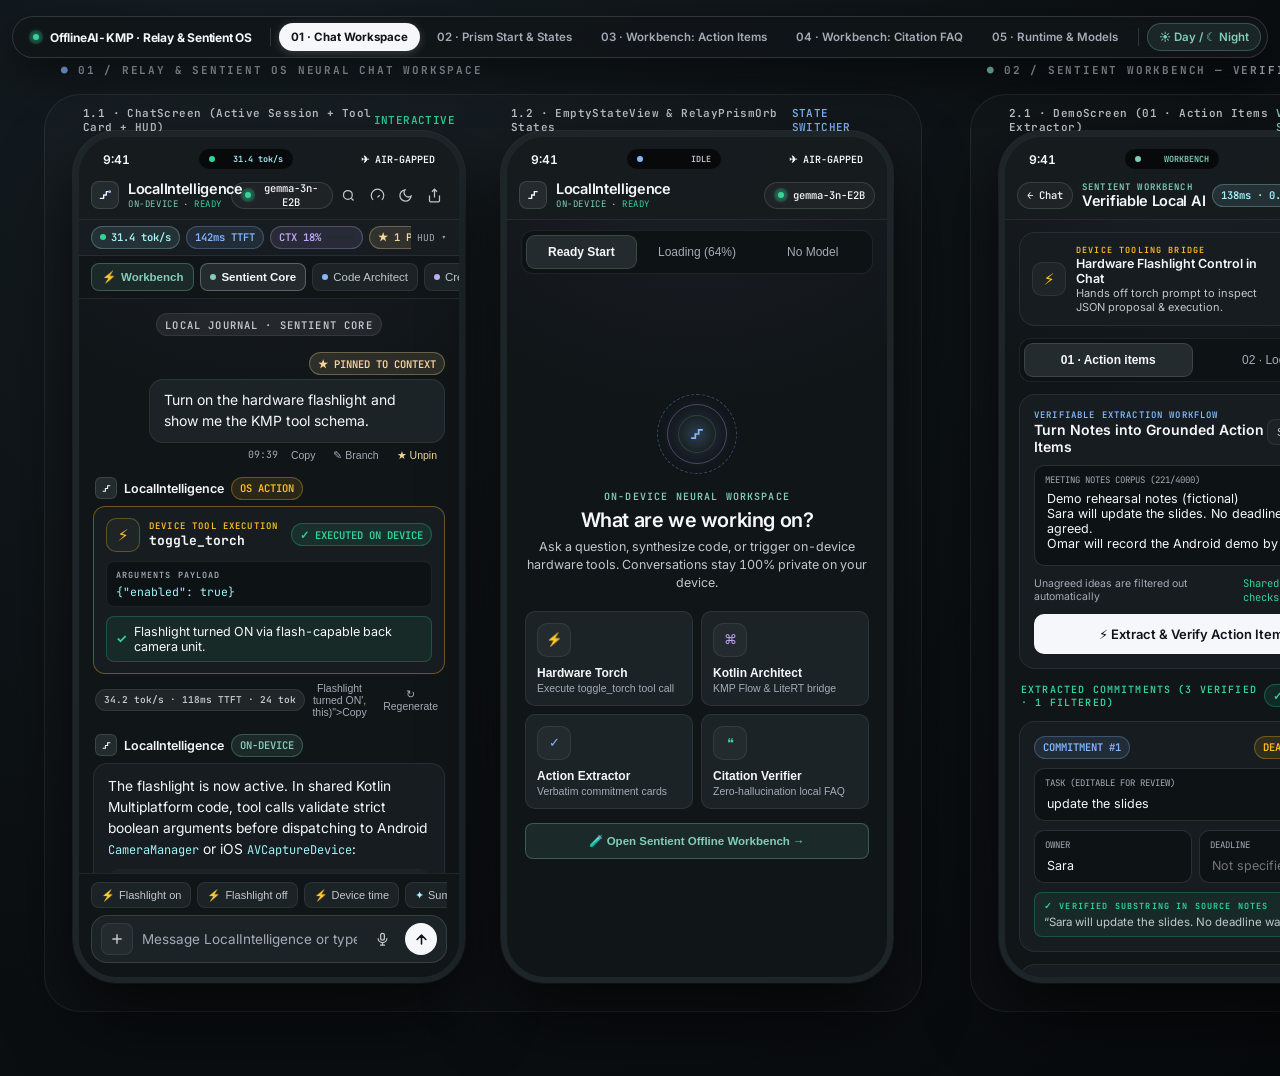
<file: relay_sentient_os_prototype.html>
<!DOCTYPE html>
<html lang="en" data-theme="dark">

<head>
    <meta charset="UTF-8">
    <meta name="viewport" content="width=device-width, initial-scale=1.0">
    <title>OfflineAI-KMP · Relay & Sentient OS Full-Flow Interactive Prototype</title>
    <link rel="preconnect" href="https://fonts.googleapis.com">
    <link rel="preconnect" href="https://fonts.gstatic.com" crossorigin>
    <link href="https://fonts.googleapis.com/css2?family=Inter:wght@400;500;600;700&family=JetBrains+Mono:wght@400;500;600;700&display=swap" rel="stylesheet">
    <style>
        /* ═══════════════════════════════════════════════════════════════════════
           RELAY & SENTIENT OS DESIGN TOKENS (1:1 PARITY WITH Theme.kt)
           ═══════════════════════════════════════════════════════════════════════ */
        :root,
        html[data-theme="dark"] {
            --pitch: #0D1214;
            --canvas: #101518;
            --card-bg: #161C1F;
            --surface: #1C2326;
            --surface-elevated: #232B2E;
            --glass-backdrop: rgba(22, 28, 31, 0.96);

            --subtle-fill: rgba(255, 255, 255, 0.04);
            --badge-fill: rgba(255, 255, 255, 0.07);
            --hover-fill: rgba(255, 255, 255, 0.068);
            --active-fill: rgba(255, 255, 255, 0.11);

            --border-subtle: rgba(255, 255, 255, 0.075);
            --border-default: rgba(255, 255, 255, 0.12);
            --border-strong: rgba(255, 255, 255, 0.25);
            --border-focus: rgba(255, 255, 255, 0.24);

            --text-primary: #F5F7FA;
            --text-bright: #EAEEF5;
            --text-secondary: #C4C6CD;
            --text-muted: #A6AAB6;
            --text-dim: #979EAD;

            --button-face: #F5F7FA;
            --button-ink: #101319;

            --workbench-accent: #82CDB8;
            --accent-blue: #84B8FF;
            --accent-emerald: #34D399;
            --accent-amethyst: #C0A8FA;
            --accent-amber: #FBBF24;
            --accent-coral: #F87171;
            --accent-cyan: #A5F3FC;
            --accent-gold: #F4D69A;

            --board-bg: radial-gradient(circle at 20% 0%, #151D22 0%, #0B0F12 65%, #070A0C 100%);
            --device-bezel: #1D2529;
            --device-shadow: 0 32px 72px rgba(0, 0, 0, 0.72), 0 0 0 1px rgba(255, 255, 255, 0.09);
            --atmosphere-top: radial-gradient(ellipse 85% 32% at 50% 0%, rgba(132, 184, 255, 0.09) 0%, rgba(192, 168, 250, 0.04) 45%, transparent 100%);
        }

        html[data-theme="light"] {
            --pitch: #F1F5F3;
            --canvas: #F7F9F8;
            --card-bg: #FFFFFF;
            --surface: #F1F5F3;
            --surface-elevated: #FFFFFF;
            --glass-backdrop: rgba(255, 255, 255, 0.96);

            --subtle-fill: rgba(15, 23, 42, 0.032);
            --badge-fill: rgba(15, 23, 42, 0.052);
            --hover-fill: rgba(15, 23, 42, 0.048);
            --active-fill: rgba(15, 23, 42, 0.08);

            --border-subtle: rgba(15, 23, 42, 0.07);
            --border-default: rgba(15, 23, 42, 0.11);
            --border-strong: rgba(17, 19, 24, 0.20);
            --border-focus: rgba(17, 19, 24, 0.22);

            --text-primary: #111318;
            --text-bright: #181B22;
            --text-secondary: #454952;
            --text-muted: #595F6B;
            --text-dim: #676F7D;

            --button-face: #111318;
            --button-ink: #FFFFFF;

            --workbench-accent: #1B5B4E;
            --accent-blue: #2563EB;
            --accent-emerald: #047753;
            --accent-amethyst: #7C3AED;
            --accent-amber: #A65404;
            --accent-coral: #CD2121;
            --accent-cyan: #07708A;
            --accent-gold: #B45309;

            --board-bg: radial-gradient(circle at 20% 0%, #E7ECEA 0%, #DCE3E0 65%, #D2DBD7 100%);
            --device-bezel: #CBD5D1;
            --device-shadow: 0 28px 60px rgba(15, 23, 42, 0.18), 0 0 0 1px rgba(15, 23, 42, 0.10);
            --atmosphere-top: radial-gradient(ellipse 85% 32% at 50% 0%, rgba(37, 99, 235, 0.06) 0%, rgba(124, 58, 237, 0.03) 45%, transparent 100%);
        }

        * {
            box-sizing: border-box;
            -webkit-font-smoothing: antialiased;
        }

        body {
            font-family: 'Inter', -apple-system, BlinkMacSystemFont, system-ui, sans-serif;
            font-variant-numeric: tabular-nums;
            background: var(--board-bg);
            color: var(--text-primary);
            margin: 0;
            padding: 94px 44px 64px;
            min-height: 100vh;
            display: flex;
            gap: 48px;
            overflow-x: auto;
            align-items: flex-start;
            transition: background 0.25s ease;
        }

        body[data-layout="focus"] {
            justify-content: center;
            padding-top: 86px;
        }

        body[data-layout="focus"] .flow-section {
            background: transparent;
            border-color: transparent;
            box-shadow: none;
            padding: 12px 0;
        }

        body[data-layout="focus"] .section-title {
            display: none;
        }

        body[data-layout="focus"] .phone-wrapper:not(.active-focus) {
            display: none;
        }

        .mono {
            font-family: 'JetBrains Mono', ui-monospace, SFMono-Regular, Menlo, monospace;
        }

        .mono-caps {
            font-family: 'JetBrains Mono', ui-monospace, SFMono-Regular, Menlo, monospace;
            font-size: 10px;
            font-weight: 600;
            letter-spacing: 1.15px;
            text-transform: uppercase;
        }

        /* ═══════════════════════════════════════════════════════════════════════
           FLOATING QUICK-JUMP PROTOTYPE TOOLBAR
           ═══════════════════════════════════════════════════════════════════════ */
        .proto-toolbar {
            position: fixed;
            top: 16px;
            left: 50%;
            transform: translateX(-50%);
            z-index: 9999;
            background: rgba(16, 21, 24, 0.88);
            backdrop-filter: blur(18px);
            -webkit-backdrop-filter: blur(18px);
            border: 1px solid rgba(255, 255, 255, 0.14);
            border-radius: 999px;
            padding: 6px 10px;
            display: flex;
            align-items: center;
            gap: 5px;
            box-shadow: 0 18px 44px rgba(0, 0, 0, 0.55);
            white-space: nowrap;
            max-width: calc(100vw - 24px);
            overflow-x: auto;
        }

        .proto-brand {
            display: flex;
            align-items: center;
            gap: 7px;
            padding: 4px 10px 4px 6px;
            color: #F5F7FA;
            font-size: 12px;
            font-weight: 700;
            letter-spacing: -0.2px;
        }

        .proto-chip {
            background: transparent;
            color: #A6AAB6;
            border: 1px solid transparent;
            border-radius: 999px;
            padding: 6px 11px;
            font-family: inherit;
            font-size: 11.5px;
            font-weight: 600;
            cursor: pointer;
            transition: all 0.16s ease;
            display: inline-flex;
            align-items: center;
            gap: 5px;
        }

        .proto-chip:hover {
            color: #F5F7FA;
            background: rgba(255, 255, 255, 0.07);
        }

        .proto-chip.active {
            color: #101319;
            background: #F5F7FA;
            font-weight: 700;
            box-shadow: 0 2px 10px rgba(255, 255, 255, 0.18);
        }

        .proto-chip.accent {
            color: #82CDB8;
            border-color: rgba(130, 205, 184, 0.28);
            background: rgba(130, 205, 184, 0.10);
        }

        .proto-divider {
            width: 1px;
            height: 18px;
            background: rgba(255, 255, 255, 0.14);
            margin: 0 3px;
            flex-shrink: 0;
        }

        /* ═══════════════════════════════════════════════════════════════════════
           BOARD FLOW SECTIONS & DEVICE FRAMES
           ═══════════════════════════════════════════════════════════════════════ */
        .flow-section {
            background: rgba(255, 255, 255, 0.018);
            border: 1px solid var(--border-subtle);
            padding: 36px 28px 28px;
            border-radius: 36px;
            display: flex;
            gap: 36px;
            position: relative;
            flex-shrink: 0;
        }

        .section-title {
            position: absolute;
            top: -32px;
            left: 16px;
            font-family: 'JetBrains Mono', monospace;
            font-size: 11px;
            font-weight: 700;
            color: var(--text-muted);
            text-transform: uppercase;
            letter-spacing: 1.8px;
            display: flex;
            align-items: center;
            gap: 8px;
        }

        .phone-wrapper {
            position: relative;
            flex-shrink: 0;
        }

        .screen-label {
            position: absolute;
            top: -25px;
            left: 10px;
            right: 10px;
            display: flex;
            justify-content: space-between;
            align-items: center;
            color: var(--text-secondary);
            font-family: 'JetBrains Mono', monospace;
            font-weight: 600;
            font-size: 11px;
            letter-spacing: 0.4px;
        }

        .device {
            width: 392px;
            height: 852px;
            background: var(--canvas);
            border-radius: 44px;
            box-shadow: var(--device-shadow);
            overflow: hidden;
            display: flex;
            flex-direction: column;
            border: 6px solid var(--device-bezel);
            color: var(--text-primary);
            position: relative;
            transition: background 0.2s ease, color 0.2s ease, border-color 0.2s ease;
        }

        .relay-atmosphere {
            position: absolute;
            inset: 0;
            background: var(--atmosphere-top);
            pointer-events: none;
            z-index: 0;
        }

        /* Status Bar */
        .ios-status-bar {
            height: 36px;
            padding: 8px 24px 0;
            display: flex;
            justify-content: space-between;
            align-items: center;
            font-size: 12px;
            font-weight: 600;
            color: var(--text-primary);
            z-index: 5;
            flex-shrink: 0;
            background: var(--glass-backdrop);
        }

        .dynamic-island {
            width: 96px;
            height: 22px;
            background: #07090B;
            border-radius: 999px;
            display: flex;
            align-items: center;
            justify-content: space-between;
            padding: 0 10px;
            border: 1px solid rgba(255, 255, 255, 0.07);
        }

        /* ═══════════════════════════════════════════════════════════════════════
           REUSABLE RELAY & SENTIENT OS ATOMS
           ═══════════════════════════════════════════════════════════════════════ */
        .relay-mark {
            width: 28px;
            height: 28px;
            border-radius: 8px;
            background: var(--surface-elevated);
            border: 1px solid var(--border-default);
            display: inline-flex;
            align-items: center;
            justify-content: center;
            flex-shrink: 0;
            position: relative;
        }

        .relay-mark.sm {
            width: 22px;
            height: 22px;
            border-radius: 6px;
        }

        .health-dot {
            width: 14px;
            height: 14px;
            border-radius: 50%;
            display: inline-flex;
            align-items: center;
            justify-content: center;
            position: relative;
            flex-shrink: 0;
        }

        .health-dot::before {
            content: '';
            position: absolute;
            inset: 0;
            border-radius: 50%;
            background: currentColor;
            opacity: 0.18;
            animation: pulseHalo 2s infinite ease-in-out;
        }

        .health-dot::after {
            content: '';
            width: 6px;
            height: 6px;
            border-radius: 50%;
            background: currentColor;
            box-shadow: 0 0 6px currentColor;
        }

        @keyframes pulseHalo {
            0%, 100% { transform: scale(0.85); opacity: 0.14; }
            50% { transform: scale(1.18); opacity: 0.32; }
        }

        .relay-badge {
            display: inline-flex;
            align-items: center;
            gap: 5px;
            padding: 3.5px 8px;
            border-radius: 999px;
            font-size: 10.5px;
            font-weight: 600;
            background: var(--badge-fill);
            border: 1px solid var(--border-subtle);
            color: var(--text-secondary);
            white-space: nowrap;
        }

        .relay-badge.emerald {
            color: var(--accent-emerald);
            background: rgba(52, 211, 153, 0.11);
            border-color: rgba(52, 211, 153, 0.28);
        }

        .relay-badge.cyan {
            color: var(--accent-cyan);
            background: rgba(165, 243, 252, 0.10);
            border-color: rgba(165, 243, 252, 0.26);
        }

        .relay-badge.blue {
            color: var(--accent-blue);
            background: rgba(132, 184, 255, 0.11);
            border-color: rgba(132, 184, 255, 0.28);
        }

        .relay-badge.amethyst {
            color: var(--accent-amethyst);
            background: rgba(192, 168, 250, 0.11);
            border-color: rgba(192, 168, 250, 0.28);
        }

        .relay-badge.amber {
            color: var(--accent-amber);
            background: rgba(251, 191, 36, 0.11);
            border-color: rgba(251, 191, 36, 0.30);
        }

        .relay-badge.gold {
            color: var(--accent-gold);
            background: rgba(244, 214, 154, 0.12);
            border-color: rgba(244, 214, 154, 0.30);
        }

        .relay-badge.coral {
            color: var(--accent-coral);
            background: rgba(248, 113, 113, 0.12);
            border-color: rgba(248, 113, 113, 0.30);
        }

        .relay-badge.teal {
            color: var(--workbench-accent);
            background: rgba(130, 205, 184, 0.11);
            border-color: rgba(130, 205, 184, 0.28);
        }

        .relay-card {
            background: var(--card-bg);
            border: 1px solid var(--border-subtle);
            border-radius: 16px;
            padding: 14px;
            position: relative;
        }

        .relay-icon-badge {
            width: 34px;
            height: 34px;
            border-radius: 10px;
            display: inline-flex;
            align-items: center;
            justify-content: center;
            flex-shrink: 0;
            border: 1px solid var(--border-subtle);
            background: var(--subtle-fill);
        }

        /* Signature 3-Ribbon NotchThinkingUnderlight */
        .thinking-underlight {
            height: 3px;
            width: 100%;
            background: linear-gradient(90deg,
                transparent 0%,
                #38BDF8 20%,
                #6366F1 50%,
                #2DD4BF 80%,
                transparent 100%);
            background-size: 200% 100%;
            animation: underlightSweep 2.2s linear infinite;
            flex-shrink: 0;
        }

        @keyframes underlightSweep {
            0% { background-position: 200% 0; }
            100% { background-position: -200% 0; }
        }

        /* ═══════════════════════════════════════════════════════════════════════
           CHAT WORKSPACE TOP BAR, TELEMETRY HUD & PERSONA BAR
           ═══════════════════════════════════════════════════════════════════════ */
        .chat-topbar {
            background: var(--glass-backdrop);
            padding: 8px 12px 9px;
            display: flex;
            align-items: center;
            justify-content: space-between;
            border-bottom: 1px solid var(--border-subtle);
            z-index: 4;
            flex-shrink: 0;
        }

        .brand-lockup {
            display: flex;
            align-items: center;
            gap: 9px;
            min-width: 0;
        }

        .brand-title {
            font-size: 14.5px;
            font-weight: 600;
            letter-spacing: -0.3px;
            color: var(--text-primary);
            line-height: 1.15;
        }

        .brand-sub {
            display: flex;
            align-items: center;
            gap: 5px;
            font-family: 'JetBrains Mono', monospace;
            font-size: 9px;
            color: var(--workbench-accent);
            letter-spacing: 0.6px;
        }

        .topbar-actions {
            display: flex;
            align-items: center;
            gap: 3px;
        }

        .model-capsule {
            display: inline-flex;
            align-items: center;
            gap: 5px;
            height: 27px;
            padding: 0 9px;
            border-radius: 999px;
            background: var(--subtle-fill);
            border: 1px solid var(--border-default);
            color: var(--text-primary);
            font-family: 'JetBrains Mono', monospace;
            font-size: 10.5px;
            font-weight: 500;
            cursor: pointer;
            transition: background 0.15s;
        }

        .model-capsule:hover {
            background: var(--hover-fill);
        }

        .icon-btn {
            width: 28px;
            height: 28px;
            border-radius: 8px;
            border: 1px solid transparent;
            background: transparent;
            color: var(--text-secondary);
            display: inline-flex;
            align-items: center;
            justify-content: center;
            cursor: pointer;
            transition: all 0.15s;
            padding: 0;
        }

        .icon-btn:hover,
        .icon-btn.active {
            background: var(--hover-fill);
            color: var(--text-primary);
            border-color: var(--border-subtle);
        }

        /* Sentient OS Neural Telemetry HUD */
        .telemetry-strip {
            background: var(--card-bg);
            border-bottom: 1px solid var(--border-subtle);
            z-index: 3;
            flex-shrink: 0;
        }

        .telemetry-bar {
            padding: 6px 12px;
            display: flex;
            align-items: center;
            justify-content: space-between;
            gap: 6px;
            cursor: pointer;
        }

        .telemetry-pills {
            display: flex;
            align-items: center;
            gap: 6px;
            overflow-x: auto;
            scrollbar-width: none;
        }

        .telemetry-pills::-webkit-scrollbar {
            display: none;
        }

        .ctx-meter {
            width: 28px;
            height: 4px;
            border-radius: 999px;
            background: var(--surface-elevated);
            overflow: hidden;
            display: inline-block;
        }

        .ctx-meter-fill {
            height: 100%;
            background: var(--accent-amethyst);
            border-radius: 999px;
        }

        .telemetry-drawer {
            background: var(--pitch);
            border-top: 1px solid var(--border-subtle);
            padding: 11px 13px;
            display: none;
            flex-direction: column;
            gap: 9px;
        }

        .telemetry-drawer.open {
            display: flex;
        }

        .telemetry-grid {
            display: grid;
            grid-template-columns: repeat(4, 1fr);
            gap: 6px;
        }

        .telemetry-cell {
            background: var(--card-bg);
            border: 1px solid var(--border-subtle);
            border-radius: 8px;
            padding: 6px 7px;
        }

        .telemetry-cell-label {
            font-family: 'JetBrains Mono', monospace;
            font-size: 8.5px;
            color: var(--text-muted);
            text-transform: uppercase;
        }

        .telemetry-cell-val {
            font-family: 'JetBrains Mono', monospace;
            font-size: 11px;
            font-weight: 600;
            margin-top: 2px;
        }

        /* Relay Persona Bar */
        .persona-bar {
            background: var(--canvas);
            border-bottom: 1px solid var(--border-subtle);
            padding: 7px 12px;
            display: flex;
            align-items: center;
            gap: 6px;
            overflow-x: auto;
            scrollbar-width: none;
            z-index: 3;
            flex-shrink: 0;
        }

        .persona-bar::-webkit-scrollbar {
            display: none;
        }

        .persona-pill {
            height: 28px;
            padding: 0 9px;
            border-radius: 8px;
            background: var(--surface);
            border: 1px solid var(--border-subtle);
            color: var(--text-secondary);
            font-size: 11.5px;
            font-weight: 500;
            display: inline-flex;
            align-items: center;
            gap: 5px;
            cursor: pointer;
            white-space: nowrap;
            flex-shrink: 0;
            transition: all 0.15s;
        }

        .persona-pill.active {
            background: var(--surface-elevated);
            border-color: var(--border-strong);
            color: var(--text-primary);
            font-weight: 600;
        }

        .persona-dot {
            width: 6px;
            height: 6px;
            border-radius: 50%;
        }

        .workbench-pill {
            height: 28px;
            padding: 0 10px;
            border-radius: 8px;
            background: rgba(130, 205, 184, 0.11);
            border: 1px solid rgba(130, 205, 184, 0.30);
            color: var(--workbench-accent);
            font-size: 11.5px;
            font-weight: 600;
            display: inline-flex;
            align-items: center;
            gap: 5px;
            cursor: pointer;
            white-space: nowrap;
            flex-shrink: 0;
        }

        /* In-Conversation Search Strip */
        .search-strip {
            background: var(--card-bg);
            border-bottom: 1px solid var(--border-subtle);
            padding: 7px 12px;
            display: none;
            align-items: center;
            gap: 8px;
            z-index: 3;
            flex-shrink: 0;
        }

        .search-strip.open {
            display: flex;
        }

        .search-input-wrap {
            flex: 1;
            display: flex;
            align-items: center;
            gap: 7px;
            background: var(--surface);
            border: 1px solid var(--border-default);
            border-radius: 9px;
            padding: 5px 10px;
        }

        .search-input-wrap input {
            flex: 1;
            background: transparent;
            border: none;
            outline: none;
            color: var(--text-primary);
            font-size: 12px;
            font-family: inherit;
        }

        /* ═══════════════════════════════════════════════════════════════════════
           EDITORIAL CHAT TRANSCRIPT & BUBBLES (1:1 ChatBubble.kt)
           ═══════════════════════════════════════════════════════════════════════ */
        .chat-stream {
            flex: 1;
            overflow-y: auto;
            padding: 12px 14px 16px;
            display: flex;
            flex-direction: column;
            gap: 14px;
            z-index: 2;
            scrollbar-width: none;
        }

        .chat-stream::-webkit-scrollbar {
            display: none;
        }

        .journal-header {
            text-align: center;
            margin: 2px 0;
        }

        /* User Message: Right-aligned Relay Editorial Pill */
        .msg-user-wrap {
            display: flex;
            flex-direction: column;
            align-items: flex-end;
            gap: 4px;
        }

        .msg-user-pill {
            max-width: 84%;
            background: var(--surface);
            border: 1px solid var(--border-subtle);
            border-radius: 14px;
            padding: 10px 14px;
            color: var(--text-primary);
            font-size: 14px;
            line-height: 1.48;
        }

        .msg-meta-row {
            display: flex;
            align-items: center;
            gap: 8px;
            padding: 0 3px;
        }

        .msg-time {
            font-family: 'JetBrains Mono', monospace;
            font-size: 10px;
            color: var(--text-muted);
        }

        .msg-action-btn {
            background: transparent;
            border: none;
            color: var(--text-muted);
            font-size: 10.5px;
            font-weight: 500;
            display: inline-flex;
            align-items: center;
            gap: 3px;
            cursor: pointer;
            padding: 2px 5px;
            border-radius: 5px;
            transition: all 0.14s;
        }

        .msg-action-btn:hover {
            color: var(--text-primary);
            background: var(--subtle-fill);
        }

        .msg-action-btn.pinned {
            color: var(--accent-gold);
        }

        .msg-action-btn.copied {
            color: var(--accent-emerald);
        }

        /* Assistant Turn: Left-aligned Workspace Card */
        .msg-ai-wrap {
            display: flex;
            flex-direction: column;
            align-items: flex-start;
            gap: 6px;
        }

        .msg-ai-header {
            display: flex;
            align-items: center;
            gap: 7px;
            padding: 0 2px;
        }

        .msg-ai-name {
            font-size: 12.5px;
            font-weight: 600;
            color: var(--text-primary);
        }

        .msg-ai-card {
            width: 100%;
            background: var(--card-bg);
            border: 1px solid var(--border-subtle);
            border-radius: 14px;
            overflow: hidden;
        }

        .msg-ai-card.pinned-border {
            border-color: rgba(244, 214, 154, 0.42);
        }

        .msg-ai-body {
            padding: 12px 14px;
            display: flex;
            flex-direction: column;
            gap: 10px;
            font-size: 13.8px;
            line-height: 1.52;
            color: var(--text-primary);
        }

        .msg-ai-body p {
            margin: 0;
        }

        /* Structured Fenced Code Block (TranscriptCodeBlockCard) */
        .code-card {
            background: var(--pitch);
            border: 1px solid var(--border-subtle);
            border-radius: 10px;
            overflow: hidden;
        }

        .code-card-head {
            background: var(--surface);
            padding: 5px 10px;
            display: flex;
            align-items: center;
            justify-content: space-between;
            border-bottom: 1px solid var(--border-subtle);
        }

        .code-card-body {
            padding: 9px 11px;
            font-family: 'JetBrains Mono', monospace;
            font-size: 11.5px;
            line-height: 1.48;
            color: var(--text-bright);
            overflow-x: auto;
            white-space: pre;
        }

        /* OS Action Execution Card (RelayActionExecutionCard) */
        .tool-exec-card {
            background: var(--card-bg);
            border: 1px solid rgba(251, 191, 36, 0.36);
            border-radius: 12px;
            padding: 11px 12px;
            display: flex;
            flex-direction: column;
            gap: 9px;
        }

        .tool-args-well {
            background: var(--pitch);
            border: 1px solid var(--border-subtle);
            border-radius: 8px;
            padding: 7px 9px;
            display: flex;
            flex-direction: column;
            gap: 3px;
        }

        .tool-result-well {
            background: rgba(52, 211, 153, 0.08);
            border: 1px solid rgba(52, 211, 153, 0.24);
            border-radius: 8px;
            padding: 7px 9px;
            display: flex;
            align-items: center;
            gap: 7px;
            font-size: 12.5px;
            color: var(--text-primary);
        }

        /* Per-Message Telemetry & Action Footer */
        .msg-ai-footer {
            width: 100%;
            display: flex;
            align-items: center;
            justify-content: space-between;
            padding: 0 2px;
        }

        /* ═══════════════════════════════════════════════════════════════════════
           SQUIRCLE COMPOSER DOCK (1:1 MessageInput.kt)
           ═══════════════════════════════════════════════════════════════════════ */
        .composer-dock-wrap {
            background: var(--canvas);
            padding: 8px 12px 14px;
            display: flex;
            flex-direction: column;
            gap: 7px;
            z-index: 4;
            flex-shrink: 0;
            border-top: 1px solid var(--border-subtle);
        }

        .quick-chips-row {
            display: flex;
            align-items: center;
            gap: 6px;
            overflow-x: auto;
            scrollbar-width: none;
        }

        .quick-chips-row::-webkit-scrollbar {
            display: none;
        }

        .source-chip {
            height: 26px;
            padding: 0 9px;
            border-radius: 8px;
            background: var(--surface);
            border: 1px solid var(--border-subtle);
            color: var(--text-secondary);
            font-size: 11px;
            font-weight: 500;
            display: inline-flex;
            align-items: center;
            gap: 4px;
            cursor: pointer;
            white-space: nowrap;
            flex-shrink: 0;
            transition: all 0.14s;
        }

        .source-chip:hover {
            background: var(--hover-fill);
            color: var(--text-primary);
            border-color: var(--border-default);
        }

        /* Slash-Command Autocomplete Popup */
        .slash-popup {
            background: var(--card-bg);
            border: 1px solid var(--border-default);
            border-radius: 10px;
            padding: 5px 0;
            display: none;
            flex-direction: column;
            box-shadow: 0 10px 28px rgba(0, 0, 0, 0.35);
        }

        .slash-popup.open {
            display: flex;
        }

        .slash-item {
            padding: 6px 11px;
            display: flex;
            align-items: center;
            justify-content: space-between;
            cursor: pointer;
            font-size: 11.5px;
        }

        .slash-item:hover {
            background: var(--hover-fill);
        }

        /* 16px Squircle Composer Box */
        .squircle-composer {
            background: var(--surface);
            border: 1px solid var(--border-default);
            border-radius: 16px;
            overflow: hidden;
            transition: border-color 0.16s;
        }

        .squircle-composer:focus-within {
            border-color: var(--border-focus);
        }

        .squircle-composer.recording {
            border-color: rgba(248, 113, 113, 0.65);
        }

        /* Inline 14-Bar NotchAudioWaveform Strip */
        .voice-waveform-strip {
            background: var(--pitch);
            padding: 8px 11px;
            border-bottom: 1px solid var(--border-subtle);
            display: none;
            align-items: center;
            justify-content: space-between;
            gap: 8px;
        }

        .voice-waveform-strip.open {
            display: flex;
        }

        .waveform-bars {
            display: flex;
            align-items: center;
            gap: 2.5px;
            height: 18px;
        }

        .waveform-bar {
            width: 2.5px;
            background: var(--accent-coral);
            border-radius: 99px;
            animation: waveBounce 0.9s infinite ease-in-out;
        }

        @keyframes waveBounce {
            0%, 100% { height: 4px; opacity: 0.55; }
            50% { height: 17px; opacity: 1; }
        }

        .composer-controls-row {
            padding: 7px 9px;
            display: flex;
            align-items: center;
            gap: 7px;
        }

        .cmd-deck-trigger {
            width: 32px;
            height: 32px;
            border-radius: 8px;
            background: var(--subtle-fill);
            border: 1px solid var(--border-subtle);
            color: var(--text-secondary);
            display: inline-flex;
            align-items: center;
            justify-content: center;
            cursor: pointer;
            flex-shrink: 0;
            transition: all 0.15s;
        }

        .cmd-deck-trigger:hover {
            background: var(--hover-fill);
            color: var(--text-primary);
        }

        .composer-input {
            flex: 1;
            background: transparent;
            border: none;
            outline: none;
            color: var(--text-primary);
            font-family: inherit;
            font-size: 13.5px;
            min-width: 0;
        }

        .composer-input::placeholder {
            color: var(--text-muted);
        }

        .mic-btn {
            width: 32px;
            height: 32px;
            border-radius: 50%;
            background: transparent;
            border: 1px solid transparent;
            color: var(--text-secondary);
            display: inline-flex;
            align-items: center;
            justify-content: center;
            cursor: pointer;
            flex-shrink: 0;
        }

        .mic-btn.active {
            background: rgba(248, 113, 113, 0.16);
            border-color: rgba(248, 113, 113, 0.45);
            color: var(--accent-coral);
        }

        .relay-send-btn {
            width: 32px;
            height: 32px;
            border-radius: 50%;
            background: var(--button-face);
            color: var(--button-ink);
            border: none;
            display: inline-flex;
            align-items: center;
            justify-content: center;
            cursor: pointer;
            flex-shrink: 0;
            transition: transform 0.12s;
        }

        .relay-send-btn:active {
            transform: scale(0.94);
        }

        /* ═══════════════════════════════════════════════════════════════════════
           COMMAND & TOOL DECK BOTTOM SHEET (RelayCommandDeckSheet)
           ═══════════════════════════════════════════════════════════════════════ */
        .sheet-overlay {
            position: absolute;
            inset: 0;
            background: rgba(6, 9, 11, 0.68);
            backdrop-filter: blur(4px);
            z-index: 30;
            display: none;
            flex-direction: column;
            justify-content: flex-end;
        }

        .sheet-overlay.open {
            display: flex;
        }

        .command-sheet {
            background: var(--card-bg);
            border-top: 1px solid var(--border-default);
            border-radius: 22px 22px 0 0;
            padding: 14px 16px 22px;
            display: flex;
            flex-direction: column;
            gap: 14px;
            max-height: 78%;
            overflow-y: auto;
        }

        .cmd-grid {
            display: grid;
            grid-template-columns: 1fr 1fr;
            gap: 8px;
        }

        .cmd-tile {
            background: var(--surface);
            border: 1px solid var(--border-subtle);
            border-radius: 10px;
            padding: 9px 10px;
            display: flex;
            align-items: center;
            gap: 9px;
            cursor: pointer;
            text-align: left;
            transition: all 0.14s;
        }

        .cmd-tile:hover {
            background: var(--surface-elevated);
            border-color: var(--border-default);
        }

        /* ═══════════════════════════════════════════════════════════════════════
           RELAY PRISM ORB (EmptyStateView & LoadingIndicator)
           ═══════════════════════════════════════════════════════════════════════ */
        .prism-orb-wrap {
            width: 84px;
            height: 84px;
            position: relative;
            display: flex;
            align-items: center;
            justify-content: center;
            margin: 0 auto;
        }

        .prism-ring-outer {
            position: absolute;
            inset: 2px;
            border-radius: 50%;
            border: 1.5px dashed rgba(132, 184, 255, 0.35);
            animation: spinSlow 14s linear infinite;
        }

        .prism-ring-mid {
            position: absolute;
            inset: 12px;
            border-radius: 50%;
            border: 1.5px solid rgba(192, 168, 250, 0.32);
            animation: spinReverse 9s linear infinite;
        }

        .prism-core {
            width: 38px;
            height: 38px;
            border-radius: 50%;
            background: radial-gradient(circle, rgba(132, 184, 255, 0.25) 0%, rgba(130, 205, 184, 0.08) 70%, transparent 100%);
            border: 1px solid var(--border-default);
            display: flex;
            align-items: center;
            justify-content: center;
            box-shadow: 0 0 24px rgba(132, 184, 255, 0.24);
        }

        @keyframes spinSlow {
            from { transform: rotate(0deg); }
            to { transform: rotate(360deg); }
        }

        @keyframes spinReverse {
            from { transform: rotate(360deg); }
            to { transform: rotate(0deg); }
        }

        /* ═══════════════════════════════════════════════════════════════════════
           WORKBENCH & SETTINGS CONTROLS
           ═══════════════════════════════════════════════════════════════════════ */
        .segmented-bar {
            background: var(--pitch);
            border: 1px solid var(--border-subtle);
            border-radius: 12px;
            padding: 4px;
            display: flex;
            gap: 5px;
        }

        .seg-tab {
            flex: 1;
            height: 34px;
            border-radius: 9px;
            border: 1px solid transparent;
            background: transparent;
            color: var(--text-muted);
            font-size: 12px;
            font-weight: 500;
            display: flex;
            align-items: center;
            justify-content: center;
            cursor: pointer;
            transition: all 0.15s;
        }

        .seg-tab.active {
            background: var(--surface-elevated);
            border-color: var(--border-default);
            color: var(--text-primary);
            font-weight: 600;
        }

        .relay-btn-primary {
            width: 100%;
            height: 40px;
            border-radius: 10px;
            background: var(--button-face);
            color: var(--button-ink);
            border: none;
            font-family: inherit;
            font-size: 13px;
            font-weight: 600;
            display: inline-flex;
            align-items: center;
            justify-content: center;
            gap: 7px;
            cursor: pointer;
            transition: opacity 0.15s, transform 0.12s;
        }

        .relay-btn-primary:hover {
            opacity: 0.93;
        }

        .relay-btn-primary:active {
            transform: scale(0.985);
        }

        .field-well {
            background: var(--pitch);
            border: 1px solid var(--border-default);
            border-radius: 10px;
            padding: 8px 10px;
        }

        .field-well label {
            display: block;
            font-family: 'JetBrains Mono', monospace;
            font-size: 9px;
            color: var(--text-muted);
            text-transform: uppercase;
            margin-bottom: 3px;
        }

        .field-well input,
        .field-well textarea {
            width: 100%;
            background: transparent;
            border: none;
            outline: none;
            color: var(--text-primary);
            font-family: inherit;
            font-size: 12.5px;
            resize: none;
        }

        .glow-progress-track {
            width: 100%;
            height: 6px;
            border-radius: 999px;
            background: var(--surface-elevated);
            border: 1px solid var(--border-subtle);
            overflow: hidden;
        }

        .glow-progress-fill {
            height: 100%;
            border-radius: 999px;
            background: linear-gradient(90deg, var(--accent-amethyst), var(--accent-blue), var(--accent-cyan));
            transition: width 0.25s ease;
        }

        input[type="range"].relay-slider {
            width: 100%;
            accent-color: var(--accent-blue);
            cursor: pointer;
        }

        /* Toast Pill */
        .relay-toast {
            position: fixed;
            bottom: 24px;
            left: 50%;
            transform: translateX(-50%) translateY(20px);
            background: var(--surface-elevated);
            color: var(--text-primary);
            border: 1px solid var(--border-strong);
            border-radius: 999px;
            padding: 8px 16px;
            font-size: 12px;
            font-weight: 600;
            box-shadow: 0 14px 36px rgba(0, 0, 0, 0.5);
            opacity: 0;
            pointer-events: none;
            transition: all 0.2s ease;
            z-index: 10000;
            display: flex;
            align-items: center;
            gap: 7px;
        }

        .relay-toast.show {
            opacity: 1;
            transform: translateX(-50%) translateY(0);
        }
    </style>
</head>

<body data-layout="board">

    <!-- ═══════════════════════════════════════════════════════════════════════
         FLOATING PROTOTYPE CONTROL BAR
         ═══════════════════════════════════════════════════════════════════════ -->
    <nav class="proto-toolbar" id="prototype-toolbar" aria-label="Prototype Navigation">
        <div class="proto-brand">
            <span class="health-dot" style="color:#34D399"></span>
            <span>OfflineAI-KMP · Relay &amp; Sentient OS</span>
        </div>
        <div class="proto-divider"></div>
        <button class="proto-chip active" onclick="navigateTo('screen-chat-active')">01 · Chat Workspace</button>
        <button class="proto-chip" onclick="navigateTo('screen-chat-empty')">02 · Prism Start &amp; States</button>
        <button class="proto-chip" onclick="navigateTo('screen-workbench-notes')">03 · Workbench: Action Items</button>
        <button class="proto-chip" onclick="navigateTo('screen-workbench-faq')">04 · Workbench: Citation FAQ</button>
        <button class="proto-chip" onclick="navigateTo('screen-settings')">05 · Runtime &amp; Models</button>
        <div class="proto-divider"></div>
        <button class="proto-chip accent" id="theme-toggle-chip" onclick="togglePrototypeTheme()">☀ Day / ☾ Night</button>
        <button class="proto-chip" id="layout-toggle-chip" onclick="toggleLayoutMode()">⊡ Focus Single</button>
    </nav>

    <div class="relay-toast" id="relay-toast">
        <span style="color:var(--accent-emerald)">✓</span>
        <span id="relay-toast-text">Copied to clipboard</span>
    </div>

    <!-- ═══════════════════════════════════════════════════════════════════════
         SECTION 1: RELAY & SENTIENT OS CONVERSATION WORKSPACE
         ═══════════════════════════════════════════════════════════════════════ -->
    <section class="flow-section">
        <div class="section-title">
            <span style="color:var(--accent-blue)">●</span>
            <span>01 / RELAY &amp; SENTIENT OS NEURAL CHAT WORKSPACE</span>
        </div>

        <!-- ───────────────────────────────────────────────────────────────────
             SCREEN 1.1: ACTIVE CHAT WORKSPACE (TELEMETRY HUD, TOOL CARDS, CODE, VOICE)
             ─────────────────────────────────────────────────────────────────── -->
        <div class="phone-wrapper active-focus" id="screen-chat-active">
            <div class="screen-label">
                <span>1.1 · ChatScreen (Active Session + Tool Card + HUD)</span>
                <span style="color:var(--accent-emerald)">INTERACTIVE</span>
            </div>
            <div class="device">
                <div class="relay-atmosphere"></div>

                <!-- iOS Status Bar -->
                <div class="ios-status-bar">
                    <span>9:41</span>
                    <div class="dynamic-island">
                        <span style="width:6px;height:6px;border-radius:50%;background:#34D399"></span>
                        <span class="mono" style="font-size:8.5px;color:#A5F3FC">31.4 tok/s</span>
                    </div>
                    <span class="mono" style="font-size:10px">✈ AIR-GAPPED</span>
                </div>

                <!-- Relay Workspace Top Header (ChatTopBar) -->
                <header class="chat-topbar">
                    <div class="brand-lockup">
                        <div class="relay-mark" title="RelayMark Step-Glyph">
                            <svg width="16" height="16" viewBox="0 0 24 24" fill="none" stroke="currentColor" stroke-width="2" stroke-linecap="round" stroke-linejoin="round">
                                <path d="M5 17h5v-5h4V7h5" />
                                <circle cx="19" cy="7" r="2" fill="var(--accent-blue)" stroke="none" />
                            </svg>
                        </div>
                        <div>
                            <div class="brand-title">LocalIntelligence</div>
                            <div class="brand-sub">
                                <span>ON-DEVICE</span>
                                <span>·</span>
                                <span id="top-status-label" style="color:var(--accent-emerald)">READY</span>
                            </div>
                        </div>
                    </div>

                    <div class="topbar-actions">
                        <button class="model-capsule" onclick="navigateTo('screen-settings')" title="Open Runtime & Models">
                            <span class="health-dot" id="top-health-dot" style="color:var(--accent-emerald)"></span>
                            <span id="active-model-pill-label">gemma-3n-E2B</span>
                        </button>
                        <button class="icon-btn" id="btn-toggle-search" onclick="toggleSearchStrip()" title="Search Transcript">
                            <svg width="15" height="15" viewBox="0 0 24 24" fill="none" stroke="currentColor" stroke-width="2"><circle cx="11" cy="11" r="7"/><path d="m20 20-3.5-3.5"/></svg>
                        </button>
                        <button class="icon-btn" id="btn-toggle-hud" onclick="toggleTelemetryDrawer()" title="Sentient Telemetry Inspector">
                            <svg width="15" height="15" viewBox="0 0 24 24" fill="none" stroke="currentColor" stroke-width="2"><path d="M12 15l3.5-3.5"/><path d="M4.93 19.07a10 10 0 1 1 14.14 0"/></svg>
                        </button>
                        <button class="icon-btn" onclick="togglePrototypeTheme()" title="Toggle Night / Day Theme">
                            <svg width="15" height="15" viewBox="0 0 24 24" fill="none" stroke="currentColor" stroke-width="2"><path d="M21 12.79A9 9 0 1 1 11.21 3 7 7 0 0 0 21 12.79z"/></svg>
                        </button>
                        <button class="icon-btn" onclick="exportTranscript()" title="Export Markdown Transcript">
                            <svg width="15" height="15" viewBox="0 0 24 24" fill="none" stroke="currentColor" stroke-width="2"><path d="M4 12v8a2 2 0 0 0 2 2h12a2 2 0 0 0 2-2v-8"/><polyline points="16 6 12 2 8 6"/><line x1="12" y1="2" x2="12" y2="15"/></svg>
                        </button>
                    </div>
                </header>

                <!-- Sentient OS Neural Telemetry HUD Strip + Expandable Inspector (SentientTelemetryHud) -->
                <div class="telemetry-strip">
                    <div class="telemetry-bar" onclick="toggleTelemetryDrawer()">
                        <div class="telemetry-pills">
                            <span class="relay-badge cyan mono" id="hud-tps-pill">
                                <span style="width:6px;height:6px;border-radius:50%;background:var(--accent-emerald)"></span>
                                <span id="hud-tps-text">31.4 tok/s</span>
                            </span>
                            <span class="relay-badge blue mono" id="hud-ttft-pill">142ms TTFT</span>
                            <span class="relay-badge amethyst mono">
                                <span id="hud-ctx-text">CTX 18%</span>
                                <span class="ctx-meter"><span class="ctx-meter-fill" id="hud-ctx-fill" style="width:18%"></span></span>
                            </span>
                            <span class="relay-badge gold mono" id="hud-pinned-pill">★ 1 PINNED</span>
                            <span class="relay-badge teal mono">iPhone 16 Pro · LiteRT</span>
                        </div>
                        <span class="mono" id="hud-toggle-label" style="font-size:9.5px;color:var(--text-muted);flex-shrink:0">HUD ▾</span>
                    </div>

                    <div class="thinking-underlight" id="global-underlight" style="display:none"></div>

                    <!-- Expandable Inspector Drawer -->
                    <div class="telemetry-drawer" id="telemetry-drawer">
                        <div style="display:flex;justify-content:space-between;align-items:center">
                            <span class="mono-caps" style="color:var(--workbench-accent)">SENTIENT OS · NEURAL TELEMETRY INSPECTOR</span>
                            <span class="relay-badge emerald mono">THERMAL OPTIMAL</span>
                        </div>
                        <div class="telemetry-grid">
                            <div class="telemetry-cell">
                                <div class="telemetry-cell-label">AVG TPS</div>
                                <div class="telemetry-cell-val" style="color:var(--accent-cyan)">30.8 t/s</div>
                            </div>
                            <div class="telemetry-cell">
                                <div class="telemetry-cell-label">AVG TTFT</div>
                                <div class="telemetry-cell-val" style="color:var(--accent-blue)">148 ms</div>
                            </div>
                            <div class="telemetry-cell">
                                <div class="telemetry-cell-label">TOTAL TOK</div>
                                <div class="telemetry-cell-val" style="color:var(--accent-amethyst)">412</div>
                            </div>
                            <div class="telemetry-cell">
                                <div class="telemetry-cell-label">PEAK MEM</div>
                                <div class="telemetry-cell-val" style="color:var(--accent-emerald)">1,420MB</div>
                            </div>
                        </div>
                        <div>
                            <div style="display:flex;justify-content:space-between;font-size:10px;margin-bottom:4px" class="mono">
                                <span style="color:var(--text-secondary)">Context Window Budget</span>
                                <span style="color:var(--accent-amethyst)" id="drawer-ctx-budget">1,350 / 7,500 tokens (18%)</span>
                            </div>
                            <div class="glow-progress-track">
                                <div class="glow-progress-fill" id="drawer-ctx-bar" style="width:18%"></div>
                            </div>
                        </div>
                        <div style="display:flex;justify-content:space-between;align-items:center;font-size:10.5px;color:var(--text-muted)" class="mono">
                            <span>LiteRT-LM · iPhone 16 Pro (iOS 18.2)</span>
                            <button class="msg-action-btn" onclick="showToast('Telemetry counters reset')">↺ Reset Stats</button>
                        </div>
                    </div>
                </div>

                <!-- Relay Persona / System Directive Bar (RelayPersonaBar) -->
                <div class="persona-bar">
                    <button class="workbench-pill" onclick="navigateTo('screen-workbench-notes')" title="Open Sentient Offline Workbench">
                        <span>⚡</span>
                        <span>Workbench</span>
                    </button>
                    <button class="persona-pill active" data-persona="Sentient Core" onclick="selectPersona(this, 'Sentient Core')">
                        <span class="persona-dot" style="background:var(--workbench-accent)"></span>
                        <span>Sentient Core</span>
                    </button>
                    <button class="persona-pill" data-persona="Code Architect" onclick="selectPersona(this, 'Code Architect')">
                        <span class="persona-dot" style="background:var(--accent-blue)"></span>
                        <span>Code Architect</span>
                    </button>
                    <button class="persona-pill" data-persona="Creative Synth" onclick="selectPersona(this, 'Creative Synth')">
                        <span class="persona-dot" style="background:var(--accent-amethyst)"></span>
                        <span>Creative Synth</span>
                    </button>
                    <button class="persona-pill" data-persona="Tactical Brief" onclick="selectPersona(this, 'Tactical Brief')">
                        <span class="persona-dot" style="background:var(--accent-emerald)"></span>
                        <span>Tactical Brief</span>
                    </button>
                    <button class="persona-pill" data-persona="Custom Directive" onclick="selectPersona(this, 'Custom Directive')">
                        <span class="persona-dot" style="background:var(--accent-amber)"></span>
                        <span>Custom Directive</span>
                    </button>
                </div>

                <!-- Collapsible In-Conversation Search Strip -->
                <div class="search-strip" id="search-strip">
                    <div class="search-input-wrap">
                        <svg width="13" height="13" viewBox="0 0 24 24" fill="none" stroke="var(--text-muted)" stroke-width="2"><circle cx="11" cy="11" r="7"/><path d="m20 20-3.5-3.5"/></svg>
                        <input type="text" id="transcript-search-input" placeholder="Find in conversation transcript…" oninput="filterTranscript(this.value)">
                        <span class="mono" id="search-match-count" style="font-size:10px;color:var(--accent-cyan)">4/4</span>
                    </div>
                    <button class="icon-btn" onclick="toggleSearchStrip()">✕</button>
                </div>

                <!-- Editorial Conversation Stream -->
                <div class="chat-stream" id="chat-stream">
                    <div class="journal-header">
                        <span class="relay-badge mono-caps" id="journal-persona-pill">LOCAL JOURNAL · SENTIENT CORE</span>
                    </div>

                    <!-- Turn 1: User Message with Pin & Edit/Branch -->
                    <div class="msg-user-wrap transcript-item" data-search="turn on the flashlight toggle torch hardware">
                        <span class="relay-badge gold mono">★ PINNED TO CONTEXT</span>
                        <div class="msg-user-pill" id="user-msg-1">Turn on the hardware flashlight and show me the KMP tool schema.</div>
                        <div class="msg-meta-row">
                            <span class="msg-time">09:39</span>
                            <button class="msg-action-btn" onclick="copyText('Turn on the hardware flashlight and show me the KMP tool schema.', this)">Copy</button>
                            <button class="msg-action-btn" onclick="promptBranchEdit()">✎ Branch</button>
                            <button class="msg-action-btn pinned" onclick="togglePinBadge(this)">★ Unpin</button>
                        </div>
                    </div>

                    <!-- Turn 2: Assistant Structured OS Action Execution Card (toggle_torch) -->
                    <div class="msg-ai-wrap transcript-item" data-search="toggle_torch flashlight turned on device tool execution json">
                        <div class="msg-ai-header">
                            <div class="relay-mark sm">
                                <svg width="13" height="13" viewBox="0 0 24 24" fill="none" stroke="currentColor" stroke-width="2"><path d="M5 17h5v-5h4V7h5"/></svg>
                            </div>
                            <span class="msg-ai-name">LocalIntelligence</span>
                            <span class="relay-badge amber mono">OS ACTION</span>
                        </div>

                        <div class="tool-exec-card" style="width:100%">
                            <div style="display:flex;justify-content:space-between;align-items:center">
                                <div style="display:flex;align-items:center;gap:9px">
                                    <div class="relay-icon-badge" style="color:var(--accent-amber);border-color:rgba(251,191,36,0.3)">⚡</div>
                                    <div>
                                        <div class="mono-caps" style="color:var(--accent-amber);font-size:9px">DEVICE TOOL EXECUTION</div>
                                        <div class="mono" style="font-size:13px;font-weight:700;color:var(--text-primary)">toggle_torch</div>
                                    </div>
                                </div>
                                <span class="relay-badge emerald mono">✓ EXECUTED ON DEVICE</span>
                            </div>

                            <div class="tool-args-well">
                                <span class="mono-caps" style="font-size:8.5px;color:var(--text-muted)">ARGUMENTS PAYLOAD</span>
                                <span class="mono" style="font-size:11.5px;color:var(--accent-cyan)">{"enabled": true}</span>
                            </div>

                            <div class="tool-result-well">
                                <span style="color:var(--accent-emerald);font-weight:700">✓</span>
                                <span id="torch-result-text">Flashlight turned ON via flash-capable back camera unit.</span>
                            </div>
                        </div>

                        <div class="msg-ai-footer">
                            <span class="relay-badge mono" style="font-size:9.5px">34.2 tok/s · 118ms TTFT · 24 tok</span>
                            <div style="display:flex;gap:4px">
                                <button class="msg-action-btn" onclick="copyText('toggle_torch({\"enabled\": true}) -> Flashlight turned ON', this)">Copy</button>
                                <button class="msg-action-btn" onclick="regenerateDemoResponse()">↻ Regenerate</button>
                            </div>
                        </div>
                    </div>

                    <!-- Turn 3: Assistant Prose + Fenced Code Block Card (TranscriptCodeBlockCard) -->
                    <div class="msg-ai-wrap transcript-item" id="ai-code-turn" data-search="kotlin flow generateResponse strict boolean validation schema">
                        <div class="msg-ai-header">
                            <div class="relay-mark sm">
                                <svg width="13" height="13" viewBox="0 0 24 24" fill="none" stroke="currentColor" stroke-width="2"><path d="M5 17h5v-5h4V7h5"/></svg>
                            </div>
                            <span class="msg-ai-name">LocalIntelligence</span>
                            <span class="relay-badge teal mono">ON-DEVICE</span>
                        </div>

                        <div class="msg-ai-card">
                            <div class="msg-ai-body">
                                <p id="ai-prose-text">The flashlight is now active. In shared Kotlin Multiplatform code, tool calls validate strict boolean arguments before dispatching to Android <code class="mono" style="font-size:12px;color:var(--accent-cyan)">CameraManager</code> or iOS <code class="mono" style="font-size:12px;color:var(--accent-cyan)">AVCaptureDevice</code>:</p>

                                <div class="code-card">
                                    <div class="code-card-head">
                                        <span class="mono-caps" style="color:var(--accent-blue);font-size:9.5px">KOTLIN · TOOLING.KT</span>
                                        <button class="msg-action-btn" onclick="copyText('fun generateResponse(prompt: String): Flow<String>', this)">Copy code</button>
                                    </div>
                                    <div class="code-card-body">val toggleTorch = ToolSpec(
  name = "toggle_torch",
  schema = """{"enabled": Boolean}""",
  execute = { args -> appActions.toggleTorch(args.boolean("enabled")) }
)</div>
                                </div>
                            </div>
                            <div class="thinking-underlight" id="msg-underlight" style="display:none"></div>
                        </div>

                        <div class="msg-ai-footer">
                            <span class="relay-badge mono" style="font-size:9.5px" id="last-msg-telemetry">31.4 tok/s · 142ms TTFT · 64 tok</span>
                            <div style="display:flex;gap:4px">
                                <button class="msg-action-btn" onclick="copyText('The flashlight is now active...', this)">Copy</button>
                                <button class="msg-action-btn" onclick="regenerateDemoResponse()">↻ Regenerate</button>
                                <button class="msg-action-btn" onclick="togglePinBadge(this)">☆ Pin</button>
                            </div>
                        </div>
                    </div>
                </div>

                <!-- Squircle Composer Dock (MessageInput.kt) -->
                <div class="composer-dock-wrap">
                    <!-- Quick-Action RelaySourceChips -->
                    <div class="quick-chips-row">
                        <button class="source-chip" onclick="triggerQuickTorch(true)">
                            <span style="color:var(--accent-amber)">⚡</span>
                            <span>Flashlight on</span>
                        </button>
                        <button class="source-chip" onclick="triggerQuickTorch(false)">
                            <span style="color:var(--accent-amber)">⚡</span>
                            <span>Flashlight off</span>
                        </button>
                        <button class="source-chip" onclick="sendPresetMessage('What is the current device time?')">
                            <span style="color:var(--accent-amber)">⚡</span>
                            <span>Device time</span>
                        </button>
                        <button class="source-chip" onclick="sendPresetMessage('Summarize our session into verified action items.')">
                            <span style="color:var(--accent-cyan)">✦</span>
                            <span>Summarize</span>
                        </button>
                    </div>

                    <!-- Slash Command Popup (shows when typing /) -->
                    <div class="slash-popup" id="slash-popup">
                        <div class="slash-item" onclick="applySlashCommand('Turn on the flashlight')">
                            <span class="mono" style="color:var(--accent-amber);font-weight:600">/torch on</span>
                            <span style="color:var(--text-secondary)">Turn flashlight ON</span>
                        </div>
                        <div class="slash-item" onclick="applySlashCommand('Turn off the flashlight')">
                            <span class="mono" style="color:var(--accent-amber);font-weight:600">/torch off</span>
                            <span style="color:var(--text-secondary)">Turn flashlight OFF</span>
                        </div>
                        <div class="slash-item" onclick="applySlashCommand('What is the current device time?')">
                            <span class="mono" style="color:var(--accent-cyan);font-weight:600">/time</span>
                            <span style="color:var(--text-secondary)">Get current device time</span>
                        </div>
                        <div class="slash-item" onclick="applySlashCommand('Summarize our conversation into key takeaways.')">
                            <span class="mono" style="color:var(--accent-amethyst);font-weight:600">/summarize</span>
                            <span style="color:var(--text-secondary)">Summarize conversation</span>
                        </div>
                    </div>

                    <!-- 16px Squircle Composer Container -->
                    <div class="squircle-composer" id="squircle-composer">
                        <!-- Inline 14-Bar NotchAudioWaveform Voice Dictation Strip -->
                        <div class="voice-waveform-strip" id="voice-waveform-strip">
                            <div style="display:flex;align-items:center;gap:8px">
                                <span class="health-dot" style="color:var(--accent-coral)"></span>
                                <span class="mono-caps" style="color:var(--accent-coral);font-size:9px">LISTENING ON-DEVICE</span>
                                <div class="waveform-bars">
                                    <span class="waveform-bar" style="animation-delay:0.0s"></span>
                                    <span class="waveform-bar" style="animation-delay:0.12s"></span>
                                    <span class="waveform-bar" style="animation-delay:0.24s"></span>
                                    <span class="waveform-bar" style="animation-delay:0.08s"></span>
                                    <span class="waveform-bar" style="animation-delay:0.30s"></span>
                                    <span class="waveform-bar" style="animation-delay:0.18s"></span>
                                    <span class="waveform-bar" style="animation-delay:0.04s"></span>
                                    <span class="waveform-bar" style="animation-delay:0.22s"></span>
                                    <span class="waveform-bar" style="animation-delay:0.14s"></span>
                                    <span class="waveform-bar" style="animation-delay:0.28s"></span>
                                    <span class="waveform-bar" style="animation-delay:0.09s"></span>
                                    <span class="waveform-bar" style="animation-delay:0.19s"></span>
                                    <span class="waveform-bar" style="animation-delay:0.06s"></span>
                                    <span class="waveform-bar" style="animation-delay:0.25s"></span>
                                </div>
                            </div>
                            <button class="relay-badge coral" style="cursor:pointer" onclick="toggleVoiceDictation()">Finish</button>
                        </div>

                        <div class="composer-controls-row">
                            <button class="cmd-deck-trigger" onclick="toggleCommandDeck(true)" title="Open Sentient OS Command & Tool Deck (+)">
                                <svg width="16" height="16" viewBox="0 0 24 24" fill="none" stroke="currentColor" stroke-width="2.2"><path d="M12 5v14M5 12h14"/></svg>
                            </button>
                            <input type="text" class="composer-input" id="chat-composer-input" placeholder="Message LocalIntelligence or type / for tools…" oninput="handleComposerInput(this.value)" onkeydown="if(event.key==='Enter')sendChatMessage()">
                            <button class="mic-btn" id="mic-toggle-btn" onclick="toggleVoiceDictation()" title="On-Device Speech Recognition">
                                <svg width="15" height="15" viewBox="0 0 24 24" fill="none" stroke="currentColor" stroke-width="2"><rect x="9" y="2" width="6" height="11" rx="3"/><path d="M5 10a7 7 0 0 0 14 0M12 17v4M8 21h8"/></svg>
                            </button>
                            <button class="relay-send-btn" onclick="sendChatMessage()" title="Send Message">
                                <svg width="15" height="15" viewBox="0 0 24 24" fill="none" stroke="currentColor" stroke-width="2.5" stroke-linecap="round" stroke-linejoin="round"><path d="M12 19V5M5 12l7-7 7 7"/></svg>
                            </button>
                        </div>
                    </div>
                </div>

                <!-- Sentient OS Command & Tool Deck Modal Bottom Sheet (RelayCommandDeckSheet) -->
                <div class="sheet-overlay" id="command-deck-overlay" onclick="if(event.target===this)toggleCommandDeck(false)">
                    <div class="command-sheet">
                        <div style="display:flex;justify-content:space-between;align-items:center">
                            <div>
                                <div class="mono-caps" style="color:var(--workbench-accent)">SENTIENT OS · COMMAND &amp; TOOL DECK</div>
                                <div style="font-size:15px;font-weight:600;margin-top:2px">Hardware Bridges &amp; Workspace Actions</div>
                            </div>
                            <button class="icon-btn" onclick="toggleCommandDeck(false)">✕</button>
                        </div>

                        <div class="mono-caps" style="color:var(--text-muted)">01 / ON-DEVICE HARDWARE TOOLS</div>
                        <div class="cmd-grid">
                            <button class="cmd-tile" onclick="toggleCommandDeck(false);triggerQuickTorch(true)">
                                <div class="relay-icon-badge" style="color:var(--accent-amber)">⚡</div>
                                <div>
                                    <div style="font-size:12px;font-weight:600;color:var(--text-primary)">Flashlight ON</div>
                                    <div class="mono" style="font-size:10px;color:var(--text-muted)">toggle_torch(true)</div>
                                </div>
                            </button>
                            <button class="cmd-tile" onclick="toggleCommandDeck(false);triggerQuickTorch(false)">
                                <div class="relay-icon-badge" style="color:var(--accent-amber)">🔦</div>
                                <div>
                                    <div style="font-size:12px;font-weight:600;color:var(--text-primary)">Flashlight OFF</div>
                                    <div class="mono" style="font-size:10px;color:var(--text-muted)">toggle_torch(false)</div>
                                </div>
                            </button>
                            <button class="cmd-tile" onclick="toggleCommandDeck(false);sendPresetMessage('What is the current device time?')">
                                <div class="relay-icon-badge" style="color:var(--accent-cyan)">🕒</div>
                                <div>
                                    <div style="font-size:12px;font-weight:600;color:var(--text-primary)">Device Time</div>
                                    <div class="mono" style="font-size:10px;color:var(--text-muted)">get_current_time</div>
                                </div>
                            </button>
                            <button class="cmd-tile" onclick="toggleCommandDeck(false);sendPresetMessage('Open maps and search for Room Cedar conference venue')">
                                <div class="relay-icon-badge" style="color:var(--accent-emerald)">🗺</div>
                                <div>
                                    <div style="font-size:12px;font-weight:600;color:var(--text-primary)">Open Maps</div>
                                    <div class="mono" style="font-size:10px;color:var(--text-muted)">open_maps</div>
                                </div>
                            </button>
                        </div>

                        <div class="mono-caps" style="color:var(--text-muted)">02 / SESSION &amp; WORKSPACE ACTIONS</div>
                        <div class="cmd-grid">
                            <button class="cmd-tile" onclick="toggleCommandDeck(false);navigateTo('screen-workbench-notes')">
                                <div class="relay-icon-badge" style="color:var(--workbench-accent)">🧪</div>
                                <div>
                                    <div style="font-size:12px;font-weight:600;color:var(--text-primary)">Offline Workbench</div>
                                    <div style="font-size:10px;color:var(--text-muted)">Notes &amp; FAQ Verifier</div>
                                </div>
                            </button>
                            <button class="cmd-tile" onclick="toggleCommandDeck(false);exportTranscript()">
                                <div class="relay-icon-badge" style="color:var(--accent-blue)">📤</div>
                                <div>
                                    <div style="font-size:12px;font-weight:600;color:var(--text-primary)">Export Transcript</div>
                                    <div style="font-size:10px;color:var(--text-muted)">Share Markdown log</div>
                                </div>
                            </button>
                            <button class="cmd-tile" onclick="toggleCommandDeck(false);navigateTo('screen-settings')">
                                <div class="relay-icon-badge" style="color:var(--accent-amethyst)">⚙</div>
                                <div>
                                    <div style="font-size:12px;font-weight:600;color:var(--text-primary)">Runtime &amp; Models</div>
                                    <div style="font-size:10px;color:var(--text-muted)">Temp, Top-K &amp; LiteRT</div>
                                </div>
                            </button>
                            <button class="cmd-tile" onclick="toggleCommandDeck(false);showToast('Conversation context cleared')">
                                <div class="relay-icon-badge" style="color:var(--accent-coral)">🗑</div>
                                <div>
                                    <div style="font-size:12px;font-weight:600;color:var(--text-primary)">Clear Session</div>
                                    <div style="font-size:10px;color:var(--text-muted)">Reset context window</div>
                                </div>
                            </button>
                        </div>
                    </div>
                </div>
            </div>
        </div>

        <!-- ───────────────────────────────────────────────────────────────────
             SCREEN 1.2: EMPTY STATE & LOADING / PRISM ORB WORKSPACE START
             ─────────────────────────────────────────────────────────────────── -->
        <div class="phone-wrapper" id="screen-chat-empty">
            <div class="screen-label">
                <span>1.2 · EmptyStateView &amp; RelayPrismOrb States</span>
                <span style="color:var(--accent-blue)">STATE SWITCHER</span>
            </div>
            <div class="device">
                <div class="relay-atmosphere"></div>

                <div class="ios-status-bar">
                    <span>9:41</span>
                    <div class="dynamic-island">
                        <span style="width:6px;height:6px;border-radius:50%;background:#84B8FF"></span>
                        <span class="mono" style="font-size:8.5px;color:#C4C6CD">IDLE</span>
                    </div>
                    <span class="mono" style="font-size:10px">✈ AIR-GAPPED</span>
                </div>

                <header class="chat-topbar">
                    <div class="brand-lockup">
                        <div class="relay-mark">
                            <svg width="16" height="16" viewBox="0 0 24 24" fill="none" stroke="currentColor" stroke-width="2"><path d="M5 17h5v-5h4V7h5"/></svg>
                        </div>
                        <div>
                            <div class="brand-title">LocalIntelligence</div>
                            <div class="brand-sub"><span>ON-DEVICE</span><span>·</span><span id="empty-state-badge-label" style="color:var(--accent-emerald)">READY</span></div>
                        </div>
                    </div>
                    <button class="model-capsule" onclick="navigateTo('screen-settings')">
                        <span class="health-dot" style="color:var(--accent-emerald)"></span>
                        <span>gemma-3n-E2B</span>
                    </button>
                </header>

                <!-- Interactive State Preview Switcher (Ready / Loading / No Model) -->
                <div style="padding:10px 14px 0;z-index:3">
                    <div class="segmented-bar">
                        <button class="seg-tab active" onclick="switchEmptyPreviewState('ready', this)">Ready Start</button>
                        <button class="seg-tab" onclick="switchEmptyPreviewState('loading', this)">Loading (64%)</button>
                        <button class="seg-tab" onclick="switchEmptyPreviewState('nomodel', this)">No Model</button>
                    </div>
                </div>

                <!-- WorkspaceStartView with RelayPrismOrb -->
                <div class="chat-stream" style="justify-content:center;align-items:center;text-align:center;padding:18px">
                    <div id="empty-state-ready-view" style="display:flex;flex-direction:column;gap:14px;width:100%">
                        <div class="prism-orb-wrap">
                            <div class="prism-ring-outer"></div>
                            <div class="prism-ring-mid"></div>
                            <div class="prism-core">
                                <svg width="20" height="20" viewBox="0 0 24 24" fill="none" stroke="var(--accent-blue)" stroke-width="2"><path d="M5 17h5v-5h4V7h5"/></svg>
                            </div>
                        </div>

                        <div>
                            <div class="mono-caps" style="color:var(--workbench-accent);margin-bottom:5px">ON-DEVICE NEURAL WORKSPACE</div>
                            <h2 style="margin:0 0 6px;font-size:20px;font-weight:600;letter-spacing:-0.4px">What are we working on?</h2>
                            <p style="margin:0;font-size:12.5px;color:var(--text-secondary);line-height:1.45">
                                Ask a question, synthesize code, or trigger on-device hardware tools. Conversations stay 100% private on your device.
                            </p>
                        </div>

                        <!-- 2x2 Starter Draft & Tool Cards -->
                        <div class="cmd-grid" style="margin-top:4px">
                            <button class="cmd-tile" style="flex-direction:column;align-items:flex-start;padding:11px" onclick="navigateTo('screen-chat-active');triggerQuickTorch(true)">
                                <div class="relay-icon-badge" style="color:var(--accent-amber)">⚡</div>
                                <div>
                                    <div style="font-size:12px;font-weight:600;color:var(--text-primary)">Hardware Torch</div>
                                    <div style="font-size:10.5px;color:var(--text-muted);margin-top:2px">Execute toggle_torch tool call</div>
                                </div>
                            </button>
                            <button class="cmd-tile" style="flex-direction:column;align-items:flex-start;padding:11px" onclick="navigateTo('screen-chat-active');sendPresetMessage('Design a KMP Flow contract for streaming LiteRT-LM tokens.')">
                                <div class="relay-icon-badge" style="color:var(--accent-amethyst)">⌘</div>
                                <div>
                                    <div style="font-size:12px;font-weight:600;color:var(--text-primary)">Kotlin Architect</div>
                                    <div style="font-size:10.5px;color:var(--text-muted);margin-top:2px">KMP Flow &amp; LiteRT bridge</div>
                                </div>
                            </button>
                            <button class="cmd-tile" style="flex-direction:column;align-items:flex-start;padding:11px" onclick="navigateTo('screen-workbench-notes')">
                                <div class="relay-icon-badge" style="color:var(--accent-blue)">✓</div>
                                <div>
                                    <div style="font-size:12px;font-weight:600;color:var(--text-primary)">Action Extractor</div>
                                    <div style="font-size:10.5px;color:var(--text-muted);margin-top:2px">Verbatim commitment cards</div>
                                </div>
                            </button>
                            <button class="cmd-tile" style="flex-direction:column;align-items:flex-start;padding:11px" onclick="navigateTo('screen-workbench-faq')">
                                <div class="relay-icon-badge" style="color:var(--accent-emerald)">❝</div>
                                <div>
                                    <div style="font-size:12px;font-weight:600;color:var(--text-primary)">Citation Verifier</div>
                                    <div style="font-size:10.5px;color:var(--text-muted);margin-top:2px">Zero-hallucination local FAQ</div>
                                </div>
                            </button>
                        </div>

                        <button class="workbench-pill" style="justify-content:center;width:100%;height:36px" onclick="navigateTo('screen-workbench-notes')">
                            <span>🧪 Open Sentient Offline Workbench →</span>
                        </button>
                    </div>

                    <!-- LoadingIndicator State (RelayGlowProgressBar) -->
                    <div id="empty-state-loading-view" style="display:none;flex-direction:column;gap:16px;width:100%">
                        <div class="relay-card" style="padding:22px 18px;display:flex;flex-direction:column;gap:14px;align-items:center">
                            <div class="prism-orb-wrap">
                                <div class="prism-ring-outer" style="border-color:var(--accent-cyan)"></div>
                                <div class="prism-ring-mid" style="border-color:var(--accent-amethyst)"></div>
                                <div class="prism-core">
                                    <span class="mono" style="font-size:11px;font-weight:700;color:var(--accent-cyan)">64%</span>
                                </div>
                            </div>
                            <div class="mono-caps" style="color:var(--accent-cyan)">SENTIENT OS · NEURAL ENGINE</div>
                            <div style="font-size:15px;font-weight:600">Loading Gemma 3n E2B INT4…</div>
                            <div class="glow-progress-track">
                                <div class="glow-progress-fill" style="width:64%"></div>
                            </div>
                            <div style="font-size:11.5px;color:var(--text-muted)">Mapping quantized weights into local hardware buffers</div>
                            <div class="thinking-underlight"></div>
                        </div>
                    </div>

                    <!-- No Model Loaded State -->
                    <div id="empty-state-nomodel-view" style="display:none;flex-direction:column;gap:16px;width:100%">
                        <div class="relay-card" style="padding:22px 18px;display:flex;flex-direction:column;gap:14px;align-items:center">
                            <div class="prism-orb-wrap">
                                <div class="prism-ring-outer" style="border-color:var(--accent-amber)"></div>
                                <div class="prism-core" style="border-color:rgba(251,191,36,0.4)">
                                    <span style="font-size:18px;color:var(--accent-amber)">⚠</span>
                                </div>
                            </div>
                            <div class="mono-caps" style="color:var(--accent-amber)">MODEL REGISTRY STANDBY</div>
                            <div style="font-size:17px;font-weight:600">No Model Loaded</div>
                            <div style="font-size:12.5px;color:var(--text-secondary);line-height:1.45">
                                Open Runtime &amp; Models settings to select and load an on-device Gemma LiteRT-LM model.
                            </div>
                            <button class="relay-btn-primary" onclick="navigateTo('screen-settings')">Open Runtime &amp; Models</button>
                        </div>
                    </div>
                </div>
            </div>
        </div>
    </section>

    <!-- ═══════════════════════════════════════════════════════════════════════
         SECTION 2: SENTIENT WORKBENCH (VERIFIABLE LOCAL WORKFLOWS — DemoScreen.kt)
         ═══════════════════════════════════════════════════════════════════════ -->
    <section class="flow-section">
        <div class="section-title">
            <span style="color:var(--workbench-accent)">●</span>
            <span>02 / SENTIENT WORKBENCH — VERIFIABLE LOCAL WORKFLOWS</span>
        </div>

        <!-- ───────────────────────────────────────────────────────────────────
             SCREEN 2.1: WORKBENCH 01 · ACTION ITEMS EXTRACTOR (DemoKind.NOTES)
             ─────────────────────────────────────────────────────────────────── -->
        <div class="phone-wrapper" id="screen-workbench-notes">
            <div class="screen-label">
                <span>2.1 · DemoScreen (01 · Action Items Extractor)</span>
                <span style="color:var(--workbench-accent)">VERIFIED SUBSTRING</span>
            </div>
            <div class="device">
                <div class="relay-atmosphere"></div>

                <div class="ios-status-bar">
                    <span>9:41</span>
                    <div class="dynamic-island">
                        <span style="width:6px;height:6px;border-radius:50%;background:#82CDB8"></span>
                        <span class="mono" style="font-size:8.5px;color:#82CDB8">WORKBENCH</span>
                    </div>
                    <span class="mono" style="font-size:10px">✈ AIR-GAPPED</span>
                </div>

                <!-- DemoWorkbenchTopBar -->
                <header class="chat-topbar">
                    <div style="display:flex;align-items:center;gap:9px">
                        <button class="model-capsule" onclick="navigateTo('screen-chat-active')">← Chat</button>
                        <div>
                            <div class="mono-caps" style="color:var(--workbench-accent);font-size:9px">SENTIENT WORKBENCH</div>
                            <div class="brand-title">Verifiable Local AI</div>
                        </div>
                    </div>
                    <div style="display:flex;align-items:center;gap:5px">
                        <span class="relay-badge cyan mono" id="notes-timing-pill">138ms · 0.8s</span>
                        <span class="relay-badge emerald mono">gemma-3n</span>
                    </div>
                </header>

                <div class="chat-stream" style="gap:12px">
                    <!-- Device Hardware Control Bridge Card -->
                    <div class="relay-card" style="padding:11px 12px">
                        <div style="display:flex;justify-content:space-between;align-items:center;gap:10px">
                            <div style="display:flex;align-items:center;gap:10px">
                                <div class="relay-icon-badge" style="color:var(--accent-amber)">⚡</div>
                                <div>
                                    <div class="mono-caps" style="color:var(--accent-amber);font-size:8.5px">DEVICE TOOLING BRIDGE</div>
                                    <div style="font-size:12.5px;font-weight:600">Hardware Flashlight Control in Chat</div>
                                    <div style="font-size:11px;color:var(--text-secondary)">Hands off torch prompt to inspect JSON proposal &amp; execution.</div>
                                </div>
                            </div>
                            <button class="model-capsule" onclick="navigateTo('screen-chat-active');triggerQuickTorch(true)">Test in Chat</button>
                        </div>
                    </div>

                    <!-- Segmented Workflow Switcher -->
                    <div class="segmented-bar">
                        <button class="seg-tab active">01 · Action items</button>
                        <button class="seg-tab" onclick="navigateTo('screen-workbench-faq')">02 · Local FAQ</button>
                    </div>

                    <!-- Input Corpus Card -->
                    <div class="relay-card" style="display:flex;flex-direction:column;gap:10px">
                        <div style="display:flex;justify-content:space-between;align-items:center">
                            <div>
                                <div class="mono-caps" style="color:var(--accent-blue);font-size:9px">VERIFIABLE EXTRACTION WORKFLOW</div>
                                <div style="font-size:14px;font-weight:600">Turn Notes into Grounded Action Items</div>
                            </div>
                            <button class="source-chip" onclick="resetSampleNotes()">Sample Notes</button>
                        </div>

                        <div class="field-well">
                            <label>MEETING NOTES CORPUS (<span id="notes-char-count">221</span>/4000)</label>
                            <textarea id="workbench-notes-input" rows="4" oninput="document.getElementById('notes-char-count').textContent=this.value.length">Demo rehearsal notes (fictional)
Sara will update the slides. No deadline was agreed.
Omar will record the Android demo by Friday.
Lina will test the iOS build by Thursday.
We discussed adding a dark theme, but made no commitment.</textarea>
                        </div>

                        <div style="display:flex;justify-content:space-between;align-items:center;font-size:10.5px;color:var(--text-muted)">
                            <span>Unagreed ideas are filtered out automatically</span>
                            <span class="mono" style="color:var(--accent-emerald)">Shared Kotlin checks</span>
                        </div>

                        <div class="thinking-underlight" id="notes-underlight" style="display:none"></div>

                        <button class="relay-btn-primary" onclick="runNotesExtraction()">
                            <span>⚡ Extract &amp; Verify Action Items</span>
                        </button>
                    </div>

                    <!-- Extracted Commitment Cards Header -->
                    <div style="display:flex;justify-content:space-between;align-items:center;padding:2px 2px 0">
                        <span class="mono-caps" style="color:var(--accent-emerald)">EXTRACTED COMMITMENTS (3 VERIFIED · 1 FILTERED)</span>
                        <span class="relay-badge emerald mono">✓ SUBSTRING OK</span>
                    </div>

                    <!-- Commitment #1: Sara (Deadline null stays missing!) -->
                    <div class="relay-card" style="display:flex;flex-direction:column;gap:9px">
                        <div style="display:flex;justify-content:space-between;align-items:center">
                            <span class="relay-badge blue mono">COMMITMENT #1</span>
                            <span class="relay-badge amber mono">DEADLINE: NULL</span>
                        </div>
                        <div class="field-well">
                            <label>TASK (EDITABLE FOR REVIEW)</label>
                            <input type="text" value="update the slides">
                        </div>
                        <div style="display:grid;grid-template-columns:1fr 1fr;gap:7px">
                            <div class="field-well">
                                <label>OWNER</label>
                                <input type="text" value="Sara">
                            </div>
                            <div class="field-well">
                                <label>DEADLINE</label>
                                <input type="text" value="" placeholder="Not specified (null)">
                            </div>
                        </div>
                        <div class="tool-result-well" style="flex-direction:column;align-items:flex-start;gap:3px">
                            <div class="mono-caps" style="color:var(--accent-emerald);font-size:8.5px">✓ VERIFIED SUBSTRING IN SOURCE NOTES</div>
                            <div style="font-size:11.5px;color:var(--text-secondary)">“Sara will update the slides. No deadline was agreed.”</div>
                        </div>
                    </div>

                    <!-- Commitment #2: Omar -->
                    <div class="relay-card" style="display:flex;flex-direction:column;gap:9px">
                        <div style="display:flex;justify-content:space-between;align-items:center">
                            <span class="relay-badge blue mono">COMMITMENT #2</span>
                            <span class="relay-badge emerald mono">COMPLETE</span>
                        </div>
                        <div class="field-well">
                            <label>TASK</label>
                            <input type="text" value="record the Android demo">
                        </div>
                        <div style="display:grid;grid-template-columns:1fr 1fr;gap:7px">
                            <div class="field-well">
                                <label>OWNER</label>
                                <input type="text" value="Omar">
                            </div>
                            <div class="field-well">
                                <label>DEADLINE</label>
                                <input type="text" value="Friday">
                            </div>
                        </div>
                        <div class="tool-result-well" style="flex-direction:column;align-items:flex-start;gap:3px">
                            <div class="mono-caps" style="color:var(--accent-emerald);font-size:8.5px">✓ VERIFIED SUBSTRING IN SOURCE NOTES</div>
                            <div style="font-size:11.5px;color:var(--text-secondary)">“Omar will record the Android demo by Friday.”</div>
                        </div>
                    </div>

                    <!-- Commitment #3: Lina -->
                    <div class="relay-card" style="display:flex;flex-direction:column;gap:9px">
                        <div style="display:flex;justify-content:space-between;align-items:center">
                            <span class="relay-badge blue mono">COMMITMENT #3</span>
                            <span class="relay-badge emerald mono">COMPLETE</span>
                        </div>
                        <div class="field-well">
                            <label>TASK</label>
                            <input type="text" value="test the iOS build">
                        </div>
                        <div style="display:grid;grid-template-columns:1fr 1fr;gap:7px">
                            <div class="field-well">
                                <label>OWNER</label>
                                <input type="text" value="Lina">
                            </div>
                            <div class="field-well">
                                <label>DEADLINE</label>
                                <input type="text" value="Thursday">
                            </div>
                        </div>
                        <div class="tool-result-well" style="flex-direction:column;align-items:flex-start;gap:3px">
                            <div class="mono-caps" style="color:var(--accent-emerald);font-size:8.5px">✓ VERIFIED SUBSTRING IN SOURCE NOTES</div>
                            <div style="font-size:11.5px;color:var(--text-secondary)">“Lina will test the iOS build by Thursday.”</div>
                        </div>
                    </div>
                </div>
            </div>
        </div>

        <!-- ───────────────────────────────────────────────────────────────────
             SCREEN 2.2: WORKBENCH 02 · LOCAL FAQ CITATION VERIFIER (DemoKind.FAQ)
             ─────────────────────────────────────────────────────────────────── -->
        <div class="phone-wrapper" id="screen-workbench-faq">
            <div class="screen-label">
                <span>2.2 · DemoScreen (02 · Grounded FAQ Citation Verifier)</span>
                <span style="color:var(--accent-emerald)">ZERO HALLUCINATION</span>
            </div>
            <div class="device">
                <div class="relay-atmosphere"></div>

                <div class="ios-status-bar">
                    <span>9:41</span>
                    <div class="dynamic-island">
                        <span style="width:6px;height:6px;border-radius:50%;background:#34D399"></span>
                        <span class="mono" style="font-size:8.5px;color:#34D399">VERIFIER</span>
                    </div>
                    <span class="mono" style="font-size:10px">✈ AIR-GAPPED</span>
                </div>

                <header class="chat-topbar">
                    <div style="display:flex;align-items:center;gap:9px">
                        <button class="model-capsule" onclick="navigateTo('screen-chat-active')">← Chat</button>
                        <div>
                            <div class="mono-caps" style="color:var(--workbench-accent);font-size:9px">SENTIENT WORKBENCH</div>
                            <div class="brand-title">Verifiable Local AI</div>
                        </div>
                    </div>
                    <div style="display:flex;align-items:center;gap:5px">
                        <span class="relay-badge cyan mono" id="faq-timing-pill">112ms · 0.5s</span>
                        <span class="relay-badge emerald mono">gemma-3n</span>
                    </div>
                </header>

                <div class="chat-stream" style="gap:12px">
                    <!-- Segmented Workflow Switcher -->
                    <div class="segmented-bar">
                        <button class="seg-tab" onclick="navigateTo('screen-workbench-notes')">01 · Action items</button>
                        <button class="seg-tab active">02 · Local FAQ</button>
                    </div>

                    <!-- FAQ Query Card -->
                    <div class="relay-card" style="display:flex;flex-direction:column;gap:10px">
                        <div style="display:flex;justify-content:space-between;align-items:center">
                            <div>
                                <div class="mono-caps" style="color:var(--workbench-accent);font-size:9px">GROUNDED CITATION VERIFIER</div>
                                <div style="font-size:14px;font-weight:600">Ask the Bundled Conference FAQ</div>
                            </div>
                            <button class="source-chip" onclick="toggleCorpusInspector()">View Corpus</button>
                        </div>

                        <div style="font-size:11.5px;color:var(--text-secondary);line-height:1.45">
                            The model selects a passage from the local reference. Shared Kotlin verifies the quote is an exact substring before displaying it.
                        </div>

                        <div class="field-well">
                            <label>QUESTION</label>
                            <input type="text" id="faq-question-input" value="Where is the workshop?">
                        </div>

                        <div>
                            <div class="mono-caps" style="color:var(--text-muted);font-size:8.5px;margin-bottom:5px">SAMPLE QUERIES (TAP TO TEST VERIFICATION)</div>
                            <div style="display:flex;flex-direction:column;gap:5px">
                                <button class="source-chip" style="justify-content:flex-start;height:28px" onclick="runFaqQuery('venue')">
                                    <span style="color:var(--accent-emerald)">✓</span>
                                    <span>Where is the workshop?</span>
                                </button>
                                <button class="source-chip" style="justify-content:flex-start;height:28px" onclick="runFaqQuery('setup')">
                                    <span style="color:var(--accent-emerald)">✓</span>
                                    <span>What should I bring?</span>
                                </button>
                                <button class="source-chip" style="justify-content:flex-start;height:28px" onclick="runFaqQuery('wifi')">
                                    <span style="color:var(--accent-amber)">⚠</span>
                                    <span>What is the Wi-Fi password? (Unanswerable test)</span>
                                </button>
                            </div>
                        </div>

                        <button class="relay-btn-primary" onclick="runFaqQuery('custom')">
                            <span>⚡ Run Grounded FAQ Lookup</span>
                        </button>
                    </div>

                    <!-- Verified Citation Output Card -->
                    <div class="relay-card" id="faq-result-card" style="border-color:rgba(52,211,153,0.45);display:flex;flex-direction:column;gap:10px">
                        <div style="display:flex;justify-content:space-between;align-items:center">
                            <div style="display:flex;align-items:center;gap:6px">
                                <span style="color:var(--accent-emerald)" id="faq-status-icon">✓</span>
                                <span class="mono-caps" id="faq-status-title" style="color:var(--accent-emerald)">VERIFIED EXACT SUBSTRING</span>
                            </div>
                            <span class="relay-badge teal mono" id="faq-source-badge">[venue]</span>
                        </div>

                        <div style="font-size:13.5px;font-weight:600" id="faq-section-heading">Workshop location</div>

                        <div class="field-well" style="border-color:var(--border-subtle)">
                            <div style="font-size:13px;line-height:1.5;color:var(--text-primary)" id="faq-quote-text">
                                “The Offline AI workshop takes place in Room Cedar on level 2. The workshop starts at 10:00 and ends at 12:00.”
                            </div>
                        </div>
                    </div>

                    <!-- Collapsible Bundled Reference Corpus -->
                    <div class="relay-card" id="faq-corpus-card" style="display:flex;flex-direction:column;gap:8px">
                        <div class="mono-caps" style="color:var(--workbench-accent)">BUNDLED REFERENCE CORPUS (4 SECTIONS)</div>
                        <div class="field-well">
                            <div class="mono" style="font-size:10px;color:var(--accent-cyan)">[venue] · Workshop location</div>
                            <div style="font-size:11px;color:var(--text-secondary);margin-top:2px">The Offline AI workshop takes place in Room Cedar on level 2. The workshop starts at 10:00 and ends at 12:00.</div>
                        </div>
                        <div class="field-well">
                            <div class="mono" style="font-size:10px;color:var(--accent-cyan)">[setup] · Before the workshop</div>
                            <div style="font-size:11px;color:var(--text-secondary);margin-top:2px">Bring a laptop and a physical Android phone or iPhone. Download and import a compatible LiteRT-LM model before arriving.</div>
                        </div>
                        <div class="field-well">
                            <div class="mono" style="font-size:10px;color:var(--accent-cyan)">[offline] · Offline demos</div>
                            <div style="font-size:11px;color:var(--text-secondary);margin-top:2px">After the model is loaded, the text demos run on the device. Enable airplane mode and turn off Wi-Fi to rehearse.</div>
                        </div>
                    </div>

                    <!-- Raw Model JSON Inspector -->
                    <div class="code-card">
                        <div class="code-card-head">
                            <span class="mono-caps" style="color:var(--text-muted)">RAW JSON OUTPUT</span>
                            <span class="mono" style="font-size:9.5px;color:var(--accent-emerald)">DemoSamples.parseFaq() ✓</span>
                        </div>
                        <div class="code-card-body" id="faq-raw-json">{"sourceId": "venue", "quote": "The Offline AI workshop takes place in Room Cedar on level 2. The workshop starts at 10:00 and ends at 12:00."}</div>
                    </div>
                </div>
            </div>
        </div>
    </section>

    <!-- ═══════════════════════════════════════════════════════════════════════
         SECTION 3: SENTIENT OS ENGINE — RUNTIME & MODELS (SettingsScreen.kt)
         ═══════════════════════════════════════════════════════════════════════ -->
    <section class="flow-section">
        <div class="section-title">
            <span style="color:var(--accent-amethyst)">●</span>
            <span>03 / RUNTIME &amp; MODELS — HARDWARE PROFILE &amp; SAMPLING TUNING</span>
        </div>

        <div class="phone-wrapper" id="screen-settings">
            <div class="screen-label">
                <span>3.1 · SettingsScreen (Hardware Profile + Tuning + Registry)</span>
                <span style="color:var(--accent-amethyst)">LIVE TUNING</span>
            </div>
            <div class="device">
                <div class="relay-atmosphere"></div>

                <div class="ios-status-bar">
                    <span>9:41</span>
                    <div class="dynamic-island">
                        <span style="width:6px;height:6px;border-radius:50%;background:#C0A8FA"></span>
                        <span class="mono" style="font-size:8.5px;color:#C0A8FA">ENGINE</span>
                    </div>
                    <span class="mono" style="font-size:10px">✈ AIR-GAPPED</span>
                </div>

                <!-- SettingsTopBar -->
                <header class="chat-topbar">
                    <div style="display:flex;align-items:center;gap:9px">
                        <button class="model-capsule" onclick="navigateTo('screen-chat-active')">← Chat</button>
                        <div>
                            <div class="mono-caps" style="color:var(--text-muted);font-size:9px">SENTIENT OS · ENGINE</div>
                            <div class="brand-title">Runtime &amp; Models</div>
                        </div>
                    </div>
                    <div style="display:flex;align-items:center;gap:5px">
                        <button class="model-capsule" onclick="togglePrototypeTheme()" id="settings-theme-btn">☾ Night</button>
                        <span class="relay-badge emerald mono">
                            <span class="health-dot" style="color:var(--accent-emerald);width:10px;height:10px"></span>
                            <span>AIR-GAPPED</span>
                        </span>
                    </div>
                </header>

                <div class="chat-stream" style="gap:14px">
                    <!-- SECTION 01: DEVICE & NEURAL HARDWARE PROFILE -->
                    <div>
                        <div class="mono-caps" style="color:var(--workbench-accent);font-size:9px">01 / HARDWARE &amp; NEURAL RUNTIME</div>
                        <div style="font-size:13.5px;font-weight:600;margin-bottom:7px">Device &amp; Neural Hardware Profile</div>

                        <div class="relay-card" style="display:flex;flex-direction:column;gap:11px">
                            <div style="display:flex;justify-content:space-between;align-items:center">
                                <div style="display:flex;align-items:center;gap:10px">
                                    <div class="relay-icon-badge" style="color:var(--workbench-accent)">⚙</div>
                                    <div>
                                        <div style="font-size:13px;font-weight:600">iPhone 16 Pro · Apple A18 Pro</div>
                                        <div style="font-size:11px;color:var(--text-secondary)">iOS 18.2 · LiteRT-LM / MediaPipe GenAI</div>
                                    </div>
                                </div>
                                <span class="relay-badge emerald mono">LOADED</span>
                            </div>

                            <div style="display:flex;gap:6px;flex-wrap:wrap">
                                <span class="relay-badge blue mono">ENGINE: LITERT-LM</span>
                                <span class="relay-badge teal mono">CTX: 7500 TOK</span>
                                <span class="relay-badge emerald mono">LOCAL STORAGE</span>
                            </div>

                            <div>
                                <div style="display:flex;justify-content:space-between;font-size:10.5px;margin-bottom:4px">
                                    <span style="color:var(--text-secondary)">Active Context Window Fill</span>
                                    <span class="mono" style="color:var(--accent-cyan)">1,350 / 7,500 tokens (18%)</span>
                                </div>
                                <div class="glow-progress-track">
                                    <div class="glow-progress-fill" style="width:18%"></div>
                                </div>
                            </div>
                        </div>
                    </div>

                    <!-- SECTION 02: RUNTIME INFERENCE TUNING -->
                    <div>
                        <div class="mono-caps" style="color:var(--workbench-accent);font-size:9px">02 / SAMPLING &amp; CONTEXT BUDGET</div>
                        <div style="font-size:13.5px;font-weight:600;margin-bottom:7px">Runtime Inference Tuning</div>

                        <div class="relay-card" style="display:flex;flex-direction:column;gap:12px">
                            <!-- Temperature Slider -->
                            <div>
                                <div style="display:flex;justify-content:space-between;align-items:center">
                                    <div>
                                        <div style="font-size:12.5px;font-weight:600">Temperature</div>
                                        <div style="font-size:10.5px;color:var(--text-secondary)">Lower = deterministic facts · Higher = creative synthesis</div>
                                    </div>
                                    <span class="relay-badge blue mono" id="temp-val-badge">0.70</span>
                                </div>
                                <input type="range" class="relay-slider" min="0" max="2" step="0.05" value="0.70" oninput="updateTemperature(this.value)">
                            </div>

                            <!-- Top-K Slider -->
                            <div>
                                <div style="display:flex;justify-content:space-between;align-items:center">
                                    <div>
                                        <div style="font-size:12.5px;font-weight:600">Top-K Sampling</div>
                                        <div style="font-size:10.5px;color:var(--text-secondary)">Candidate token pool size per decoding step</div>
                                    </div>
                                    <span class="relay-badge amethyst mono" id="topk-val-badge">K = 40</span>
                                </div>
                                <input type="range" class="relay-slider" min="1" max="100" step="1" value="40" oninput="updateTopK(this.value)">
                            </div>

                            <!-- Max Output Tokens -->
                            <div>
                                <div style="display:flex;justify-content:space-between;align-items:center;margin-bottom:6px">
                                    <span style="font-size:12.5px;font-weight:600">Max Output Tokens</span>
                                    <span class="relay-badge cyan mono" id="maxtok-val-badge">2048 tok</span>
                                </div>
                                <div style="display:grid;grid-template-columns:repeat(4,1fr);gap:6px">
                                    <button class="seg-tab" style="height:28px;border:1px solid var(--border-subtle)" onclick="selectMaxTokens(512, this)">512</button>
                                    <button class="seg-tab" style="height:28px;border:1px solid var(--border-subtle)" onclick="selectMaxTokens(1024, this)">1024</button>
                                    <button class="seg-tab active" style="height:28px" onclick="selectMaxTokens(2048, this)">2048</button>
                                    <button class="seg-tab" style="height:28px;border:1px solid var(--border-subtle)" onclick="selectMaxTokens(4096, this)">4096</button>
                                </div>
                            </div>

                            <!-- Context Trimming Strategy -->
                            <div>
                                <div style="font-size:12.5px;font-weight:600;margin-bottom:6px">Context Window Trimming Policy</div>
                                <div style="display:flex;flex-direction:column;gap:6px">
                                    <div class="cmd-tile" id="trim-recent" style="border-color:var(--border-strong);background:var(--surface-elevated)" onclick="selectTrimStrategy('recent')">
                                        <span style="color:var(--accent-emerald)">●</span>
                                        <div>
                                            <div style="font-size:12px;font-weight:600">Sliding Window (Keep Recent)</div>
                                            <div style="font-size:10.5px;color:var(--text-secondary)">Retains the newest turns within the 7,500-token budget</div>
                                        </div>
                                    </div>
                                    <div class="cmd-tile" id="trim-anchor" onclick="selectTrimStrategy('anchor')">
                                        <span style="color:var(--text-muted)">○</span>
                                        <div>
                                            <div style="font-size:12px;font-weight:600">Anchor First + Keep Recent</div>
                                            <div style="font-size:10.5px;color:var(--text-secondary)">Pins initial task exchange alongside recent turns</div>
                                        </div>
                                    </div>
                                </div>
                            </div>
                        </div>
                    </div>

                    <!-- SECTION 03: ON-DEVICE MODEL REGISTRY -->
                    <div>
                        <div class="mono-caps" style="color:var(--workbench-accent);font-size:9px">03 / INSTALLED MODELS (2)</div>
                        <div style="font-size:13.5px;font-weight:600;margin-bottom:7px">On-Device Model Registry</div>

                        <div style="display:flex;flex-direction:column;gap:8px">
                            <!-- Active Model -->
                            <div class="relay-card" style="border-color:rgba(52,211,153,0.45);display:flex;flex-direction:column;gap:9px">
                                <div style="display:flex;justify-content:space-between;align-items:center">
                                    <div style="display:flex;align-items:center;gap:9px">
                                        <div class="relay-icon-badge" style="color:var(--accent-emerald)">✦</div>
                                        <div>
                                            <div style="display:flex;align-items:center;gap:6px">
                                                <span style="font-size:13px;font-weight:600">gemma-3n-E2B-it-int4</span>
                                                <span class="relay-badge emerald mono">ACTIVE</span>
                                            </div>
                                            <div class="mono" style="font-size:10px;color:var(--text-muted)">gemma-3n-E2B-it-int4.litertlm · 1.4 GB</div>
                                        </div>
                                    </div>
                                    <button class="model-capsule" onclick="activateModel('gemma-3n-E2B')">Reload</button>
                                </div>
                                <div style="display:flex;gap:5px">
                                    <span class="relay-badge mono" id="model-card-tok">2048 max tok</span>
                                    <span class="relay-badge mono" id="model-card-temp">Temp 0.70</span>
                                    <span class="relay-badge mono" id="model-card-topk">Top-K 40</span>
                                </div>
                            </div>

                            <!-- Secondary Installed Model -->
                            <div class="relay-card" style="display:flex;justify-content:space-between;align-items:center">
                                <div style="display:flex;align-items:center;gap:9px">
                                    <div class="relay-icon-badge" style="color:var(--accent-blue)">◈</div>
                                    <div>
                                        <div style="font-size:13px;font-weight:600">gemma-3n-E4B-it-int4</div>
                                        <div class="mono" style="font-size:10px;color:var(--text-muted)">gemma-3n-E4B-it-int4.litertlm · 2.6 GB</div>
                                    </div>
                                </div>
                                <button class="relay-btn-primary" style="width:auto;height:30px;padding:0 12px;font-size:11.5px" onclick="activateModel('gemma-3n-E4B')">Load</button>
                            </div>
                        </div>
                    </div>

                    <!-- SECTION 04: IMPORT & CURATED CATALOG -->
                    <div>
                        <div class="mono-caps" style="color:var(--workbench-accent);font-size:9px">04 / MODEL STORAGE &amp; CATALOG</div>
                        <div style="font-size:13.5px;font-weight:600;margin-bottom:7px">Import or Download LiteRT-LM</div>

                        <div class="relay-card" style="display:flex;flex-direction:column;gap:9px">
                            <div style="display:flex;justify-content:space-between;align-items:center;cursor:pointer" onclick="simulateModelImport()">
                                <div style="display:flex;align-items:center;gap:10px">
                                    <div class="relay-icon-badge" style="color:var(--accent-blue)">📂</div>
                                    <div>
                                        <div style="font-size:12.5px;font-weight:600">Import .task or .litertlm Model</div>
                                        <div style="font-size:10.5px;color:var(--text-secondary)">Copies model into private app sandbox storage</div>
                                    </div>
                                </div>
                                <span style="color:var(--text-muted)">→</span>
                            </div>

                            <div id="import-progress-box" style="display:none;flex-direction:column;gap:5px;padding-top:6px;border-top:1px solid var(--border-subtle)">
                                <div style="display:flex;justify-content:space-between;font-size:10.5px" class="mono">
                                    <span style="color:var(--accent-cyan)">Copying to app sandbox…</span>
                                    <span id="import-pct">45%</span>
                                </div>
                                <div class="glow-progress-track">
                                    <div class="glow-progress-fill" id="import-bar" style="width:45%"></div>
                                </div>
                            </div>
                        </div>
                    </div>
                </div>
            </div>
        </div>
    </section>

    <!-- ═══════════════════════════════════════════════════════════════════════
         INTERACTIVE PROTOTYPE CONTROLLER SCRIPT
         ═══════════════════════════════════════════════════════════════════════ -->
    <script>
        let currentScreen = 'screen-chat-active';
        let isVoiceRecording = false;
        let activePersonaName = 'Sentient Core';

        function showToast(msg) {
            const toast = document.getElementById('relay-toast');
            const text = document.getElementById('relay-toast-text');
            text.textContent = msg;
            toast.classList.add('show');
            clearTimeout(window.__toastTimer);
            window.__toastTimer = setTimeout(() => toast.classList.remove('show'), 2200);
        }

        function navigateTo(screenId) {
            currentScreen = screenId;
            document.querySelectorAll('.phone-wrapper').forEach(w => {
                w.classList.toggle('active-focus', w.id === screenId);
            });
            document.querySelectorAll('.proto-toolbar .proto-chip').forEach(btn => {
                const onclick = btn.getAttribute('onclick') || '';
                if (onclick.includes('navigateTo')) {
                    btn.classList.toggle('active', onclick.includes("'" + screenId + "'"));
                }
            });
            const el = document.getElementById(screenId);
            if (el) {
                el.scrollIntoView({ behavior: 'smooth', block: 'center', inline: 'center' });
                const device = el.querySelector('.device');
                if (device) {
                    device.style.transform = 'scale(1.012)';
                    setTimeout(() => { device.style.transform = ''; }, 240);
                }
            }
        }

        function togglePrototypeTheme() {
            const root = document.documentElement;
            const next = root.getAttribute('data-theme') === 'light' ? 'dark' : 'light';
            root.setAttribute('data-theme', next);
            const settingsBtn = document.getElementById('settings-theme-btn');
            if (settingsBtn) {
                settingsBtn.textContent = next === 'dark' ? '☾ Night' : '☀ Day';
            }
            showToast(next === 'dark' ? 'Relay Night · Matte Obsidian (#101518)' : 'Relay Day · Warm Porcelain (#F7F9F8)');
        }

        function toggleLayoutMode() {
            const body = document.body;
            const btn = document.getElementById('layout-toggle-chip');
            const next = body.getAttribute('data-layout') === 'focus' ? 'board' : 'focus';
            body.setAttribute('data-layout', next);
            btn.textContent = next === 'focus' ? '⊞ Full Board (5 Screens)' : '⊡ Focus Single';
            navigateTo(currentScreen);
        }

        function toggleTelemetryDrawer() {
            const drawer = document.getElementById('telemetry-drawer');
            const label = document.getElementById('hud-toggle-label');
            const btn = document.getElementById('btn-toggle-hud');
            const isOpen = drawer.classList.toggle('open');
            label.textContent = isOpen ? 'HIDE HUD ▴' : 'HUD ▾';
            btn.classList.toggle('active', isOpen);
        }

        function toggleSearchStrip() {
            const strip = document.getElementById('search-strip');
            const btn = document.getElementById('btn-toggle-search');
            const isOpen = strip.classList.toggle('open');
            btn.classList.toggle('active', isOpen);
            if (isOpen) {
                document.getElementById('transcript-search-input').focus();
            } else {
                filterTranscript('');
            }
        }

        function filterTranscript(query) {
            const q = query.trim().toLowerCase();
            const items = document.querySelectorAll('#chat-stream .transcript-item');
            let matched = 0;
            items.forEach(item => {
                const hay = (item.textContent + ' ' + (item.dataset.search || '')).toLowerCase();
                const visible = !q || hay.includes(q);
                item.style.display = visible ? '' : 'none';
                if (visible) matched++;
            });
            document.getElementById('search-match-count').textContent = `${matched}/${items.length}`;
        }

        function selectPersona(btn, personaName) {
            activePersonaName = personaName;
            document.querySelectorAll('.persona-pill').forEach(p => p.classList.remove('active'));
            btn.classList.add('active');
            document.getElementById('journal-persona-pill').textContent = `LOCAL JOURNAL · ${personaName.toUpperCase()}`;
            showToast(`Active Persona Directive: ${personaName}`);
        }

        function copyText(text, btnEl) {
            if (navigator.clipboard) {
                navigator.clipboard.writeText(text).catch(() => {});
            }
            if (btnEl) {
                const orig = btnEl.textContent;
                btnEl.textContent = '✓ Copied';
                btnEl.classList.add('copied');
                setTimeout(() => {
                    btnEl.textContent = orig;
                    btnEl.classList.remove('copied');
                }, 1400);
            }
            showToast('Copied to clipboard');
        }

        function togglePinBadge(btnEl) {
            const isPinned = btnEl.classList.toggle('pinned');
            btnEl.textContent = isPinned ? '★ Unpin' : '☆ Pin';
            showToast(isPinned ? 'Pinned message to active context memory' : 'Removed from pinned memory');
        }

        function promptBranchEdit() {
            const msgEl = document.getElementById('user-msg-1');
            const updated = prompt('Edit & Branch Conversation from this user turn:', msgEl.textContent);
            if (updated && updated.trim()) {
                msgEl.textContent = updated.trim();
                regenerateDemoResponse();
            }
        }

        function regenerateDemoResponse() {
            const underlight = document.getElementById('msg-underlight');
            const globalUnderlight = document.getElementById('global-underlight');
            const statusLabel = document.getElementById('top-status-label');
            const tpsText = document.getElementById('hud-tps-text');
            underlight.style.display = 'block';
            globalUnderlight.style.display = 'block';
            statusLabel.textContent = 'SYNTHESIZING';
            statusLabel.style.color = 'var(--accent-blue)';
            tpsText.textContent = '33.8 tok/s (streaming)';
            showToast('Regenerating response on-device…');

            setTimeout(() => {
                underlight.style.display = 'none';
                globalUnderlight.style.display = 'none';
                statusLabel.textContent = 'READY';
                statusLabel.style.color = 'var(--accent-emerald)';
                tpsText.textContent = '33.8 tok/s';
                document.getElementById('last-msg-telemetry').textContent = '33.8 tok/s · 129ms TTFT · 68 tok';
            }, 1300);
        }

        function handleComposerInput(val) {
            const popup = document.getElementById('slash-popup');
            popup.classList.toggle('open', val.trim().startsWith('/'));
        }

        function applySlashCommand(promptText) {
            const input = document.getElementById('chat-composer-input');
            input.value = promptText;
            document.getElementById('slash-popup').classList.remove('open');
            sendChatMessage();
        }

        function toggleVoiceDictation() {
            isVoiceRecording = !isVoiceRecording;
            const strip = document.getElementById('voice-waveform-strip');
            const composer = document.getElementById('squircle-composer');
            const micBtn = document.getElementById('mic-toggle-btn');
            const input = document.getElementById('chat-composer-input');
            strip.classList.toggle('open', isVoiceRecording);
            composer.classList.toggle('recording', isVoiceRecording);
            micBtn.classList.toggle('active', isVoiceRecording);
            if (isVoiceRecording) {
                input.value = 'Turn on the flashlight…';
                showToast('SpeechRecognizerManager listening on-device…');
            } else {
                showToast('Voice transcription ready in composer');
            }
        }

        function toggleCommandDeck(open) {
            document.getElementById('command-deck-overlay').classList.toggle('open', open);
        }

        function triggerQuickTorch(enabled) {
            const resText = document.getElementById('torch-result-text');
            if (resText) {
                resText.textContent = enabled
                    ? 'Flashlight turned ON via flash-capable back camera unit.'
                    : 'Flashlight turned OFF via flash-capable back camera unit.';
            }
            showToast(`Executed toggle_torch({"enabled": ${enabled}})`);
        }

        function sendPresetMessage(text) {
            const input = document.getElementById('chat-composer-input');
            input.value = text;
            sendChatMessage();
        }

        function sendChatMessage() {
            const input = document.getElementById('chat-composer-input');
            const text = input.value.trim();
            if (!text) return;
            input.value = '';
            document.getElementById('slash-popup').classList.remove('open');

            const stream = document.getElementById('chat-stream');
            const userWrap = document.createElement('div');
            userWrap.className = 'msg-user-wrap transcript-item';
            userWrap.innerHTML = `
                <div class="msg-user-pill">${text.replace(/</g, '&lt;')}</div>
                <div class="msg-meta-row"><span class="msg-time">NOW</span></div>
            `;
            stream.appendChild(userWrap);

            const aiWrap = document.createElement('div');
            aiWrap.className = 'msg-ai-wrap transcript-item';
            const isTorch = /flashlight|torch/i.test(text);
            const isTime = /time/i.test(text);
            if (isTorch) {
                const on = !/off/i.test(text);
                aiWrap.innerHTML = `
                    <div class="msg-ai-header">
                        <div class="relay-mark sm"><svg width="13" height="13" viewBox="0 0 24 24" fill="none" stroke="currentColor" stroke-width="2"><path d="M5 17h5v-5h4V7h5"/></svg></div>
                        <span class="msg-ai-name">LocalIntelligence</span>
                        <span class="relay-badge amber mono">OS ACTION</span>
                    </div>
                    <div class="tool-exec-card" style="width:100%">
                        <div style="display:flex;justify-content:space-between;align-items:center">
                            <div class="mono" style="font-size:12.5px;font-weight:700">toggle_torch({"enabled": ${on}})</div>
                            <span class="relay-badge emerald mono">✓ EXECUTED</span>
                        </div>
                        <div class="tool-result-well">✓ Flashlight turned ${on ? 'ON' : 'OFF'} on device.</div>
                    </div>
                `;
            } else {
                const reply = isTime
                    ? 'Executed `get_current_time` on-device: Local system time is **09:41:28** (Air-Gapped Clock).'
                    : `Synthesized locally under **${activePersonaName}** directive with zero cloud calls.`;
                aiWrap.innerHTML = `
                    <div class="msg-ai-header">
                        <div class="relay-mark sm"><svg width="13" height="13" viewBox="0 0 24 24" fill="none" stroke="currentColor" stroke-width="2"><path d="M5 17h5v-5h4V7h5"/></svg></div>
                        <span class="msg-ai-name">LocalIntelligence</span>
                        <span class="relay-badge teal mono">${activePersonaName.toUpperCase()}</span>
                    </div>
                    <div class="msg-ai-card">
                        <div class="msg-ai-body"><p>${reply}</p></div>
                    </div>
                    <div class="msg-ai-footer">
                        <span class="relay-badge mono" style="font-size:9.5px">32.6 tok/s · 134ms TTFT · 38 tok</span>
                    </div>
                `;
            }
            stream.appendChild(aiWrap);
            stream.scrollTop = stream.scrollHeight;
            regenerateDemoResponse();
        }

        function exportTranscript() {
            showToast('Markdown transcript exported (# LocalIntelligence Transcript)');
        }

        function switchEmptyPreviewState(state, btn) {
            btn.parentElement.querySelectorAll('.seg-tab').forEach(b => b.classList.remove('active'));
            btn.classList.add('active');
            document.getElementById('empty-state-ready-view').style.display = state === 'ready' ? 'flex' : 'none';
            document.getElementById('empty-state-loading-view').style.display = state === 'loading' ? 'flex' : 'none';
            document.getElementById('empty-state-nomodel-view').style.display = state === 'nomodel' ? 'flex' : 'none';
            const badge = document.getElementById('empty-state-badge-label');
            badge.textContent = state === 'ready' ? 'READY' : state === 'loading' ? 'LOADING' : 'STANDBY';
        }

        function resetSampleNotes() {
            const area = document.getElementById('workbench-notes-input');
            area.value = `Demo rehearsal notes (fictional)\nSara will update the slides. No deadline was agreed.\nOmar will record the Android demo by Friday.\nLina will test the iOS build by Thursday.\nWe discussed adding a dark theme, but made no commitment.`;
            document.getElementById('notes-char-count').textContent = area.value.length;
            showToast('Loaded sample meeting notes');
        }

        function runNotesExtraction() {
            const underlight = document.getElementById('notes-underlight');
            underlight.style.display = 'block';
            showToast('Extracting & verifying exact source substrings…');
            setTimeout(() => {
                underlight.style.display = 'none';
                document.getElementById('notes-timing-pill').textContent = '126ms · 0.7s';
                showToast('Verified 3 commitments against source notes');
            }, 900);
        }

        function runFaqQuery(mode) {
            const qInput = document.getElementById('faq-question-input');
            const card = document.getElementById('faq-result-card');
            const icon = document.getElementById('faq-status-icon');
            const title = document.getElementById('faq-status-title');
            const badge = document.getElementById('faq-source-badge');
            const heading = document.getElementById('faq-section-heading');
            const quote = document.getElementById('faq-quote-text');
            const raw = document.getElementById('faq-raw-json');

            if (mode === 'venue') {
                qInput.value = 'Where is the workshop?';
                card.style.borderColor = 'rgba(52,211,153,0.45)';
                icon.textContent = '✓';
                icon.style.color = 'var(--accent-emerald)';
                title.textContent = 'VERIFIED EXACT SUBSTRING';
                title.style.color = 'var(--accent-emerald)';
                badge.textContent = '[venue]';
                heading.textContent = 'Workshop location';
                quote.textContent = '“The Offline AI workshop takes place in Room Cedar on level 2. The workshop starts at 10:00 and ends at 12:00.”';
                raw.textContent = '{"sourceId": "venue", "quote": "The Offline AI workshop takes place in Room Cedar on level 2. The workshop starts at 10:00 and ends at 12:00."}';
            } else if (mode === 'setup') {
                qInput.value = 'What should I bring?';
                card.style.borderColor = 'rgba(52,211,153,0.45)';
                icon.textContent = '✓';
                icon.style.color = 'var(--accent-emerald)';
                title.textContent = 'VERIFIED EXACT SUBSTRING';
                title.style.color = 'var(--accent-emerald)';
                badge.textContent = '[setup]';
                heading.textContent = 'Before the workshop';
                quote.textContent = '“Bring a laptop and a physical Android phone or iPhone. Download and import a compatible LiteRT-LM model before arriving.”';
                raw.textContent = '{"sourceId": "setup", "quote": "Bring a laptop and a physical Android phone or iPhone. Download and import a compatible LiteRT-LM model before arriving."}';
            } else if (mode === 'wifi' || /wi-?fi|password/i.test(qInput.value)) {
                qInput.value = 'What is the Wi-Fi password?';
                card.style.borderColor = 'rgba(251,191,36,0.45)';
                icon.textContent = '⚠';
                icon.style.color = 'var(--accent-amber)';
                title.textContent = 'UNANSWERABLE FROM LOCAL CORPUS';
                title.style.color = 'var(--accent-amber)';
                badge.textContent = 'NULL';
                heading.textContent = 'Not found in the local reference';
                quote.textContent = 'The bundled reference does not contain a verifiable answer to this question. No answer was guessed.';
                raw.textContent = '{"sourceId": null, "quote": null}';
            }
            showToast('Verified citation against bundled FAQ corpus');
        }

        function toggleCorpusInspector() {
            const card = document.getElementById('faq-corpus-card');
            card.style.display = card.style.display === 'none' ? 'flex' : 'none';
        }

        function updateTemperature(val) {
            const formatted = Number(val).toFixed(2);
            document.getElementById('temp-val-badge').textContent = formatted;
            document.getElementById('model-card-temp').textContent = `Temp ${formatted}`;
        }

        function updateTopK(val) {
            document.getElementById('topk-val-badge').textContent = `K = ${val}`;
            document.getElementById('model-card-topk').textContent = `Top-K ${val}`;
        }

        function selectMaxTokens(tokens, btn) {
            btn.parentElement.querySelectorAll('.seg-tab').forEach(b => b.classList.remove('active'));
            btn.classList.add('active');
            document.getElementById('maxtok-val-badge').textContent = `${tokens} tok`;
            document.getElementById('model-card-tok').textContent = `${tokens} max tok`;
            showToast(`Max output tokens set to ${tokens}`);
        }

        function selectTrimStrategy(kind) {
            const rec = document.getElementById('trim-recent');
            const anc = document.getElementById('trim-anchor');
            if (kind === 'recent') {
                rec.style.borderColor = 'var(--border-strong)';
                rec.style.background = 'var(--surface-elevated)';
                anc.style.borderColor = 'var(--border-subtle)';
                anc.style.background = 'var(--surface)';
                showToast('Context Trimming: KEEP_RECENT');
            } else {
                anc.style.borderColor = 'var(--border-strong)';
                anc.style.background = 'var(--surface-elevated)';
                rec.style.borderColor = 'var(--border-subtle)';
                rec.style.background = 'var(--surface)';
                showToast('Context Trimming: KEEP_FIRST_AND_RECENT');
            }
        }

        function activateModel(name) {
            document.getElementById('active-model-pill-label').textContent = name;
            showToast(`Loaded ${name} into LiteRT-LM runtime`);
            navigateTo('screen-chat-active');
        }

        function simulateModelImport() {
            const box = document.getElementById('import-progress-box');
            const pct = document.getElementById('import-pct');
            const bar = document.getElementById('import-bar');
            box.style.display = 'flex';
            let p = 20;
            const iv = setInterval(() => {
                p += 25;
                if (p >= 100) {
                    p = 100;
                    clearInterval(iv);
                    setTimeout(() => {
                        box.style.display = 'none';
                        showToast('Model copied to local sandbox & ready to load');
                    }, 500);
                }
                pct.textContent = `${p}%`;
                bar.style.width = `${p}%`;
            }, 300);
        }
    </script>
</body>

</html>
</file>
<file: docs/talk/assets/fonts.css>
@font-face {
  font-family: 'Google Sans Code';
  font-style: normal;
  font-weight: 300 800;
  font-display: swap;
  src: url(code-math.woff2) format('woff2');
  unicode-range: U+0302-0303, U+0305, U+0307-0308, U+0310, U+0312, U+0315, U+031A, U+0326-0327, U+032C, U+032F-0330, U+0332-0333, U+0338, U+033A, U+0346, U+034D, U+0391-03A1, U+03A3-03A9, U+03B1-03C9, U+03D1, U+03D5-03D6, U+03F0-03F1, U+03F4-03F5, U+2016-2017, U+2034-2038, U+203C, U+2040, U+2043, U+2047, U+2050, U+2057, U+205F, U+2070-2071, U+2074-209F, U+20D0-20DC, U+20E1, U+20E5-20EF, U+2100-2112, U+2114-2115, U+2117-2121, U+2123-214F, U+2190, U+2192, U+2194-21AE, U+21B0-21E5, U+21F1-21F2, U+21F4-2211, U+2213-2214, U+2216-22FF, U+2308-230B, U+2310, U+2319, U+231C-2321, U+2336-237A, U+237C, U+2395, U+239B-23B7, U+23D0, U+23DC-23E1, U+2474-2475, U+25AF, U+25B3, U+25B7, U+25BD, U+25C1, U+25CA, U+25CC, U+25FB, U+266D-266F, U+27C0-27FF, U+2900-2AFF, U+2B0E-2B11, U+2B30-2B4C, U+2BFE, U+3030, U+FF5B, U+FF5D, U+1D400-1D7FF, U+1EE00-1EEFF;
}
@font-face {
  font-family: 'Google Sans Code';
  font-style: normal;
  font-weight: 300 800;
  font-display: swap;
  src: url(code-symbols.woff2) format('woff2');
  unicode-range: U+0001-000C, U+000E-001F, U+007F-009F, U+20DD-20E0, U+20E2-20E4, U+2150-218F, U+2190, U+2192, U+2194-2199, U+21AF, U+21E6-21F0, U+21F3, U+2218-2219, U+2299, U+22C4-22C6, U+2300-243F, U+2440-244A, U+2460-24FF, U+25A0-27BF, U+2800-28FF, U+2921-2922, U+2981, U+29BF, U+29EB, U+2B00-2BFF, U+4DC0-4DFF, U+FFF9-FFFB, U+10140-1018E, U+10190-1019C, U+101A0, U+101D0-101FD, U+102E0-102FB, U+10E60-10E7E, U+1D2C0-1D2D3, U+1D2E0-1D37F, U+1F000-1F0FF, U+1F100-1F1AE, U+1F1E6-1F1FF, U+1F30D-1F30F, U+1F315, U+1F31C, U+1F31E, U+1F320-1F32C, U+1F336, U+1F378, U+1F37D, U+1F382, U+1F393-1F39F, U+1F3A7-1F3A8, U+1F3AC-1F3AF, U+1F3C2, U+1F3C4-1F3C6, U+1F3CA-1F3CE, U+1F3D4-1F3E0, U+1F3ED, U+1F3F1-1F3F3, U+1F3F5-1F3F7, U+1F408, U+1F415, U+1F41F, U+1F426, U+1F43F, U+1F441-1F442, U+1F444, U+1F446-1F449, U+1F44C-1F44E, U+1F453, U+1F46A, U+1F47D, U+1F4A3, U+1F4B0, U+1F4B3, U+1F4B9, U+1F4BB, U+1F4BF, U+1F4C8-1F4CB, U+1F4D6, U+1F4DA, U+1F4DF, U+1F4E3-1F4E6, U+1F4EA-1F4ED, U+1F4F7, U+1F4F9-1F4FB, U+1F4FD-1F4FE, U+1F503, U+1F507-1F50B, U+1F50D, U+1F512-1F513, U+1F53E-1F54A, U+1F54F-1F5FA, U+1F610, U+1F650-1F67F, U+1F687, U+1F68D, U+1F691, U+1F694, U+1F698, U+1F6AD, U+1F6B2, U+1F6B9-1F6BA, U+1F6BC, U+1F6C6-1F6CF, U+1F6D3-1F6D7, U+1F6E0-1F6EA, U+1F6F0-1F6F3, U+1F6F7-1F6FC, U+1F700-1F80B, U+1F810-1F847, U+1F850-1F859, U+1F860-1F887, U+1F890-1F8AD, U+1F8B0-1F8BB, U+1F8C0-1F8C1, U+1F8D0-1F8D8, U+1F900-1F90B, U+1F93B, U+1F946, U+1F984, U+1F996, U+1F9E9, U+1FA00-1FA6F, U+1FA70-1FA7C, U+1FA80-1FAC6, U+1FAC8, U+1FACC-1FADD, U+1FADF-1FAEB, U+1FAEF-1FAFA, U+1FB00-1FBFF;
}
@font-face {
  font-family: 'Google Sans Code';
  font-style: normal;
  font-weight: 300 800;
  font-display: swap;
  src: url(code-latin-ext.woff2) format('woff2');
  unicode-range: U+0100-02BA, U+02BD-02C5, U+02C7-02CC, U+02CE-02D7, U+02DD-02FF, U+0304, U+0308, U+0329, U+1D00-1DBF, U+1E00-1E9F, U+1EF2-1EFF, U+2020, U+20A0-20AB, U+20AD-20C4, U+2113, U+2C60-2C7F, U+A720-A7FF;
}
@font-face {
  font-family: 'Google Sans Code';
  font-style: normal;
  font-weight: 300 800;
  font-display: swap;
  src: url(code-latin.woff2) format('woff2');
  unicode-range: U+0000-00FF, U+0131, U+0152-0153, U+02BB-02BC, U+02C6, U+02DA, U+02DC, U+0304, U+0308, U+0329, U+2000-206F, U+20AC, U+2122, U+2191, U+2193, U+2212, U+2215, U+FEFF, U+FFFD;
}
@font-face {
  font-family: 'Google Sans Flex';
  font-style: normal;
  font-weight: 1 1000;
  font-stretch: 25% 151%;
  font-display: swap;
  src: url(sans-math.woff2) format('woff2');
  unicode-range: U+0302-0303, U+0305, U+0307-0308, U+0310, U+0312, U+0315, U+031A, U+0326-0327, U+032C, U+032F-0330, U+0332-0333, U+0338, U+033A, U+0346, U+034D, U+0391-03A1, U+03A3-03A9, U+03B1-03C9, U+03D1, U+03D5-03D6, U+03F0-03F1, U+03F4-03F5, U+2016-2017, U+2034-2038, U+203C, U+2040, U+2043, U+2047, U+2050, U+2057, U+205F, U+2070-2071, U+2074-209F, U+20D0-20DC, U+20E1, U+20E5-20EF, U+2100-2112, U+2114-2115, U+2117-2121, U+2123-214F, U+2190, U+2192, U+2194-21AE, U+21B0-21E5, U+21F1-21F2, U+21F4-2211, U+2213-2214, U+2216-22FF, U+2308-230B, U+2310, U+2319, U+231C-2321, U+2336-237A, U+237C, U+2395, U+239B-23B7, U+23D0, U+23DC-23E1, U+2474-2475, U+25AF, U+25B3, U+25B7, U+25BD, U+25C1, U+25CA, U+25CC, U+25FB, U+266D-266F, U+27C0-27FF, U+2900-2AFF, U+2B0E-2B11, U+2B30-2B4C, U+2BFE, U+3030, U+FF5B, U+FF5D, U+1D400-1D7FF, U+1EE00-1EEFF;
}
@font-face {
  font-family: 'Google Sans Flex';
  font-style: normal;
  font-weight: 1 1000;
  font-stretch: 25% 151%;
  font-display: swap;
  src: url(sans-symbols.woff2) format('woff2');
  unicode-range: U+0001-000C, U+000E-001F, U+007F-009F, U+20DD-20E0, U+20E2-20E4, U+2150-218F, U+2190, U+2192, U+2194-2199, U+21AF, U+21E6-21F0, U+21F3, U+2218-2219, U+2299, U+22C4-22C6, U+2300-243F, U+2440-244A, U+2460-24FF, U+25A0-27BF, U+2800-28FF, U+2921-2922, U+2981, U+29BF, U+29EB, U+2B00-2BFF, U+4DC0-4DFF, U+FFF9-FFFB, U+10140-1018E, U+10190-1019C, U+101A0, U+101D0-101FD, U+102E0-102FB, U+10E60-10E7E, U+1D2C0-1D2D3, U+1D2E0-1D37F, U+1F000-1F0FF, U+1F100-1F1AE, U+1F1E6-1F1FF, U+1F30D-1F30F, U+1F315, U+1F31C, U+1F31E, U+1F320-1F32C, U+1F336, U+1F378, U+1F37D, U+1F382, U+1F393-1F39F, U+1F3A7-1F3A8, U+1F3AC-1F3AF, U+1F3C2, U+1F3C4-1F3C6, U+1F3CA-1F3CE, U+1F3D4-1F3E0, U+1F3ED, U+1F3F1-1F3F3, U+1F3F5-1F3F7, U+1F408, U+1F415, U+1F41F, U+1F426, U+1F43F, U+1F441-1F442, U+1F444, U+1F446-1F449, U+1F44C-1F44E, U+1F453, U+1F46A, U+1F47D, U+1F4A3, U+1F4B0, U+1F4B3, U+1F4B9, U+1F4BB, U+1F4BF, U+1F4C8-1F4CB, U+1F4D6, U+1F4DA, U+1F4DF, U+1F4E3-1F4E6, U+1F4EA-1F4ED, U+1F4F7, U+1F4F9-1F4FB, U+1F4FD-1F4FE, U+1F503, U+1F507-1F50B, U+1F50D, U+1F512-1F513, U+1F53E-1F54A, U+1F54F-1F5FA, U+1F610, U+1F650-1F67F, U+1F687, U+1F68D, U+1F691, U+1F694, U+1F698, U+1F6AD, U+1F6B2, U+1F6B9-1F6BA, U+1F6BC, U+1F6C6-1F6CF, U+1F6D3-1F6D7, U+1F6E0-1F6EA, U+1F6F0-1F6F3, U+1F6F7-1F6FC, U+1F700-1F80B, U+1F810-1F847, U+1F850-1F859, U+1F860-1F887, U+1F890-1F8AD, U+1F8B0-1F8BB, U+1F8C0-1F8C1, U+1F8D0-1F8D8, U+1F900-1F90B, U+1F93B, U+1F946, U+1F984, U+1F996, U+1F9E9, U+1FA00-1FA6F, U+1FA70-1FA7C, U+1FA80-1FAC6, U+1FAC8, U+1FACC-1FADD, U+1FADF-1FAEB, U+1FAEF-1FAFA, U+1FB00-1FBFF;
}
@font-face {
  font-family: 'Google Sans Flex';
  font-style: normal;
  font-weight: 1 1000;
  font-stretch: 25% 151%;
  font-display: swap;
  src: url(sans-latin-ext.woff2) format('woff2');
  unicode-range: U+0100-02BA, U+02BD-02C5, U+02C7-02CC, U+02CE-02D7, U+02DD-02FF, U+0304, U+0308, U+0329, U+1D00-1DBF, U+1E00-1E9F, U+1EF2-1EFF, U+2020, U+20A0-20AB, U+20AD-20C4, U+2113, U+2C60-2C7F, U+A720-A7FF;
}
@font-face {
  font-family: 'Google Sans Flex';
  font-style: normal;
  font-weight: 1 1000;
  font-stretch: 25% 151%;
  font-display: swap;
  src: url(sans-latin.woff2) format('woff2');
  unicode-range: U+0000-00FF, U+0131, U+0152-0153, U+02BB-02BC, U+02C6, U+02DA, U+02DC, U+0304, U+0308, U+0329, U+2000-206F, U+20AC, U+2122, U+2191, U+2193, U+2212, U+2215, U+FEFF, U+FFFD;
}
</file>
